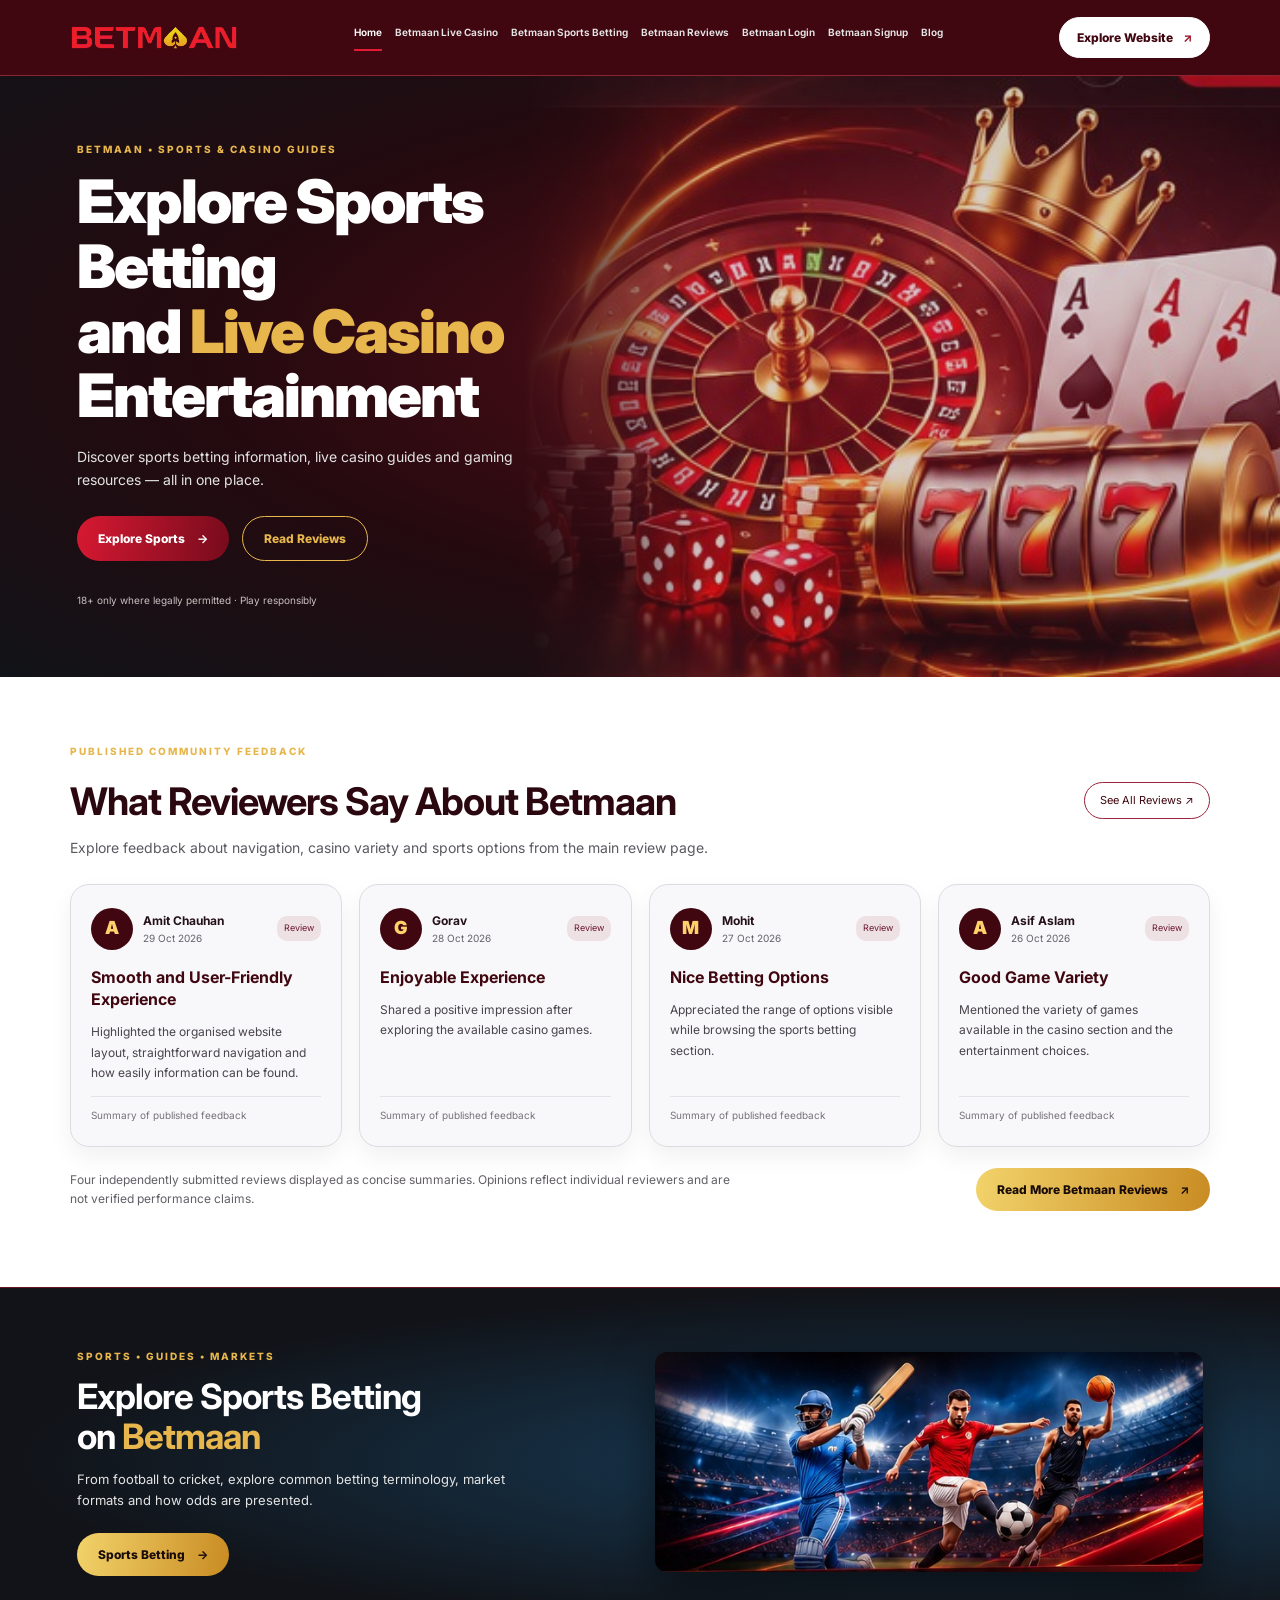
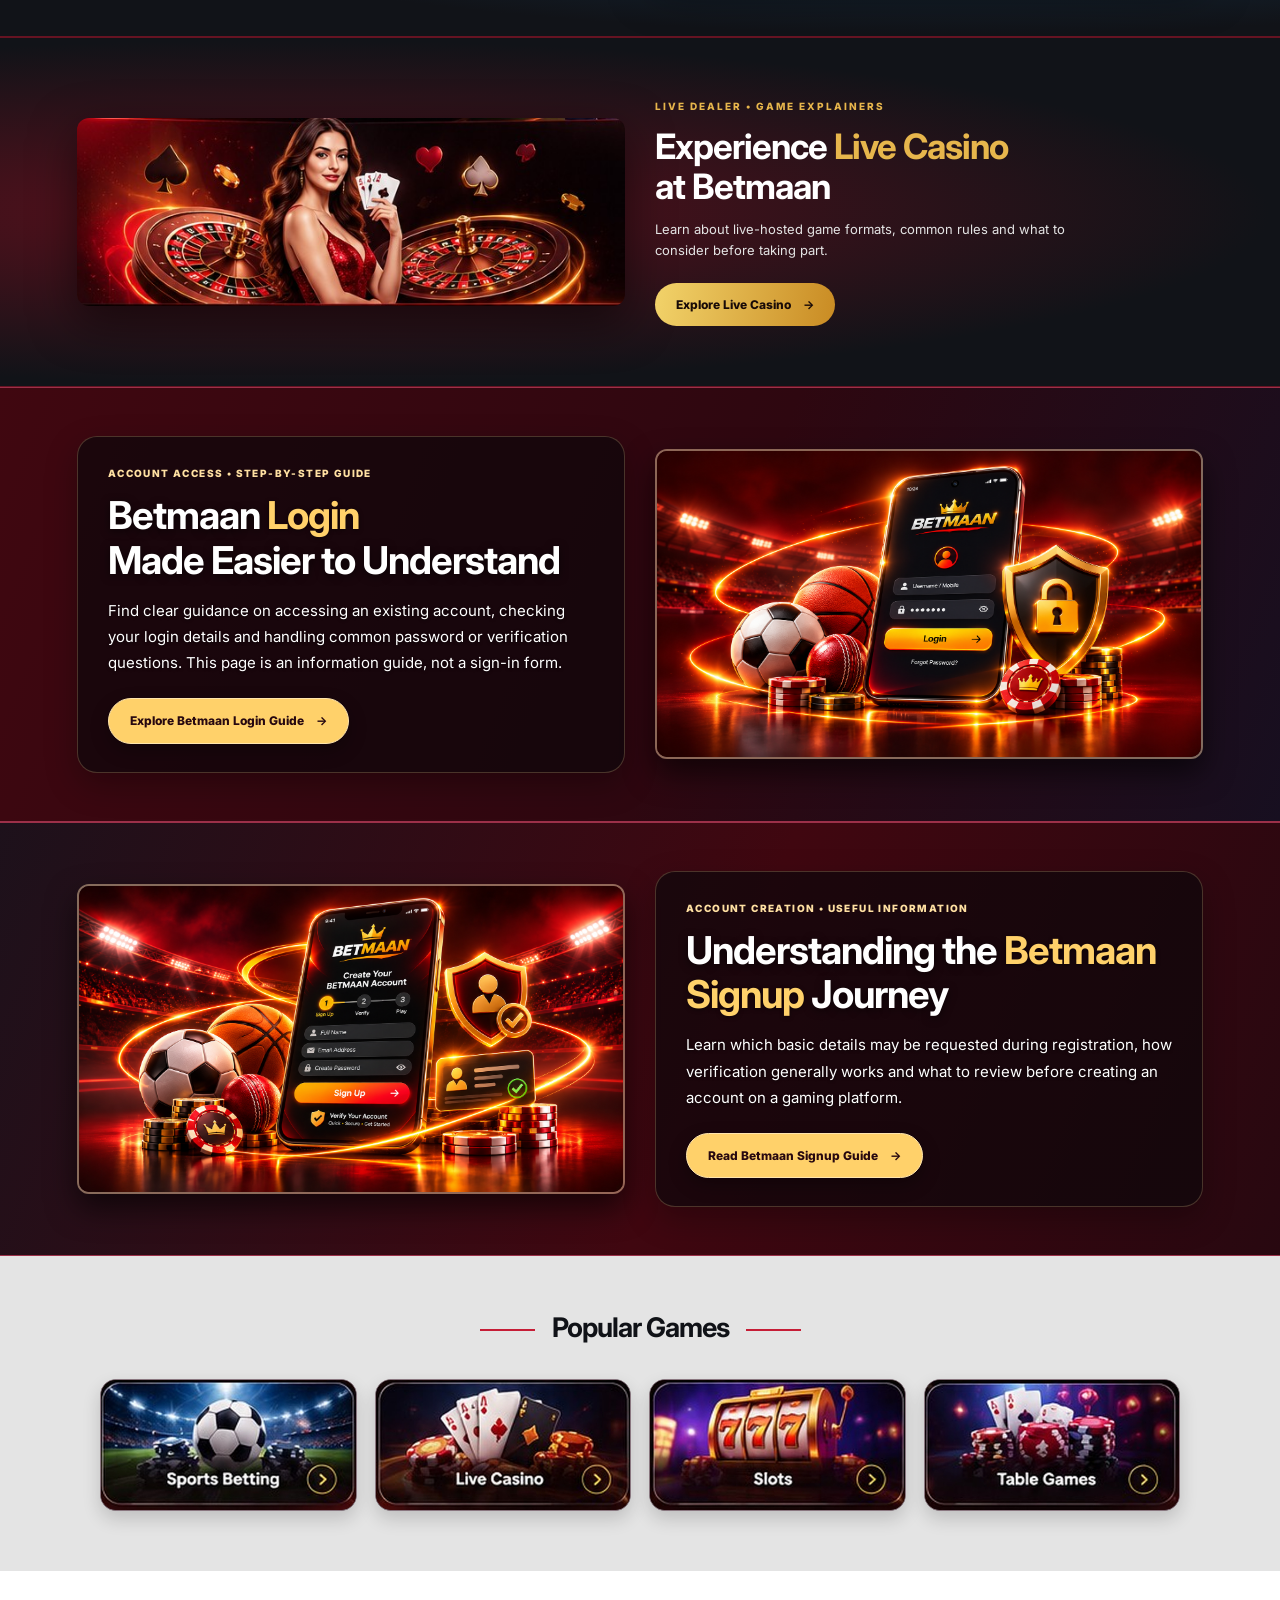
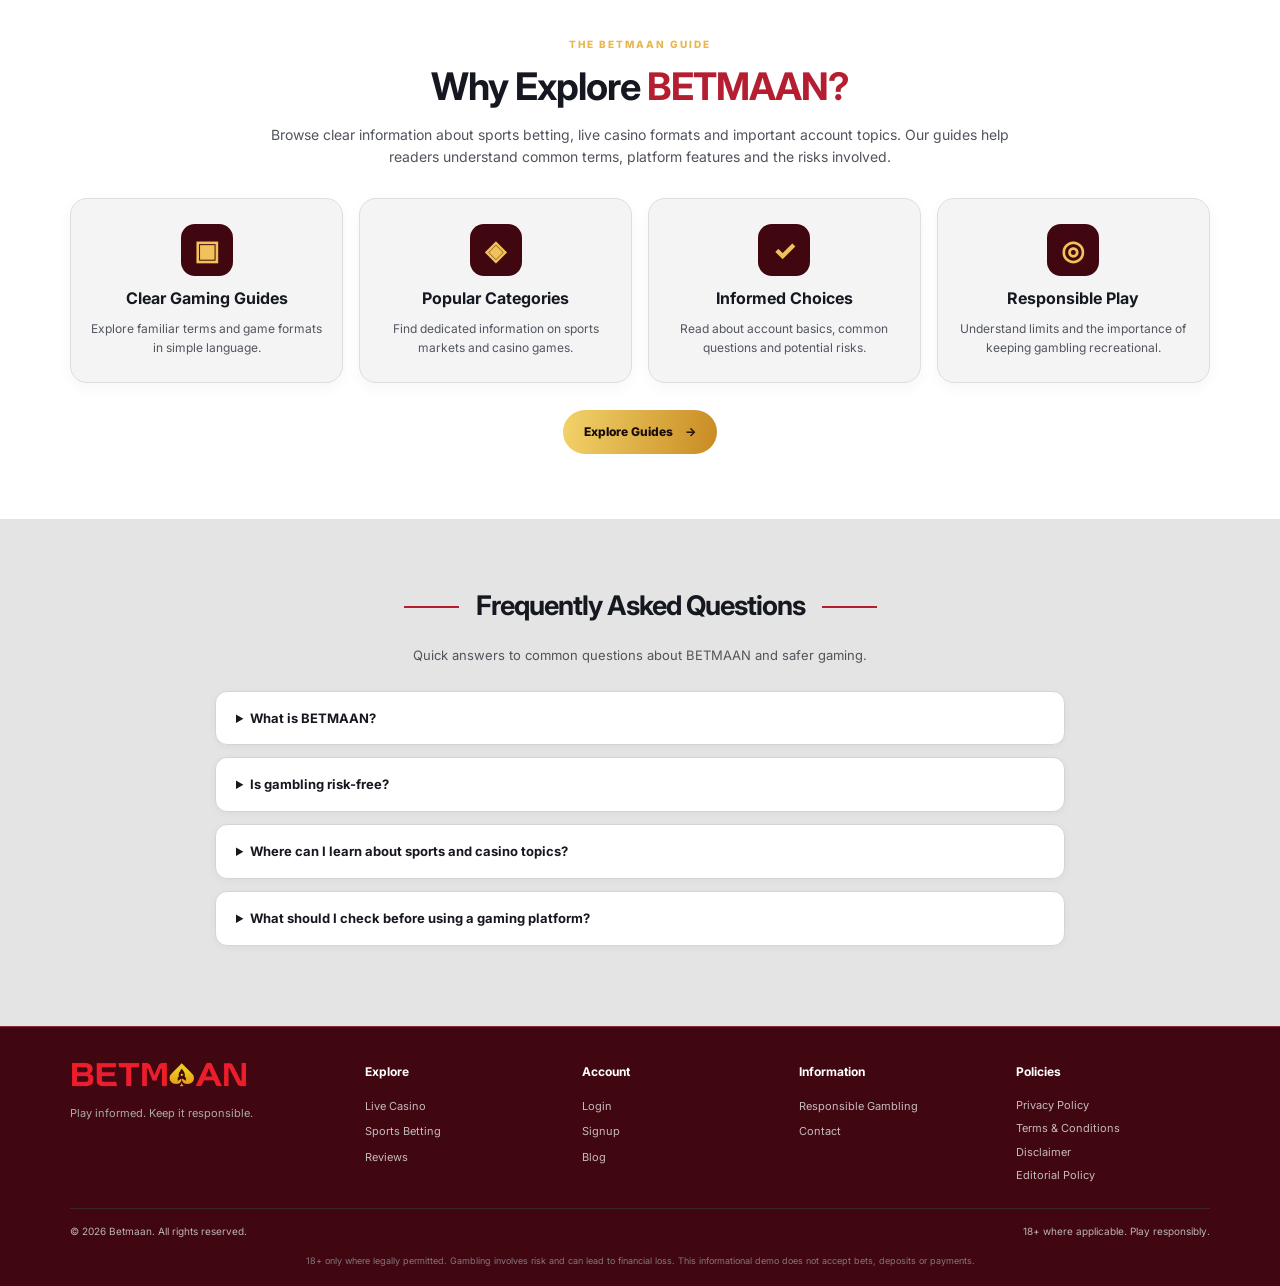
<file: index.html>
<!DOCTYPE html>

<html lang="en"><head><meta name="google-site-verification" content="p8-ISRIgD1TOd1aav4Lm8updmFrkpfln2JLU0tNY_y4" /><meta charset="utf-8"/><meta content="width=device-width,initial-scale=1" name="viewport"/>
<title>Betmaan Guides | Sports, Casino, Reviews and Account Help</title><meta content="Explore Betmaan guides for sports betting, live casino, reviews, login, signup and helpful account information in one easy place." name="description"/>
<link href="https://fonts.googleapis.com" rel="preconnect"/><link crossorigin="" href="https://fonts.gstatic.com" rel="preconnect"/>
<link href="https://fonts.googleapis.com/css2?family=Inter:wght@400;500;600;700;800;900&amp;display=swap" rel="stylesheet"/><link href="styles.css" rel="stylesheet"/><link href="https://betmaan.netlify.app/" rel="canonical"/><meta content="https://betmaanreviews.com/" property="og:url"/></head>
<body><header class="header">
<a class="logo" href="index.html"><img alt="BETMAAN" src="assets/betmaan-logo.png"/></a>
<button aria-expanded="false" aria-label="Toggle menu" class="nav-toggle">☰</button>
<nav class="nav"><a class="active" href="index.html">Home</a><a class="" href="live-casino.html">Betmaan Live Casino</a><a class="" href="sports-betting.html">Betmaan Sports Betting</a><a class="" href="reviews.html">Betmaan Reviews</a><a class="" href="login.html">Betmaan Login</a><a class="" href="signup.html">Betmaan Signup</a><a class="" href="blog.html">Blog</a></nav>
<a class="top-cta" href="https://betmaanreviews.com/">Explore Website <b>↗</b></a>
</header><main><section class="home-hero">
<div class="hero-copy"><p class="eyebrow">BETMAAN • SPORTS &amp; CASINO GUIDES</p><h1>Explore Sports Betting<br/>and <em>Live Casino</em><br/>Entertainment</h1>
<p>Discover sports betting information, live casino guides and gaming resources — all in one place.</p>
<div class="buttons"><a class="btn red" href="sports-betting.html">Explore Sports <b>→</b></a><a class="btn outline" href="reviews.html">Read Reviews</a></div>
<small class="note">18+ only where legally permitted · Play responsibly</small></div>
<div class="hero-img"></div>
</section>
<section aria-labelledby="home-published-reviews-heading" class="section published-reviews" id="home-published-reviews"><div class="published-reviews-inner"><div class="section-title"><div><p class="eyebrow">PUBLISHED COMMUNITY FEEDBACK</p><h2 id="home-published-reviews-heading">What Reviewers Say About Betmaan</h2><p>Explore feedback about navigation, casino variety and sports options from the main review page.</p></div><a class="outline-link" href="https://betmaanreviews.com/betmaan-reviews/" rel="noopener noreferrer" target="_blank">See All Reviews ↗</a></div><div class="published-review-grid"><article class="actual-review-card"><div class="review-card-top"><span aria-hidden="true" class="review-avatar">A</span><div><strong>Amit Chauhan</strong><time datetime="2026-10-29">29 Oct 2026</time></div><span class="verified-source" title="Summary sourced from the public review page">Review</span></div><h3>Smooth and User-Friendly Experience</h3><p>Highlighted the organised website layout, straightforward navigation and how easily information can be found.</p><span class="review-card-source">Summary of published feedback</span></article><article class="actual-review-card"><div class="review-card-top"><span aria-hidden="true" class="review-avatar">G</span><div><strong>Gorav</strong><time datetime="2026-10-28">28 Oct 2026</time></div><span class="verified-source" title="Summary sourced from the public review page">Review</span></div><h3>Enjoyable Experience</h3><p>Shared a positive impression after exploring the available casino games.</p><span class="review-card-source">Summary of published feedback</span></article><article class="actual-review-card"><div class="review-card-top"><span aria-hidden="true" class="review-avatar">M</span><div><strong>Mohit</strong><time datetime="2026-10-27">27 Oct 2026</time></div><span class="verified-source" title="Summary sourced from the public review page">Review</span></div><h3>Nice Betting Options</h3><p>Appreciated the range of options visible while browsing the sports betting section.</p><span class="review-card-source">Summary of published feedback</span></article><article class="actual-review-card"><div class="review-card-top"><span aria-hidden="true" class="review-avatar">A</span><div><strong>Asif Aslam</strong><time datetime="2026-10-26">26 Oct 2026</time></div><span class="verified-source" title="Summary sourced from the public review page">Review</span></div><h3>Good Game Variety</h3><p>Mentioned the variety of games available in the casino section and the entertainment choices.</p><span class="review-card-source">Summary of published feedback</span></article></div><div class="published-reviews-footer"><p>Four independently submitted reviews displayed as concise summaries. Opinions reflect individual reviewers and are not verified performance claims.</p><a class="btn gold" href="https://betmaanreviews.com/betmaan-reviews/" rel="noopener noreferrer" target="_blank">Read More Betmaan Reviews <b>↗</b></a></div></div></section>
<section class="split sports-split"><div><p class="eyebrow">SPORTS • GUIDES • MARKETS</p><h2>Explore Sports Betting<br/>on <em>Betmaan</em></h2><p>From football to cricket, explore common betting terminology, market formats and how odds are presented.</p><a class="btn gold" href="sports-betting.html">Sports Betting <b>→</b></a></div><img alt="Sports betting banner artwork cropped from supplied reference" src="assets/sports-banner.jpg"/></section>
<section class="split casino-split"><img alt="Live casino artwork cropped from supplied reference" src="assets/live-casino.jpg"/><div><p class="eyebrow">LIVE DEALER • GAME EXPLAINERS</p><h2>Experience <em>Live Casino</em><br/>at Betmaan</h2><p>Learn about live-hosted game formats, common rules and what to consider before taking part.</p><a class="btn gold" href="live-casino.html">Explore Live Casino <b>→</b></a></div></section><section aria-label="LOGIN INFORMATION" class="split login-split"><div><p class="eyebrow">ACCOUNT ACCESS • STEP-BY-STEP GUIDE</p><h2>Betmaan <em>Login</em><br/>Made Easier to Understand</h2><p>Find clear guidance on accessing an existing account, checking your login details and handling common password or verification questions. This page is an information guide, not a sign-in form.</p><a class="btn gold" href="login.html">Explore Betmaan Login Guide <b>→</b></a></div><img alt="Laptop and smartphone showing a secure account access concept" loading="lazy" src="assets/login-premium-hero.png"/></section><section aria-label="SIGNUP INFORMATION" class="split signup-split"><img alt="Smartphone account registration guide illustration" loading="lazy" src="assets/signup-premium-hero.png"/><div><p class="eyebrow">ACCOUNT CREATION • USEFUL INFORMATION</p><h2>Understanding the <em>Betmaan Signup</em> Journey</h2><p>Learn which basic details may be requested during registration, how verification generally works and what to review before creating an account on a gaming platform.</p><a class="btn gold" href="signup.html">Read Betmaan Signup Guide <b>→</b></a></div></section>
<section aria-labelledby="popular-topics-title" class="section topics">
<div class="center-heading"><span></span><h2 id="popular-topics-title">Popular Games</h2><span></span></div>
<div class="topic-grid">
<a aria-label="Explore sports betting" class="topic" href="sports-betting.html"><img alt="Football stadium and sports betting" src="assets/topic-sports.jpg"/><span class="sr-only">Sports Betting</span></a>
<a aria-label="Explore live casino" class="topic" href="live-casino.html"><img alt="Cards, dice and casino chips" src="assets/topic-casino.jpg"/><span class="sr-only">Live Casino</span></a>
<a aria-label="Explore slots guides" class="topic" href="blog.html"><img alt="Golden 777 slot machine" src="assets/topic-slots.jpg"/><span class="sr-only">Slots</span></a>
<a aria-label="Explore table games" class="topic" href="blog.html"><img alt="Playing cards and table game chips" src="assets/topic-table.jpg"/><span class="sr-only">Table Games</span></a>
</div>
</section>
<section aria-labelledby="why-title" class="section why-betmaan" id="responsible">
<div class="why-intro"><p class="eyebrow">THE BETMAAN GUIDE</p><h2 id="why-title">Why Explore <em>BETMAAN?</em></h2><p>Browse clear information about sports betting, live casino formats and important account topics. Our guides help readers understand common terms, platform features and the risks involved.</p></div>
<div class="why-grid">
<article class="why-card"><span class="why-icon">▣</span><h3>Clear Gaming Guides</h3><p>Explore familiar terms and game formats in simple language.</p></article>
<article class="why-card"><span class="why-icon">◈</span><h3>Popular Categories</h3><p>Find dedicated information on sports markets and casino games.</p></article>
<article class="why-card"><span class="why-icon">✓</span><h3>Informed Choices</h3><p>Read about account basics, common questions and potential risks.</p></article>
<article class="why-card"><span class="why-icon">◎</span><h3>Responsible Play</h3><p>Understand limits and the importance of keeping gambling recreational.</p></article>
</div>
<div class="why-action"><a class="btn gold" href="https://betmaanreviews.com/">Explore Guides <b>→</b></a></div>
</section>
<section aria-labelledby="faq-title" class="section home-faq">
<div class="center-heading"><span></span><h2 id="faq-title">Frequently Asked Questions</h2><span></span></div>
<p class="faq-intro">Quick answers to common questions about BETMAAN and safer gaming.</p>
<div class="faq-list">
<details><summary>What is BETMAAN?</summary><p>BETMAAN provides information about sports betting, live casino topics and related account guides.</p></details>
<details><summary>Is gambling risk-free?</summary><p>No. Gambling involves financial risk, and losses are possible. Set limits and never wager money needed for essentials.</p></details>
<details><summary>Where can I learn about sports and casino topics?</summary><p>Start with the Sports Betting and Live Casino pages for explanations of common game and market formats.</p></details>
<details><summary>What should I check before using a gaming platform?</summary><p>Check local laws, age restrictions, platform terms and support details before creating an account.</p></details>
</div>
</section></main><footer class="footer">
<div class="footer-top">
<div><a class="logo" href="index.html"><img alt="BETMAAN" src="assets/betmaan-logo.png"/></a><p>Play informed. Keep it responsible.</p></div>
<div><h4>Explore</h4><a href="live-casino.html">Live Casino</a><a href="sports-betting.html">Sports Betting</a><a href="reviews.html">Reviews</a></div>
<div><h4>Account</h4><a href="login.html">Login</a><a href="signup.html">Signup</a><a href="blog.html">Blog</a></div>
<div><h4>Information</h4><a href="index.html#responsible">Responsible Gambling</a><a href="mailto:hello@betmaanreviews.com">Contact</a></div>
<div class="footer-policies"><h4>Policies</h4><a href="https://betmaanreviews.com/privacy-policy/" rel="noopener noreferrer" target="_blank">Privacy Policy</a><a href="https://betmaanreviews.com/terms-conditions/" rel="noopener noreferrer" target="_blank">Terms &amp; Conditions</a><a href="https://betmaanreviews.com/disclaimer/" rel="noopener noreferrer" target="_blank">Disclaimer</a><a href="https://betmaanreviews.com/editorial-policy/" rel="noopener noreferrer" target="_blank">Editorial Policy</a></div></div>
<div class="footer-bottom"><span>© <span id="year"></span> Betmaan. All rights reserved.</span><span>18+ where applicable. Play responsibly.</span></div>
<p class="disclaimer">18+ only where legally permitted. Gambling involves risk and can lead to financial loss. This informational demo does not accept bets, deposits or payments.</p>
</footer><script src="script.js"></script></body></html>
</file>
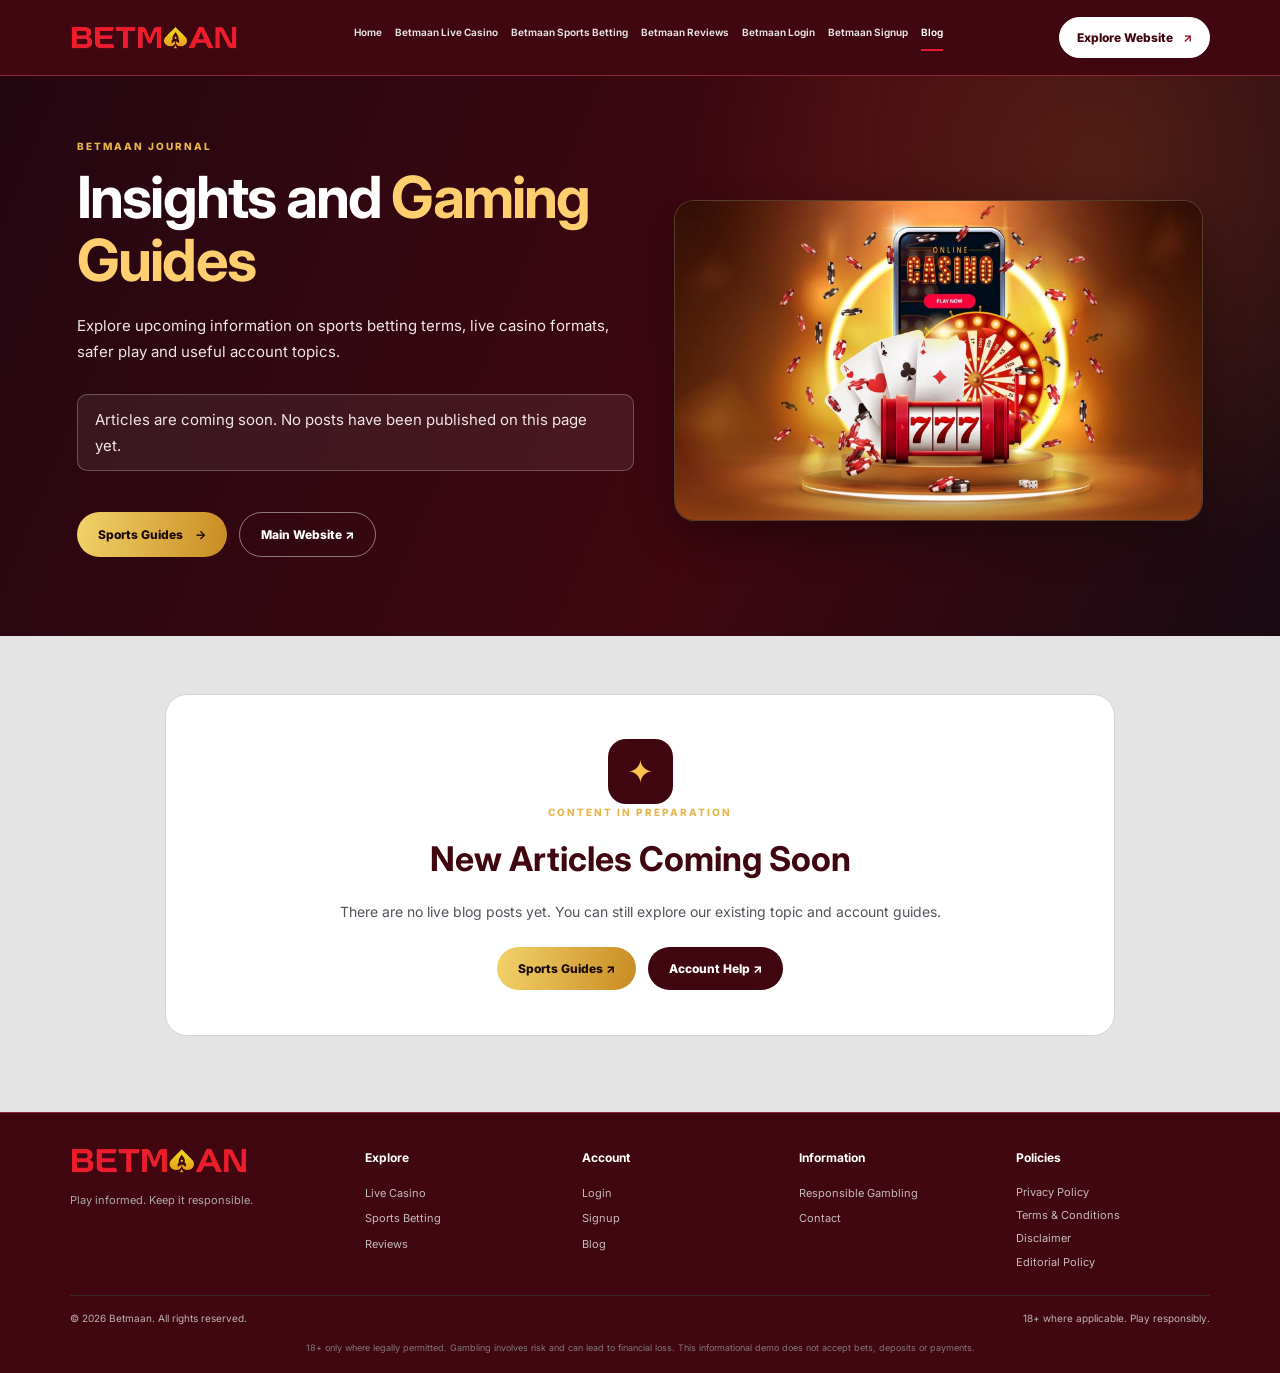
<file: blog.html>
<!DOCTYPE html>

<html lang="en"><head><meta charset="utf-8"/><meta content="width=device-width,initial-scale=1" name="viewport"/>
<title>Betmaan Blog | New Articles Coming Soon</title>
<meta content="The Betmaan Blog will soon publish sports betting, live casino and account guide articles. New Articles Coming Soon on this page." name="description"/>
<link href="https://fonts.googleapis.com" rel="preconnect"/><link crossorigin="" href="https://fonts.gstatic.com" rel="preconnect"/>
<link href="https://fonts.googleapis.com/css2?family=Inter:wght@400;500;600;700;800;900&amp;display=swap" rel="stylesheet"/><link href="styles.css" rel="stylesheet"/><link href="https://betmaanreviews.com/blog.html" rel="canonical"/><meta content="https://betmaanreviews.com/blog.html" property="og:url"/></head>
<body><header class="header">
<a class="logo" href="index.html"><img alt="BETMAAN" src="assets/betmaan-logo.png"/></a>
<button aria-expanded="false" aria-label="Toggle menu" class="nav-toggle">☰</button>
<nav class="nav"><a href="index.html">Home</a><a href="live-casino.html">Betmaan Live Casino</a><a href="sports-betting.html">Betmaan Sports Betting</a><a href="reviews.html">Betmaan Reviews</a><a href="login.html">Betmaan Login</a><a href="signup.html">Betmaan Signup</a><a class="active" href="blog.html">Blog</a></nav>
<a class="top-cta" href="https://betmaanreviews.com/">Explore Website <b>↗</b></a>
</header><main>
<section class="guide-hero premium-guide-hero blog-opening"><div class="guide-hero-copy"><p class="eyebrow">BETMAAN JOURNAL</p><h1>Insights and <em>Gaming Guides</em></h1><p>Explore upcoming information on sports betting terms, live casino formats, safer play and useful account topics.</p><p class="launch-note">Articles are coming soon. No posts have been published on this page yet.</p><div class="buttons dual-buttons"><a class="btn gold" href="sports-betting.html">Sports Guides <b>→</b></a><a class="btn outline light-outline" href="https://betmaanreviews.com/">Main Website ↗</a></div></div><img alt="Online casino themed blog coming soon illustration" src="assets/blog-coming.jpg"/></section><section aria-labelledby="coming-title" class="section blog-coming blog-coming-screenshot"><div class="coming-panel"><div aria-hidden="true" class="coming-symbol">✦</div><p class="eyebrow">CONTENT IN PREPARATION</p><h2 id="coming-title">New Articles Coming Soon</h2><p>There are no live blog posts yet. You can still explore our existing topic and account guides.</p><div class="coming-buttons"><a class="btn gold" href="sports-betting.html">Sports Guides ↗</a><a class="btn blog-secondary" href="login.html">Account Help ↗</a></div></div></section>
</main><footer class="footer"><div class="footer-top"><div><a class="logo" href="index.html"><img alt="BETMAAN" src="assets/betmaan-logo.png"/></a><p>Play informed. Keep it responsible.</p></div><div><h4>Explore</h4><a href="live-casino.html">Live Casino</a><a href="sports-betting.html">Sports Betting</a><a href="reviews.html">Reviews</a></div><div><h4>Account</h4><a href="login.html">Login</a><a href="signup.html">Signup</a><a href="blog.html">Blog</a></div><div><h4>Information</h4><a href="index.html#responsible">Responsible Gambling</a><a href="mailto:hello@betmaanreviews.com">Contact</a></div><div class="footer-policies"><h4>Policies</h4><a href="https://betmaanreviews.com/privacy-policy/" rel="noopener noreferrer" target="_blank">Privacy Policy</a><a href="https://betmaanreviews.com/terms-conditions/" rel="noopener noreferrer" target="_blank">Terms &amp; Conditions</a><a href="https://betmaanreviews.com/disclaimer/" rel="noopener noreferrer" target="_blank">Disclaimer</a><a href="https://betmaanreviews.com/editorial-policy/" rel="noopener noreferrer" target="_blank">Editorial Policy</a></div></div><div class="footer-bottom"><span>© <span id="year"></span> Betmaan. All rights reserved.</span><span>18+ where applicable. Play responsibly.</span></div><p class="disclaimer">18+ only where legally permitted. Gambling involves risk and can lead to financial loss. This informational demo does not accept bets, deposits or payments.</p></footer><script src="script.js"></script></body></html>
</file>
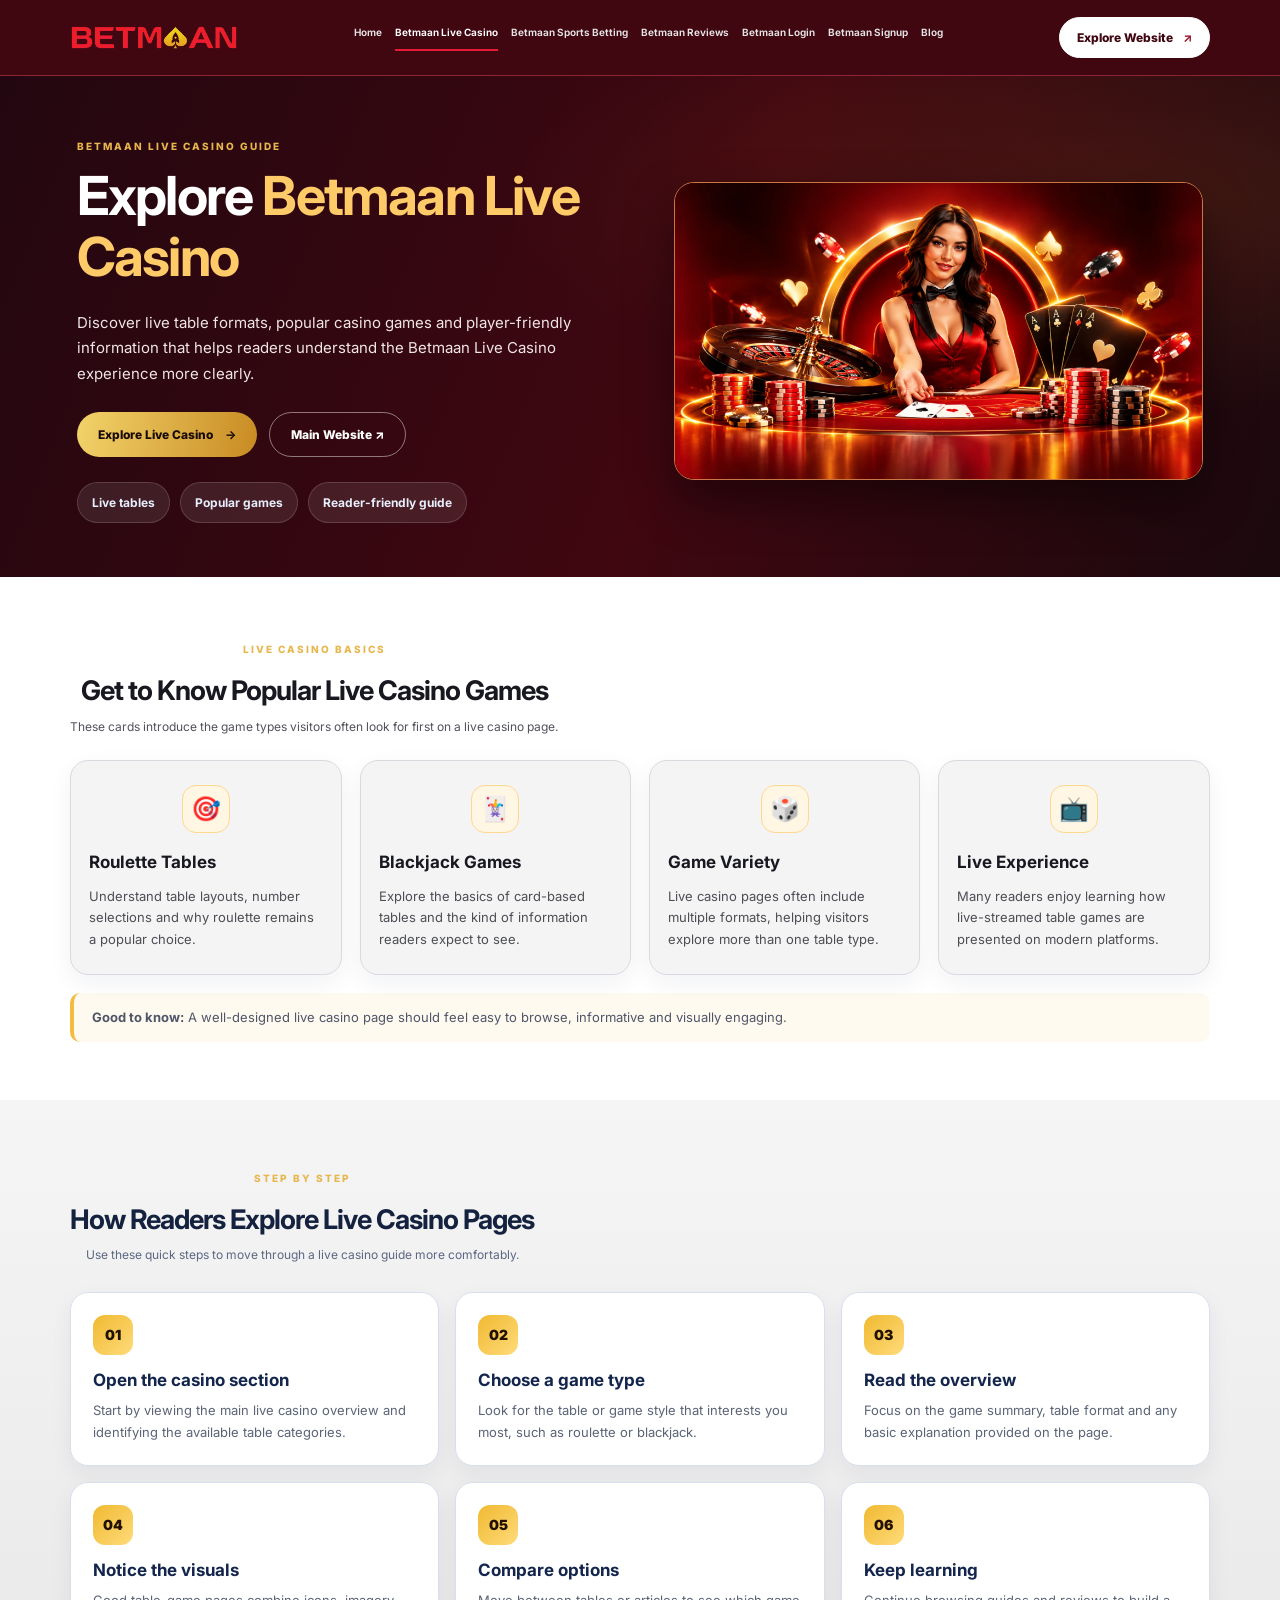
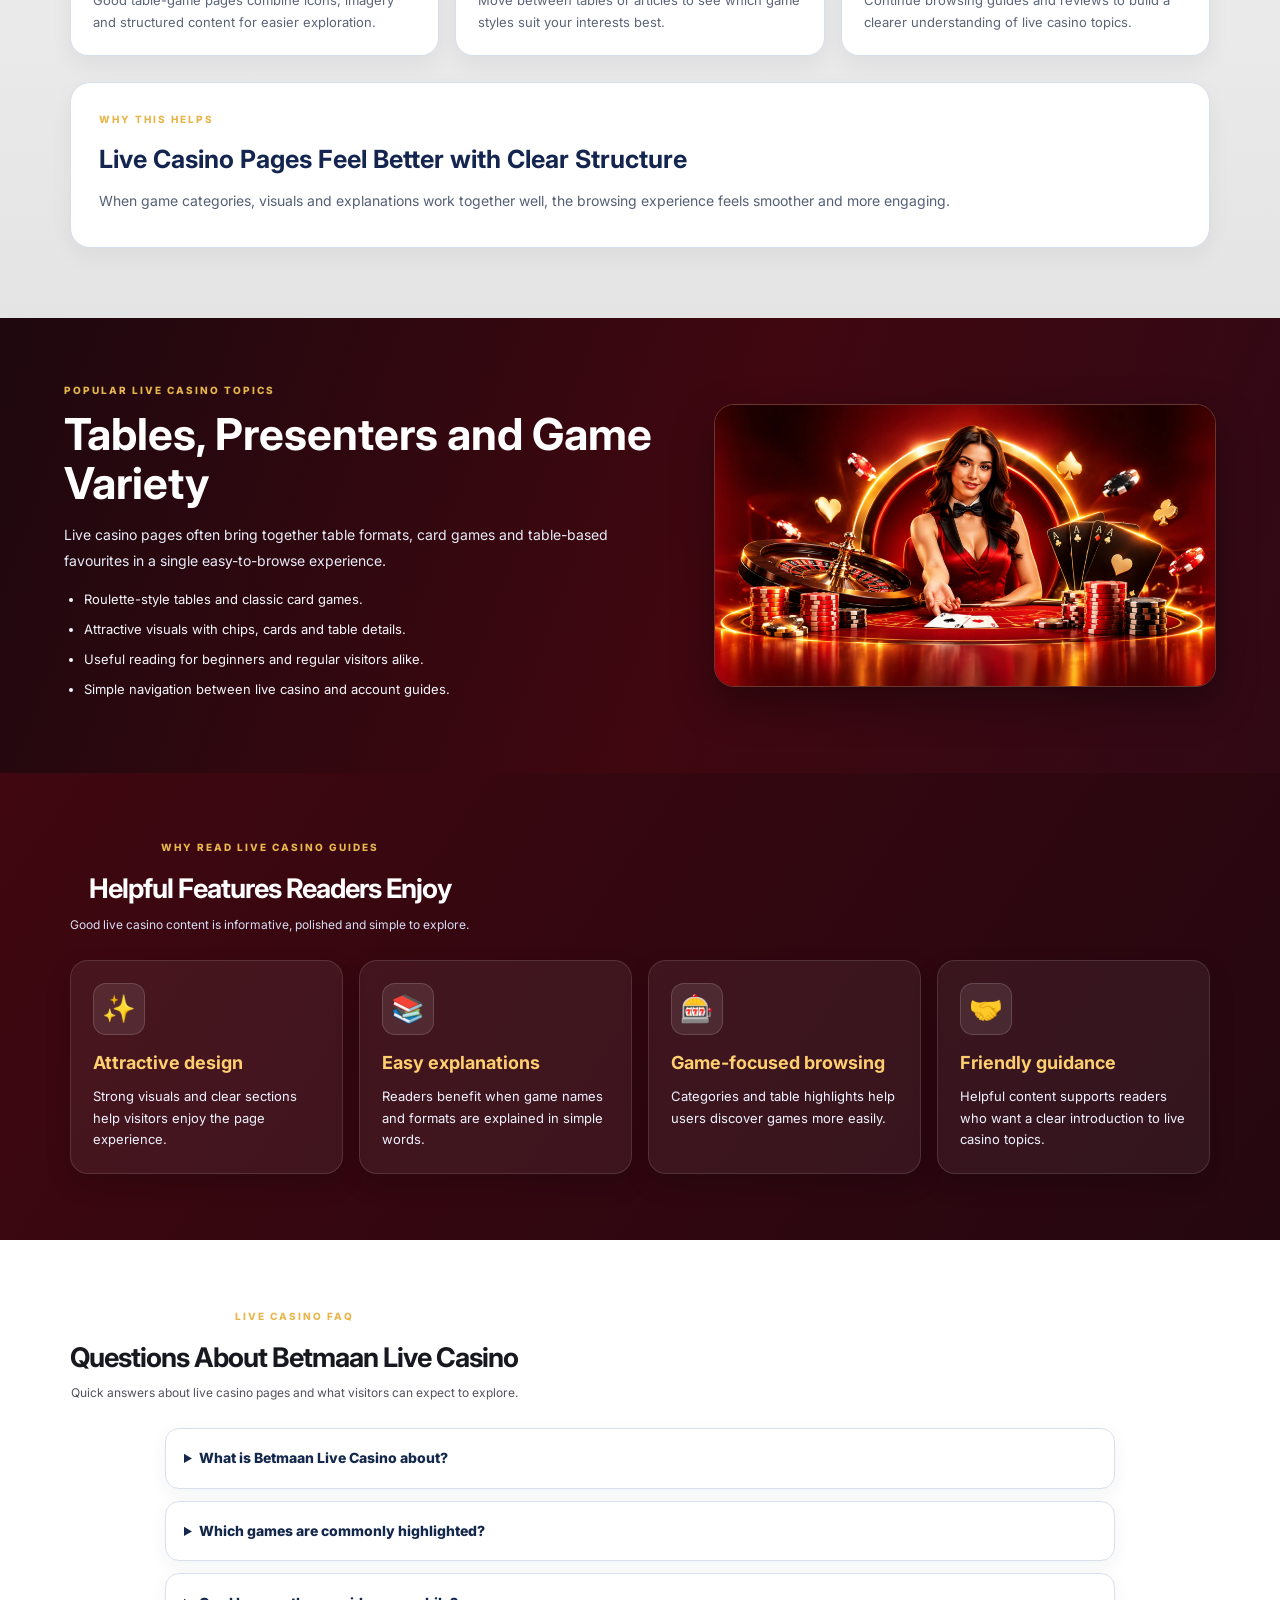
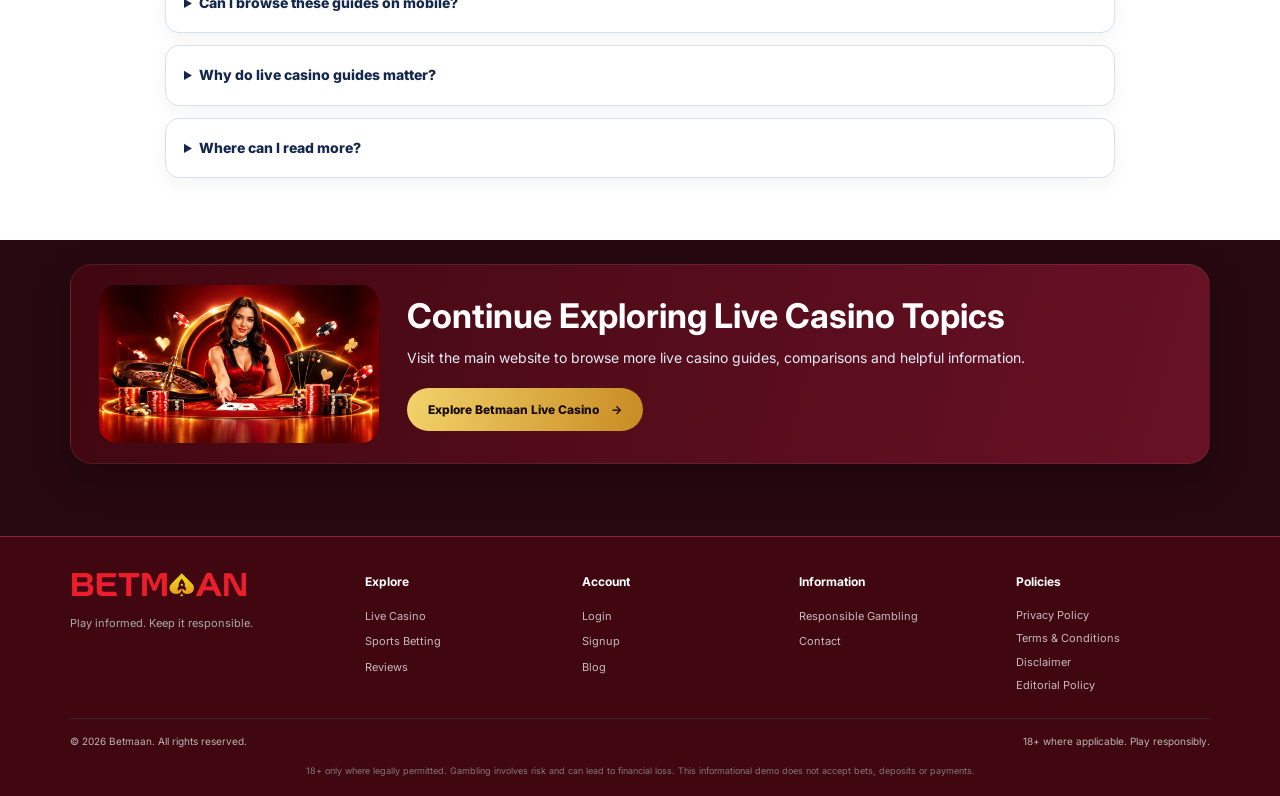
<file: live-casino.html>
<!DOCTYPE html>

<html lang="en"><head><meta charset="utf-8"/><meta content="width=device-width,initial-scale=1" name="viewport"/>
<title>Betmaan Live Casino Guide | Tables, Games and Tips</title>
<meta content="Explore the Betmaan Live Casino guide for table game basics, live dealer formats, game highlights and helpful tips in a clear and positive style." name="description"/>
<link href="https://fonts.googleapis.com" rel="preconnect"/><link crossorigin="" href="https://fonts.gstatic.com" rel="preconnect"/>
<link href="https://fonts.googleapis.com/css2?family=Inter:wght@400;500;600;700;800;900&amp;display=swap" rel="stylesheet"/><link href="styles.css" rel="stylesheet"/><meta name="robots" content="index, follow"><link href="https://betmaan.netlify.app/live-casino" rel="canonical"/><meta content="https://betmaanreviews.com/live-casino.html" property="og:url"/></head>
<body><header class="header">
<a class="logo" href="index.html"><img alt="BETMAAN" src="assets/betmaan-logo.png"/></a>
<button aria-expanded="false" aria-label="Toggle menu" class="nav-toggle">☰</button>
<nav class="nav"><a href="index.html">Home</a><a class="active" href="live-casino.html">Betmaan Live Casino</a><a href="sports-betting.html">Betmaan Sports Betting</a><a href="reviews.html">Betmaan Reviews</a><a href="login.html">Betmaan Login</a><a href="signup.html">Betmaan Signup</a><a href="blog.html">Blog</a></nav>
<a class="top-cta" href="https://betmaanreviews.com/">Explore Website <b>↗</b></a>
</header><main>
<section class="guide-hero premium-guide-hero topical-hero"><div class="guide-hero-copy"><p class="eyebrow">BETMAAN LIVE CASINO GUIDE</p><h1>Explore <em>Betmaan Live Casino</em></h1><p>Discover live table formats, popular casino games and player-friendly information that helps readers understand the Betmaan Live Casino experience more clearly.</p><div class="buttons dual-buttons"><a class="btn gold" href="#casino-basics">Explore Live Casino <b>→</b></a><a class="btn outline light-outline" href="https://betmaanreviews.com/">Main Website ↗</a></div><div class="hero-tags"><span>Live tables</span><span>Popular games</span><span>Reader-friendly guide</span></div></div><img alt="Betmaan live casino illustration" src="assets/live-page-main.webp"/></section>
<section class="section light-guide premium-pillars" id="casino-basics"><div class="section-title compact-center"><div><p class="eyebrow">LIVE CASINO BASICS</p><h2>Get to Know Popular Live Casino Games</h2><p>These cards introduce the game types visitors often look for first on a live casino page.</p></div></div><div class="info-card-grid four-grid"><article class="info-card soft-card"><span aria-hidden="true">🎯</span><h3>Roulette Tables</h3><p>Understand table layouts, number selections and why roulette remains a popular choice.</p></article><article class="info-card soft-card"><span aria-hidden="true">🃏</span><h3>Blackjack Games</h3><p>Explore the basics of card-based tables and the kind of information readers expect to see.</p></article><article class="info-card soft-card"><span aria-hidden="true">🎲</span><h3>Game Variety</h3><p>Live casino pages often include multiple formats, helping visitors explore more than one table type.</p></article><article class="info-card soft-card"><span aria-hidden="true">📺</span><h3>Live Experience</h3><p>Many readers enjoy learning how live-streamed table games are presented on modern platforms.</p></article></div><div class="inline-note"><strong>Good to know:</strong> A well-designed live casino page should feel easy to browse, informative and visually engaging.</div></section>
<section class="section premium-steps-section topical-light"><div class="section-title compact-center light-copy"><div><p class="eyebrow">STEP BY STEP</p><h2>How Readers Explore Live Casino Pages</h2><p>Use these quick steps to move through a live casino guide more comfortably.</p></div></div><div class="premium-steps-grid six-grid"><article><span>01</span><h3>Open the casino section</h3><p>Start by viewing the main live casino overview and identifying the available table categories.</p></article><article><span>02</span><h3>Choose a game type</h3><p>Look for the table or game style that interests you most, such as roulette or blackjack.</p></article><article><span>03</span><h3>Read the overview</h3><p>Focus on the game summary, table format and any basic explanation provided on the page.</p></article><article><span>04</span><h3>Notice the visuals</h3><p>Good table-game pages combine icons, imagery and structured content for easier exploration.</p></article><article><span>05</span><h3>Compare options</h3><p>Move between tables or articles to see which game styles suit your interests best.</p></article><article><span>06</span><h3>Keep learning</h3><p>Continue browsing guides and reviews to build a clearer understanding of live casino topics.</p></article></div><div class="wide-info-card"><p class="eyebrow">WHY THIS HELPS</p><h3>Live Casino Pages Feel Better with Clear Structure</h3><p>When game categories, visuals and explanations work together well, the browsing experience feels smoother and more engaging.</p></div></section>
<section class="section premium-split-band topical-split"><div><p class="eyebrow">POPULAR LIVE CASINO TOPICS</p><h2>Tables, Presenters and Game Variety</h2><p>Live casino pages often bring together table formats, card games and table-based favourites in a single easy-to-browse experience.</p><ul class="clean-list"><li>Roulette-style tables and classic card games.</li><li>Attractive visuals with chips, cards and table details.</li><li>Useful reading for beginners and regular visitors alike.</li><li>Simple navigation between live casino and account guides.</li></ul></div><img alt="Live casino artwork" loading="lazy" src="assets/live-page-main.webp"/></section>
<section class="section premium-issues-section topical-features"><div class="section-title compact-center light-copy"><div><p class="eyebrow">WHY READ LIVE CASINO GUIDES</p><h2>Helpful Features Readers Enjoy</h2><p>Good live casino content is informative, polished and simple to explore.</p></div></div><div class="issue-card-grid four-grid"><article><div aria-hidden="true" class="feature-icon">✨</div><h3>Attractive design</h3><p>Strong visuals and clear sections help visitors enjoy the page experience.</p></article><article><div aria-hidden="true" class="feature-icon">📚</div><h3>Easy explanations</h3><p>Readers benefit when game names and formats are explained in simple words.</p></article><article><div aria-hidden="true" class="feature-icon">🎰</div><h3>Game-focused browsing</h3><p>Categories and table highlights help users discover games more easily.</p></article><article><div aria-hidden="true" class="feature-icon">🤝</div><h3>Friendly guidance</h3><p>Helpful content supports readers who want a clear introduction to live casino topics.</p></article></div></section>
<section class="section light-guide premium-faq-section"><div class="section-title compact-center"><div><p class="eyebrow">LIVE CASINO FAQ</p><h2>Questions About Betmaan Live Casino</h2><p>Quick answers about live casino pages and what visitors can expect to explore.</p></div></div><div class="guide-faq premium-faq-list"><details><summary>What is Betmaan Live Casino about?</summary><p>It focuses on live casino topics, game categories and page content related to live dealer-style entertainment.</p></details><details><summary>Which games are commonly highlighted?</summary><p>Readers often expect roulette, blackjack and other popular live table formats.</p></details><details><summary>Can I browse these guides on mobile?</summary><p>Yes. The page structure is built to remain clear and visually strong across devices.</p></details><details><summary>Why do live casino guides matter?</summary><p>They help readers understand game categories and explore the platform with more confidence.</p></details><details><summary>Where can I read more?</summary><p>You can visit the main Betmaan Reviews website for more live casino topics and related guides.</p></details></div></section>
<section class="section premium-cta-banner topical-last"><div class="cta-banner-box"><img alt="Betmaan live casino artwork" loading="lazy" src="assets/live-page-main.webp"/><div><h2>Continue Exploring Live Casino Topics</h2><p>Visit the main website to browse more live casino guides, comparisons and helpful information.</p><a class="btn gold" href="https://betmaanreviews.com/">Explore Betmaan Live Casino <b>→</b></a></div></div></section></main><footer class="footer"><div class="footer-top"><div><a class="logo" href="index.html"><img alt="BETMAAN" src="assets/betmaan-logo.png"/></a><p>Play informed. Keep it responsible.</p></div><div><h4>Explore</h4><a href="live-casino.html">Live Casino</a><a href="sports-betting.html">Sports Betting</a><a href="reviews.html">Reviews</a></div><div><h4>Account</h4><a href="login.html">Login</a><a href="signup.html">Signup</a><a href="blog.html">Blog</a></div><div><h4>Information</h4><a href="index.html#responsible">Responsible Gambling</a><a href="mailto:hello@betmaanreviews.com">Contact</a></div><div class="footer-policies"><h4>Policies</h4><a href="https://betmaanreviews.com/privacy-policy/" rel="noopener noreferrer" target="_blank">Privacy Policy</a><a href="https://betmaanreviews.com/terms-conditions/" rel="noopener noreferrer" target="_blank">Terms &amp; Conditions</a><a href="https://betmaanreviews.com/disclaimer/" rel="noopener noreferrer" target="_blank">Disclaimer</a><a href="https://betmaanreviews.com/editorial-policy/" rel="noopener noreferrer" target="_blank">Editorial Policy</a></div></div><div class="footer-bottom"><span>© <span id="year"></span> Betmaan. All rights reserved.</span><span>18+ where applicable. Play responsibly.</span></div><p class="disclaimer">18+ only where legally permitted. Gambling involves risk and can lead to financial loss. This informational demo does not accept bets, deposits or payments.</p></footer><script src="script.js"></script></body></html>
</file>
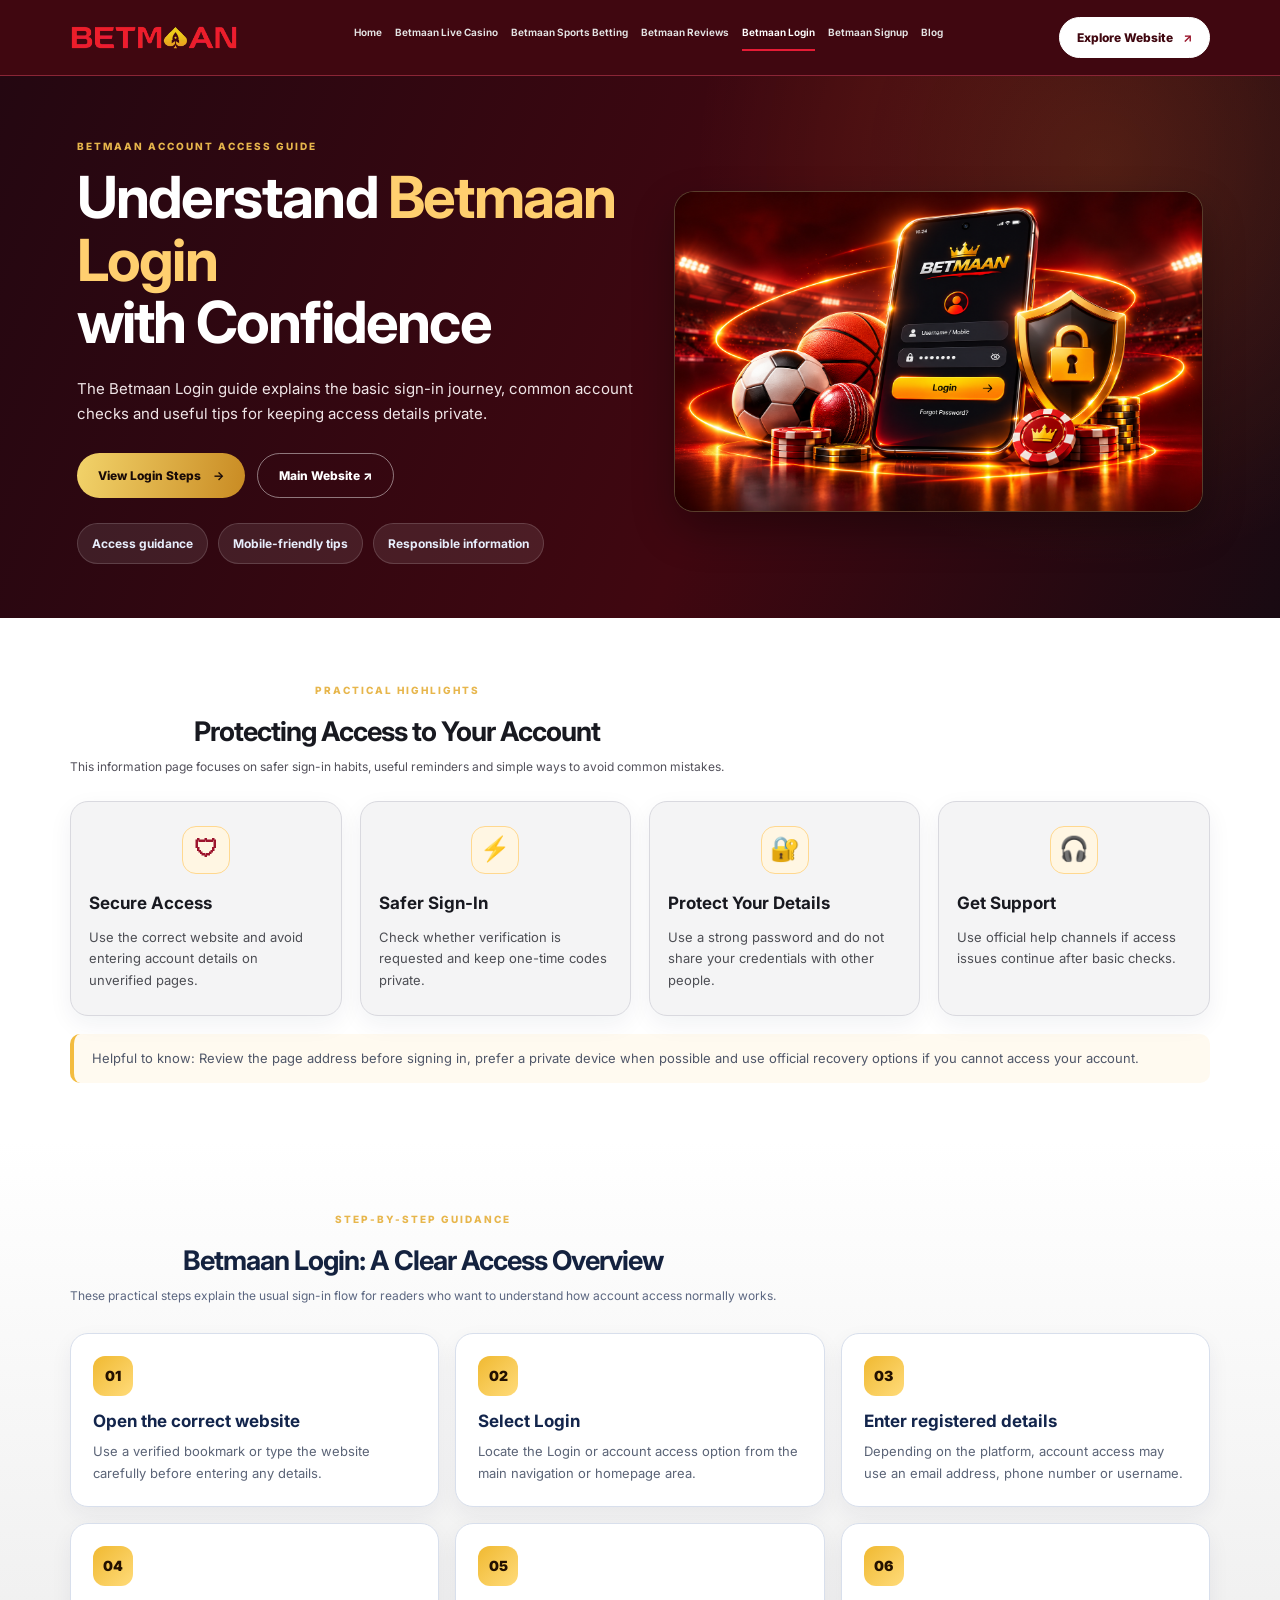
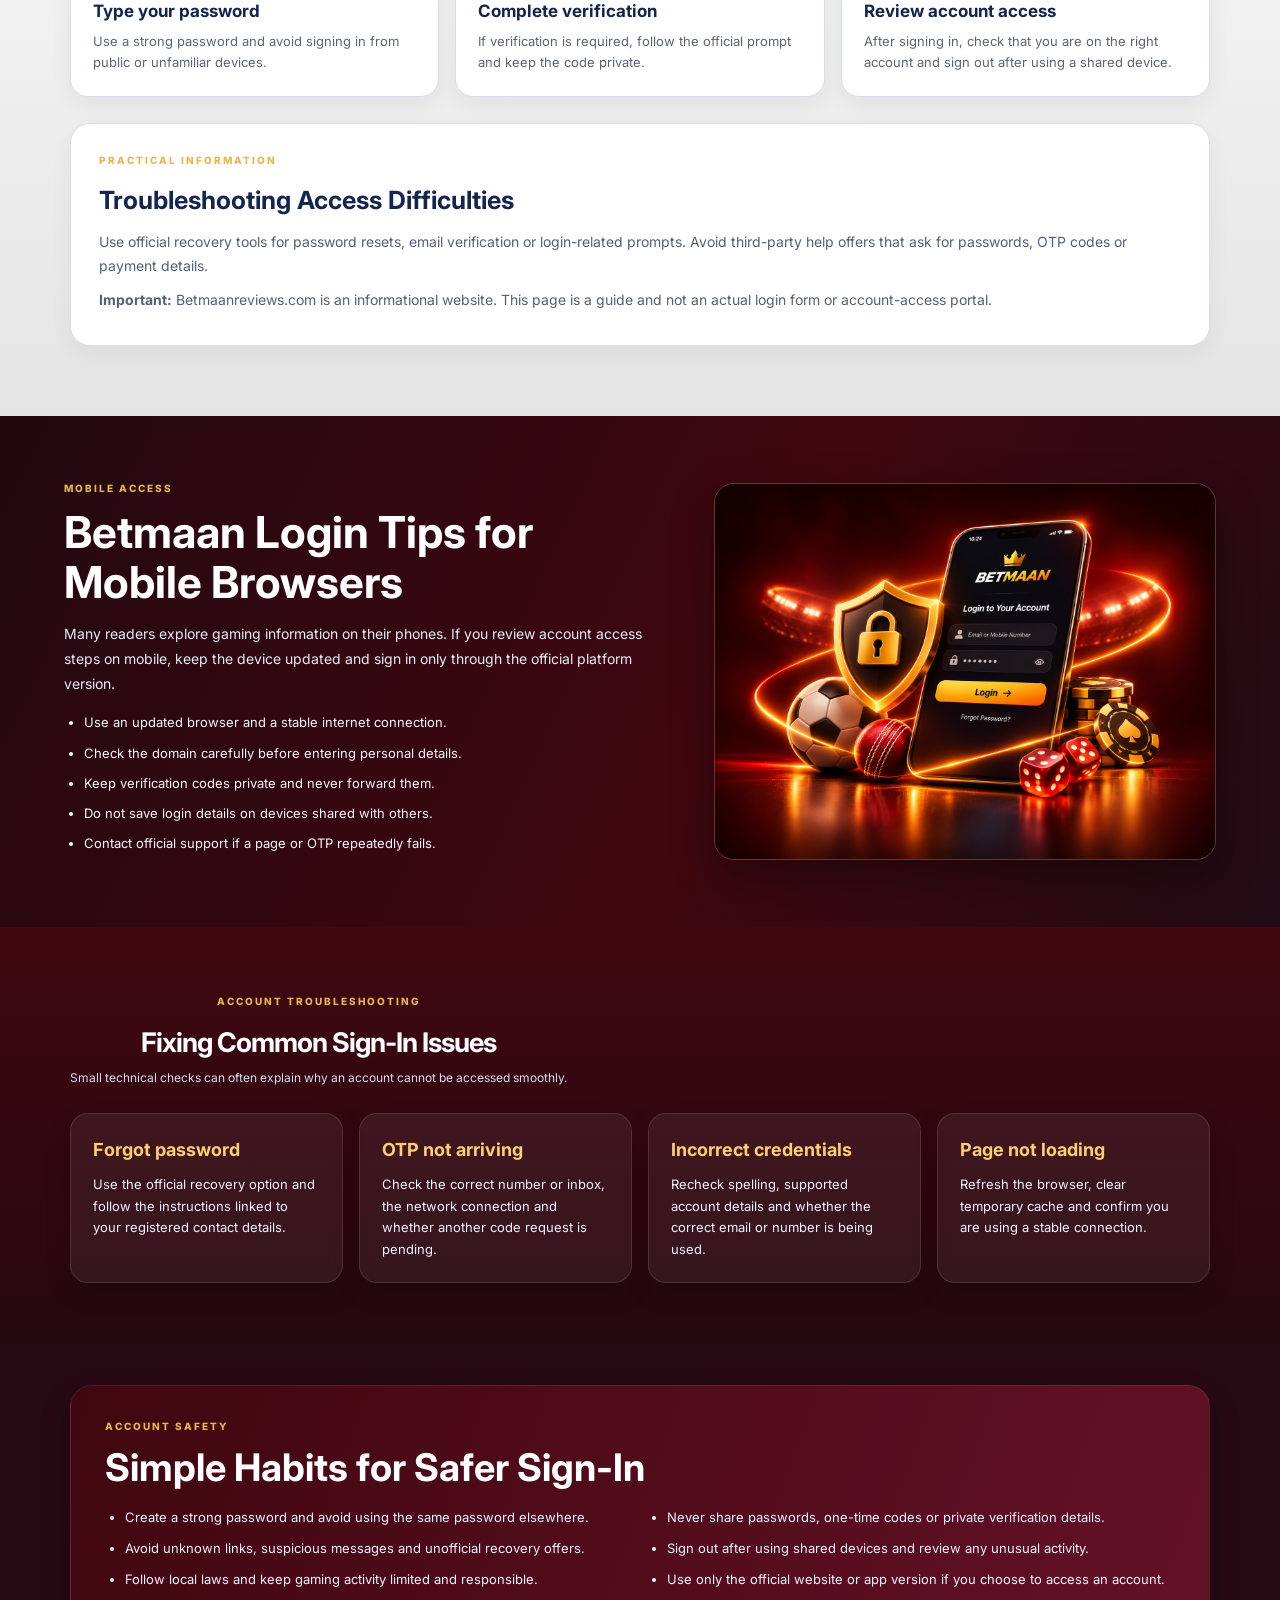
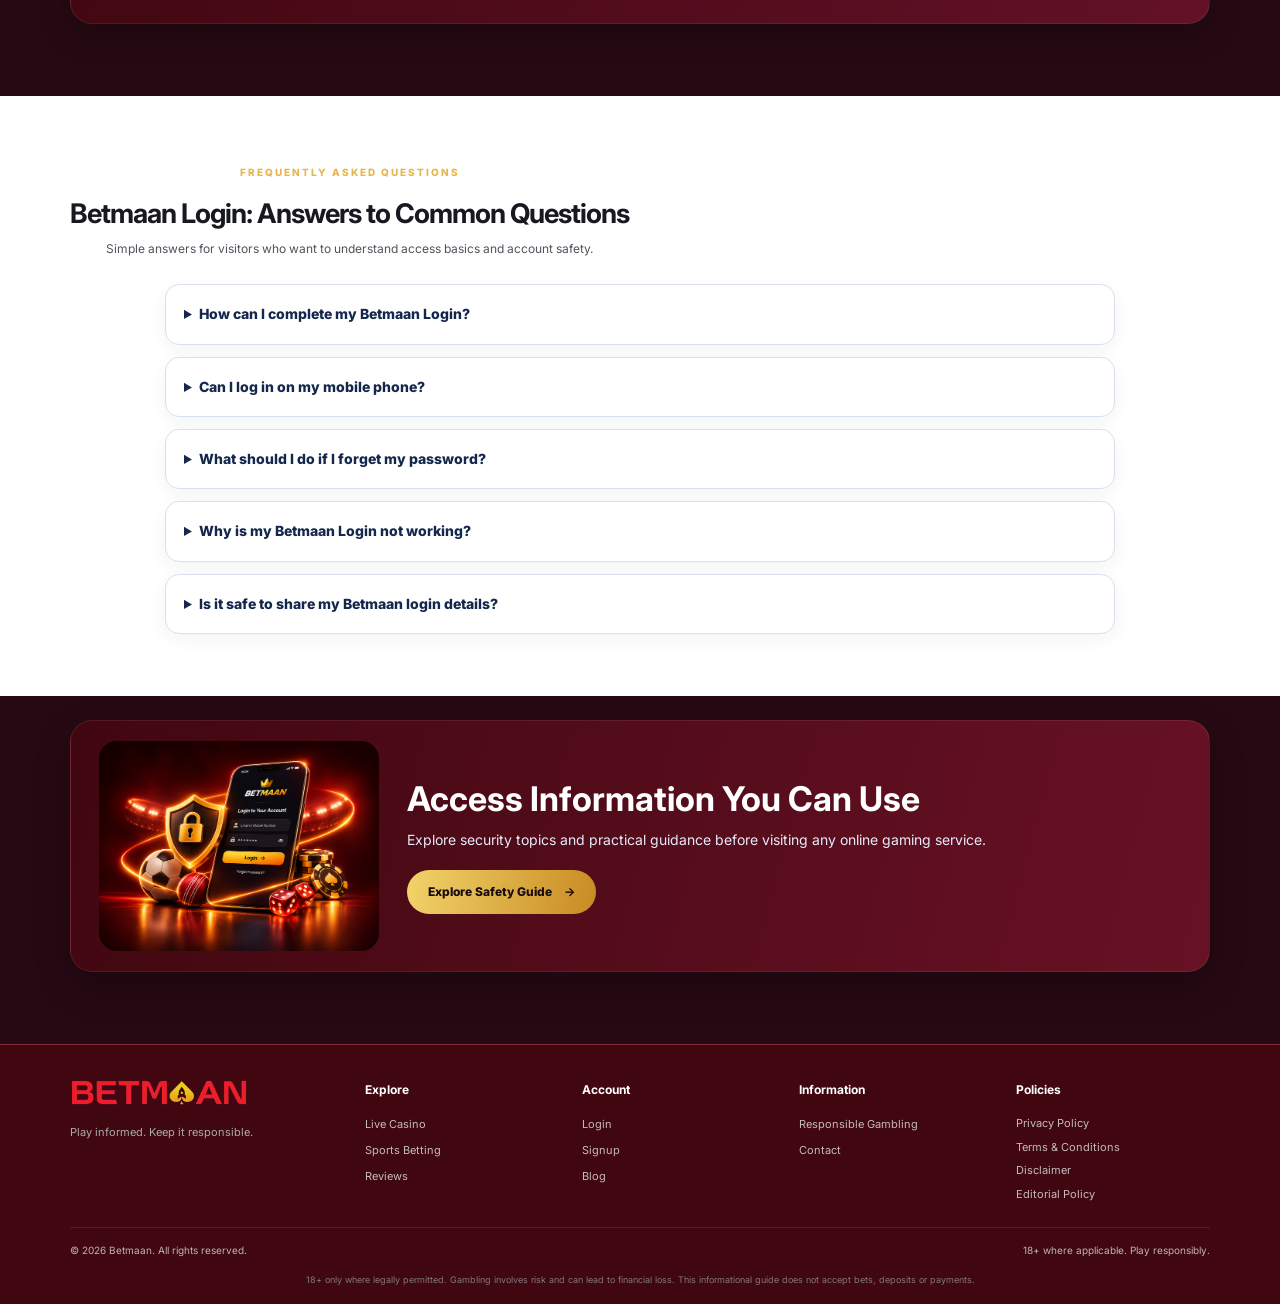
<file: login.html>
<!DOCTYPE html>

<html lang="en">
<head>
<meta charset="utf-8"/>
<meta content="width=device-width,initial-scale=1" name="viewport"/>
<title>Betmaan Login Guide | Access Tips and Account Help</title>
<meta content="Read the Betmaan Login guide for account access tips, mobile sign-in support, troubleshooting steps and practical safety information." name="description"/>
<link href="https://fonts.googleapis.com" rel="preconnect"/>
<link crossorigin="" href="https://fonts.gstatic.com" rel="preconnect"/>
<link href="https://fonts.googleapis.com/css2?family=Inter:wght@400;500;600;700;800;900&amp;display=swap" rel="stylesheet"/>
<link href="styles.css" rel="stylesheet"/><meta name="robots" content="index, follow">
<link href="https://betmaan.netlify.app/login" rel="canonical"/><meta content="https://betmaanreviews.com/login.html" property="og:url"/></head>
<body>
<header class="header">
<a class="logo" href="index.html"><img alt="BETMAAN" src="assets/betmaan-logo.png"/></a>
<button aria-expanded="false" aria-label="Toggle menu" class="nav-toggle">☰</button>
<nav class="nav">
<a href="index.html">Home</a>
<a href="live-casino.html">Betmaan Live Casino</a>
<a href="sports-betting.html">Betmaan Sports Betting</a>
<a href="reviews.html">Betmaan Reviews</a>
<a class="active" href="login.html">Betmaan Login</a>
<a href="signup.html">Betmaan Signup</a>
<a href="blog.html">Blog</a>
</nav>
<a class="top-cta" href="https://betmaanreviews.com/">Explore Website <b>↗</b></a>
</header>
<main>
<section class="guide-hero premium-guide-hero premium-login-hero">
<div class="guide-hero-copy">
<p class="eyebrow">BETMAAN ACCOUNT ACCESS GUIDE</p>
<h1>Understand <em>Betmaan Login</em><br/>with Confidence</h1>
<p>The Betmaan Login guide explains the basic sign-in journey, common account checks and useful tips for keeping access details private.</p>
<div class="buttons dual-buttons">
<a class="btn gold" href="#login-overview">View Login Steps <b>→</b></a>
<a class="btn outline light-outline" href="https://betmaanreviews.com/">Main Website ↗</a>
</div>
<div class="hero-tags"><span>Access guidance</span><span>Mobile-friendly tips</span><span>Responsible information</span></div>
</div>
<img alt="BETMAAN login illustration with secure mobile access" src="assets/login-premium-hero.png"/>
</section>
<section class="section light-guide premium-pillars" id="login-overview">
<div class="section-title compact-center">
<div>
<p class="eyebrow">PRACTICAL HIGHLIGHTS</p>
<h2>Protecting Access to Your Account</h2>
<p>This information page focuses on safer sign-in habits, useful reminders and simple ways to avoid common mistakes.</p>
</div>
</div>
<div class="info-card-grid four-grid">
<article class="info-card soft-card"><span>🛡</span><h3>Secure Access</h3><p>Use the correct website and avoid entering account details on unverified pages.</p></article>
<article class="info-card soft-card"><span>⚡</span><h3>Safer Sign-In</h3><p>Check whether verification is requested and keep one-time codes private.</p></article>
<article class="info-card soft-card"><span>🔐</span><h3>Protect Your Details</h3><p>Use a strong password and do not share your credentials with other people.</p></article>
<article class="info-card soft-card"><span>🎧</span><h3>Get Support</h3><p>Use official help channels if access issues continue after basic checks.</p></article>
</div>
<div class="inline-note">Helpful to know: Review the page address before signing in, prefer a private device when possible and use official recovery options if you cannot access your account.</div>
</section>
<section class="section premium-steps-section">
<div class="section-title compact-center light-copy">
<div>
<p class="eyebrow">STEP-BY-STEP GUIDANCE</p>
<h2>Betmaan Login: A Clear Access Overview</h2>
<p>These practical steps explain the usual sign-in flow for readers who want to understand how account access normally works.</p>
</div>
</div>
<div class="premium-steps-grid six-grid">
<article><span>01</span><h3>Open the correct website</h3><p>Use a verified bookmark or type the website carefully before entering any details.</p></article>
<article><span>02</span><h3>Select Login</h3><p>Locate the Login or account access option from the main navigation or homepage area.</p></article>
<article><span>03</span><h3>Enter registered details</h3><p>Depending on the platform, account access may use an email address, phone number or username.</p></article>
<article><span>04</span><h3>Type your password</h3><p>Use a strong password and avoid signing in from public or unfamiliar devices.</p></article>
<article><span>05</span><h3>Complete verification</h3><p>If verification is required, follow the official prompt and keep the code private.</p></article>
<article><span>06</span><h3>Review account access</h3><p>After signing in, check that you are on the right account and sign out after using a shared device.</p></article>
</div>
<div class="wide-info-card">
<p class="eyebrow">PRACTICAL INFORMATION</p>
<h3>Troubleshooting Access Difficulties</h3>
<p>Use official recovery tools for password resets, email verification or login-related prompts. Avoid third-party help offers that ask for passwords, OTP codes or payment details.</p>
<p><strong>Important:</strong> Betmaanreviews.com is an informational website. This page is a guide and not an actual login form or account-access portal.</p>
</div>
</section>
<section class="section premium-split-band">
<div>
<p class="eyebrow">MOBILE ACCESS</p>
<h2>Betmaan Login Tips for Mobile Browsers</h2>
<p>Many readers explore gaming information on their phones. If you review account access steps on mobile, keep the device updated and sign in only through the official platform version.</p>
<ul class="clean-list">
<li>Use an updated browser and a stable internet connection.</li>
<li>Check the domain carefully before entering personal details.</li>
<li>Keep verification codes private and never forward them.</li>
<li>Do not save login details on devices shared with others.</li>
<li>Contact official support if a page or OTP repeatedly fails.</li>
</ul>
</div>
<img alt="BETMAAN mobile login themed illustration" src="assets/login-premium-support.png"/>
</section>
<section class="section premium-issues-section">
<div class="section-title compact-center light-copy">
<div>
<p class="eyebrow">ACCOUNT TROUBLESHOOTING</p>
<h2>Fixing Common Sign-In Issues</h2>
<p>Small technical checks can often explain why an account cannot be accessed smoothly.</p>
</div>
</div>
<div class="issue-card-grid four-grid">
<article><h3>Forgot password</h3><p>Use the official recovery option and follow the instructions linked to your registered contact details.</p></article>
<article><h3>OTP not arriving</h3><p>Check the correct number or inbox, the network connection and whether another code request is pending.</p></article>
<article><h3>Incorrect credentials</h3><p>Recheck spelling, supported account details and whether the correct email or number is being used.</p></article>
<article><h3>Page not loading</h3><p>Refresh the browser, clear temporary cache and confirm you are using a stable connection.</p></article>
</div>
</section>
<section class="section premium-security-panel">
<div class="security-box">
<p class="eyebrow">ACCOUNT SAFETY</p>
<h2>Simple Habits for Safer Sign-In</h2>
<ul class="two-col-list">
<li>Create a strong password and avoid using the same password elsewhere.</li>
<li>Never share passwords, one-time codes or private verification details.</li>
<li>Avoid unknown links, suspicious messages and unofficial recovery offers.</li>
<li>Sign out after using shared devices and review any unusual activity.</li>
<li>Follow local laws and keep gaming activity limited and responsible.</li>
<li>Use only the official website or app version if you choose to access an account.</li>
</ul>
</div>
</section>
<section class="section light-guide premium-faq-section">
<div class="section-title compact-center">
<div>
<p class="eyebrow">FREQUENTLY ASKED QUESTIONS</p>
<h2>Betmaan Login: Answers to Common Questions</h2>
<p>Simple answers for visitors who want to understand access basics and account safety.</p>
</div>
</div>
<div class="guide-faq premium-faq-list">
<details><summary>How can I complete my Betmaan Login?</summary><p>Open the relevant official website, choose the Login option, enter your registered details and follow any verification prompt shown by the service.</p></details>
<details><summary>Can I log in on my mobile phone?</summary><p>Many services support mobile browsers or mobile-friendly versions. Always confirm the correct website before entering account details.</p></details>
<details><summary>What should I do if I forget my password?</summary><p>Use the official password recovery process and avoid sharing your credentials or OTP codes with other people.</p></details>
<details><summary>Why is my Betmaan Login not working?</summary><p>Common reasons include incorrect credentials, network issues or delayed verification prompts. Recheck the basics before requesting help.</p></details>
<details><summary>Is it safe to share my Betmaan login details?</summary><p>No. Keep your login details private and use only verified support or recovery channels.</p></details>
</div>
</section>
<section class="section premium-cta-banner">
<div class="cta-banner-box">
<img alt="Security and access illustration" src="assets/login-premium-support.png"/>
<div>
<h2>Access Information You Can Use</h2>
<p>Explore security topics and practical guidance before visiting any online gaming service.</p>
<a class="btn gold" href="https://betmaanreviews.com/">Explore Safety Guide <b>→</b></a>
</div>
</div>
</section>
</main>
<footer class="footer">
<div class="footer-top">
<div><a class="logo" href="index.html"><img alt="BETMAAN" src="assets/betmaan-logo.png"/></a><p>Play informed. Keep it responsible.</p></div>
<div><h4>Explore</h4><a href="live-casino.html">Live Casino</a><a href="sports-betting.html">Sports Betting</a><a href="reviews.html">Reviews</a></div>
<div><h4>Account</h4><a href="login.html">Login</a><a href="signup.html">Signup</a><a href="blog.html">Blog</a></div>
<div><h4>Information</h4><a href="index.html#responsible">Responsible Gambling</a><a href="mailto:hello@betmaanreviews.com">Contact</a></div>
<div class="footer-policies"><h4>Policies</h4><a href="https://betmaanreviews.com/privacy-policy/" rel="noopener noreferrer" target="_blank">Privacy Policy</a><a href="https://betmaanreviews.com/terms-conditions/" rel="noopener noreferrer" target="_blank">Terms &amp; Conditions</a><a href="https://betmaanreviews.com/disclaimer/" rel="noopener noreferrer" target="_blank">Disclaimer</a><a href="https://betmaanreviews.com/editorial-policy/" rel="noopener noreferrer" target="_blank">Editorial Policy</a></div></div>
<div class="footer-bottom"><span>© <span id="year"></span> Betmaan. All rights reserved.</span><span>18+ where applicable. Play responsibly.</span></div>
<p class="disclaimer">18+ only where legally permitted. Gambling involves risk and can lead to financial loss. This informational guide does not accept bets, deposits or payments.</p>
</footer>
<script src="script.js"></script>
</body>
</html>
</file>
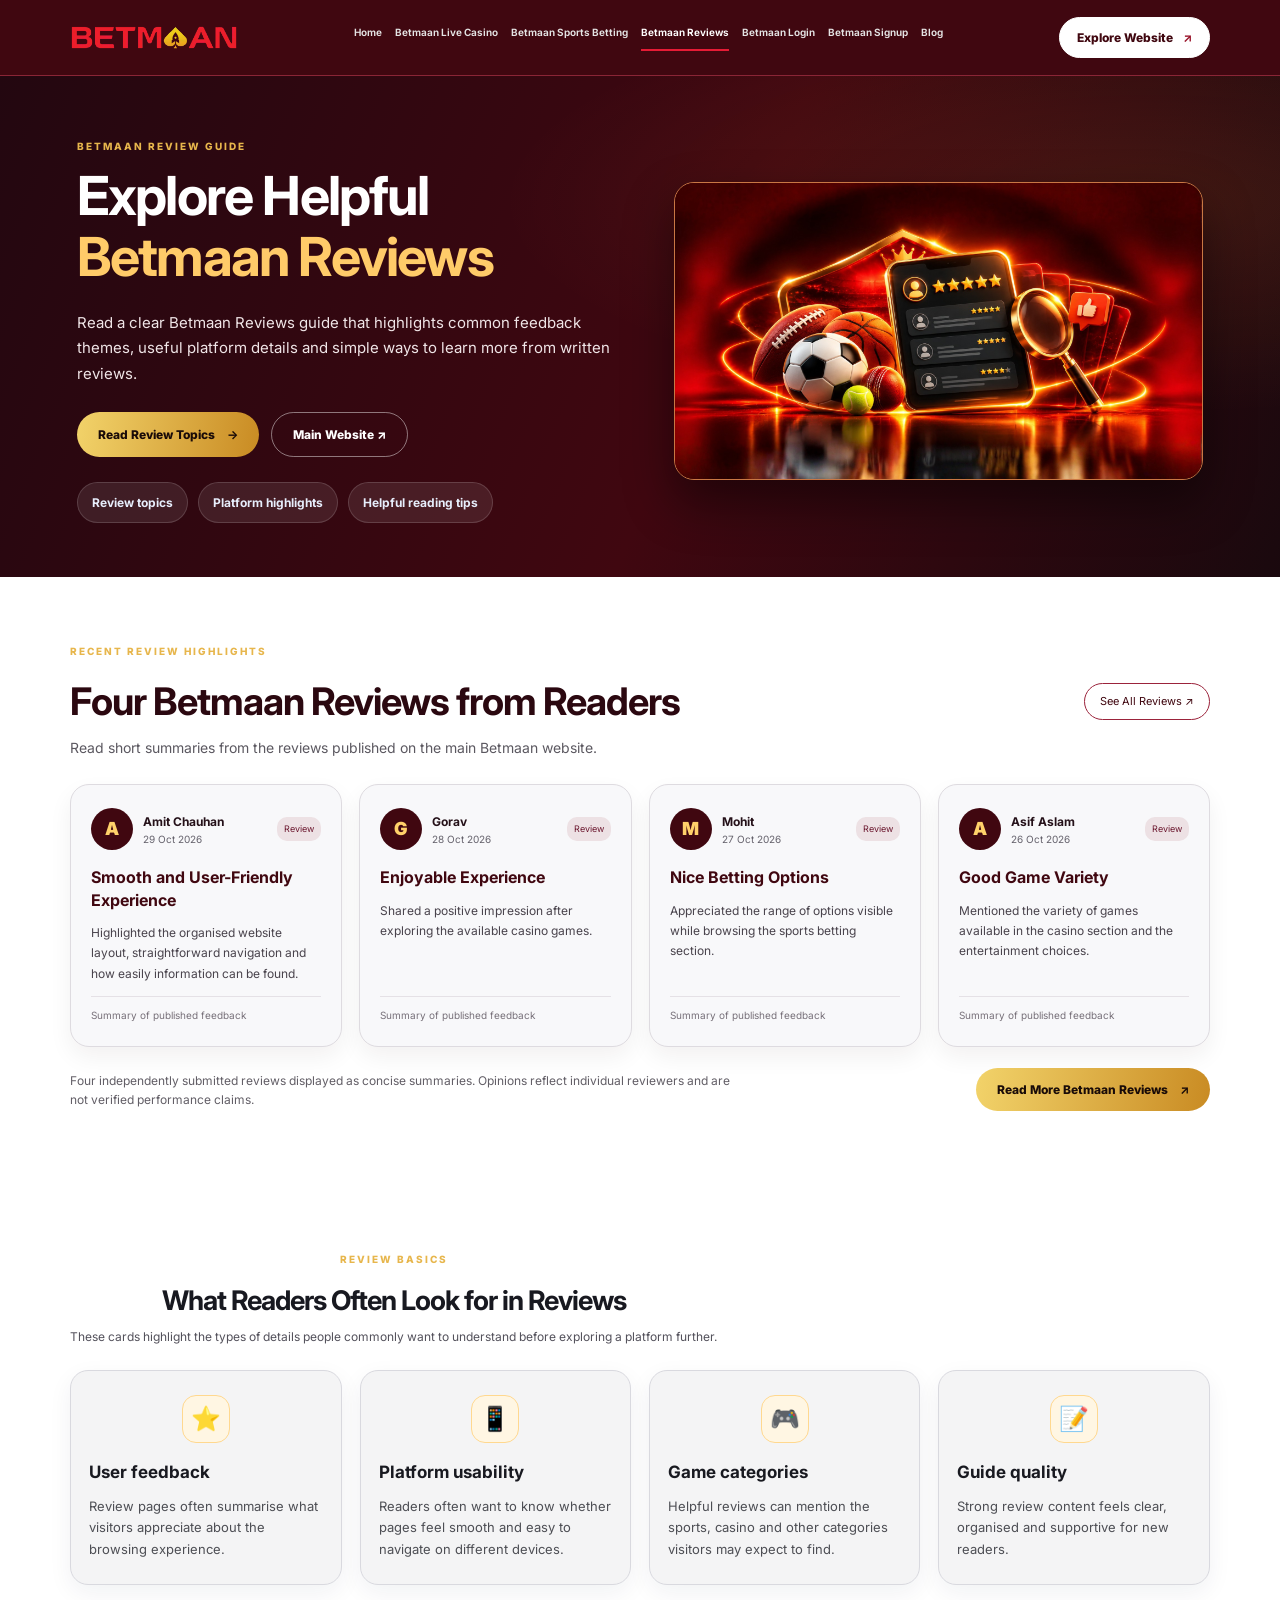
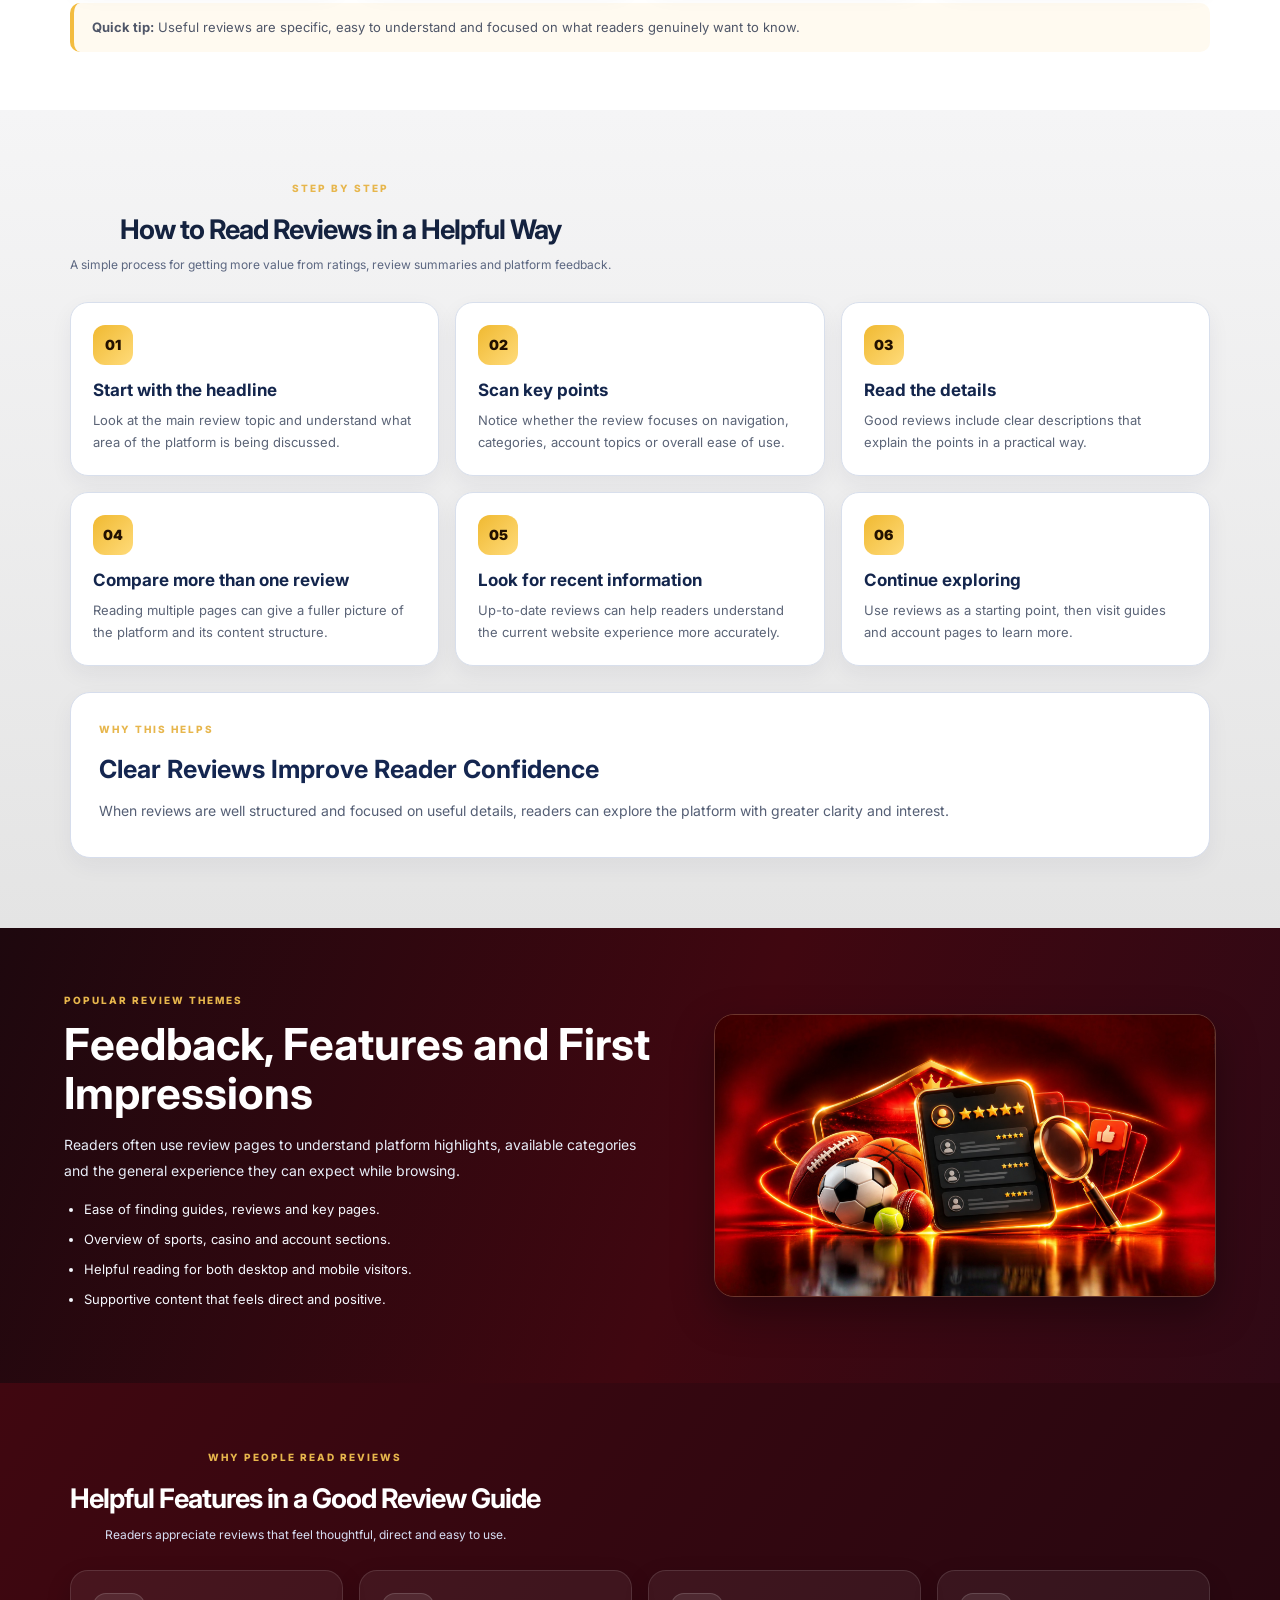
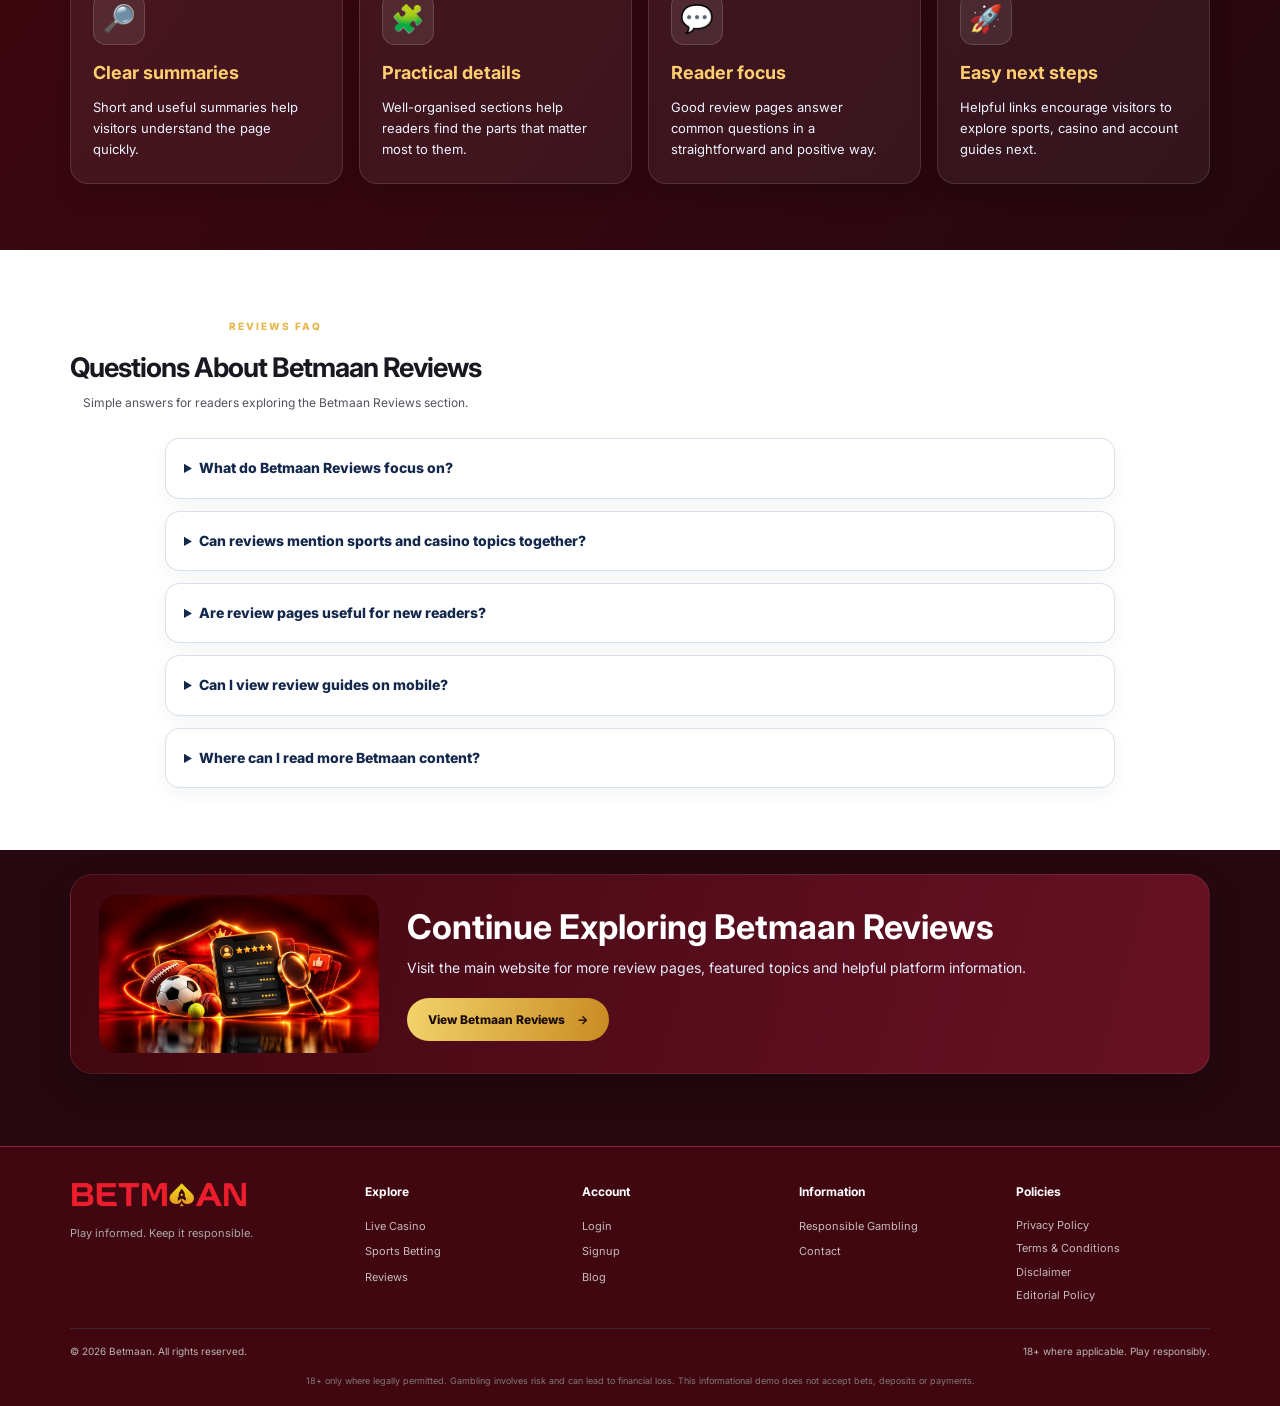
<file: reviews.html>
<!DOCTYPE html>

<html lang="en"><head><meta charset="utf-8"/><meta content="width=device-width,initial-scale=1" name="viewport"/>
<title>Betmaan Reviews Guide | Feedback, Features and Tips</title>
<meta content="Read the Betmaan Reviews guide to explore helpful feedback themes, platform features and practical tips in a clear and positive format." name="description"/>
<link href="https://fonts.googleapis.com" rel="preconnect"/><link crossorigin="" href="https://fonts.gstatic.com" rel="preconnect"/>
<link href="https://fonts.googleapis.com/css2?family=Inter:wght@400;500;600;700;800;900&amp;display=swap" rel="stylesheet"/><link href="styles.css" rel="stylesheet"/><meta name="robots" content="index, follow"><link href="https://betmaan.netlify.app/reviews" rel="canonical"/><meta content="https://betmaanreviews.com/reviews.html" property="og:url"/></head>
<body><header class="header">
<a class="logo" href="index.html"><img alt="BETMAAN" src="assets/betmaan-logo.png"/></a>
<button aria-expanded="false" aria-label="Toggle menu" class="nav-toggle">☰</button>
<nav class="nav"><a href="index.html">Home</a><a href="live-casino.html">Betmaan Live Casino</a><a href="sports-betting.html">Betmaan Sports Betting</a><a class="active" href="reviews.html">Betmaan Reviews</a><a href="login.html">Betmaan Login</a><a href="signup.html">Betmaan Signup</a><a href="blog.html">Blog</a></nav>
<a class="top-cta" href="https://betmaanreviews.com/">Explore Website <b>↗</b></a>
</header><main>
<section class="guide-hero premium-guide-hero topical-hero"><div class="guide-hero-copy"><p class="eyebrow">BETMAAN REVIEW GUIDE</p><h1>Explore Helpful <em>Betmaan Reviews</em></h1><p>Read a clear Betmaan Reviews guide that highlights common feedback themes, useful platform details and simple ways to learn more from written reviews.</p><div class="buttons dual-buttons"><a class="btn gold" href="#review-basics">Read Review Topics <b>→</b></a><a class="btn outline light-outline" href="https://betmaanreviews.com/">Main Website ↗</a></div><div class="hero-tags"><span>Review topics</span><span>Platform highlights</span><span>Helpful reading tips</span></div></div><img alt="Betmaan reviews illustration" src="assets/reviews-page-main.png"/></section><section aria-labelledby="recent-reader-reviews-heading" class="section published-reviews" id="recent-reader-reviews"><div class="published-reviews-inner"><div class="section-title"><div><p class="eyebrow">RECENT REVIEW HIGHLIGHTS</p><h2 id="recent-reader-reviews-heading">Four Betmaan Reviews from Readers</h2><p>Read short summaries from the reviews published on the main Betmaan website.</p></div><a class="outline-link" href="https://betmaanreviews.com/betmaan-reviews/" rel="noopener noreferrer" target="_blank">See All Reviews ↗</a></div><div class="published-review-grid"><article class="actual-review-card"><div class="review-card-top"><span aria-hidden="true" class="review-avatar">A</span><div><strong>Amit Chauhan</strong><time datetime="2026-10-29">29 Oct 2026</time></div><span class="verified-source" title="Summary sourced from the public review page">Review</span></div><h3>Smooth and User-Friendly Experience</h3><p>Highlighted the organised website layout, straightforward navigation and how easily information can be found.</p><span class="review-card-source">Summary of published feedback</span></article><article class="actual-review-card"><div class="review-card-top"><span aria-hidden="true" class="review-avatar">G</span><div><strong>Gorav</strong><time datetime="2026-10-28">28 Oct 2026</time></div><span class="verified-source" title="Summary sourced from the public review page">Review</span></div><h3>Enjoyable Experience</h3><p>Shared a positive impression after exploring the available casino games.</p><span class="review-card-source">Summary of published feedback</span></article><article class="actual-review-card"><div class="review-card-top"><span aria-hidden="true" class="review-avatar">M</span><div><strong>Mohit</strong><time datetime="2026-10-27">27 Oct 2026</time></div><span class="verified-source" title="Summary sourced from the public review page">Review</span></div><h3>Nice Betting Options</h3><p>Appreciated the range of options visible while browsing the sports betting section.</p><span class="review-card-source">Summary of published feedback</span></article><article class="actual-review-card"><div class="review-card-top"><span aria-hidden="true" class="review-avatar">A</span><div><strong>Asif Aslam</strong><time datetime="2026-10-26">26 Oct 2026</time></div><span class="verified-source" title="Summary sourced from the public review page">Review</span></div><h3>Good Game Variety</h3><p>Mentioned the variety of games available in the casino section and the entertainment choices.</p><span class="review-card-source">Summary of published feedback</span></article></div><div class="published-reviews-footer"><p>Four independently submitted reviews displayed as concise summaries. Opinions reflect individual reviewers and are not verified performance claims.</p><a class="btn gold" href="https://betmaanreviews.com/betmaan-reviews/" rel="noopener noreferrer" target="_blank">Read More Betmaan Reviews <b>↗</b></a></div></div></section>
<section class="section light-guide premium-pillars" id="review-basics"><div class="section-title compact-center"><div><p class="eyebrow">REVIEW BASICS</p><h2>What Readers Often Look for in Reviews</h2><p>These cards highlight the types of details people commonly want to understand before exploring a platform further.</p></div></div><div class="info-card-grid four-grid"><article class="info-card soft-card"><span aria-hidden="true">⭐</span><h3>User feedback</h3><p>Review pages often summarise what visitors appreciate about the browsing experience.</p></article><article class="info-card soft-card"><span aria-hidden="true">📱</span><h3>Platform usability</h3><p>Readers often want to know whether pages feel smooth and easy to navigate on different devices.</p></article><article class="info-card soft-card"><span aria-hidden="true">🎮</span><h3>Game categories</h3><p>Helpful reviews can mention the sports, casino and other categories visitors may expect to find.</p></article><article class="info-card soft-card"><span aria-hidden="true">📝</span><h3>Guide quality</h3><p>Strong review content feels clear, organised and supportive for new readers.</p></article></div><div class="inline-note"><strong>Quick tip:</strong> Useful reviews are specific, easy to understand and focused on what readers genuinely want to know.</div></section>
<section class="section premium-steps-section topical-light"><div class="section-title compact-center light-copy"><div><p class="eyebrow">STEP BY STEP</p><h2>How to Read Reviews in a Helpful Way</h2><p>A simple process for getting more value from ratings, review summaries and platform feedback.</p></div></div><div class="premium-steps-grid six-grid"><article><span>01</span><h3>Start with the headline</h3><p>Look at the main review topic and understand what area of the platform is being discussed.</p></article><article><span>02</span><h3>Scan key points</h3><p>Notice whether the review focuses on navigation, categories, account topics or overall ease of use.</p></article><article><span>03</span><h3>Read the details</h3><p>Good reviews include clear descriptions that explain the points in a practical way.</p></article><article><span>04</span><h3>Compare more than one review</h3><p>Reading multiple pages can give a fuller picture of the platform and its content structure.</p></article><article><span>05</span><h3>Look for recent information</h3><p>Up-to-date reviews can help readers understand the current website experience more accurately.</p></article><article><span>06</span><h3>Continue exploring</h3><p>Use reviews as a starting point, then visit guides and account pages to learn more.</p></article></div><div class="wide-info-card"><p class="eyebrow">WHY THIS HELPS</p><h3>Clear Reviews Improve Reader Confidence</h3><p>When reviews are well structured and focused on useful details, readers can explore the platform with greater clarity and interest.</p></div></section>
<section class="section premium-split-band topical-split"><div><p class="eyebrow">POPULAR REVIEW THEMES</p><h2>Feedback, Features and First Impressions</h2><p>Readers often use review pages to understand platform highlights, available categories and the general experience they can expect while browsing.</p><ul class="clean-list"><li>Ease of finding guides, reviews and key pages.</li><li>Overview of sports, casino and account sections.</li><li>Helpful reading for both desktop and mobile visitors.</li><li>Supportive content that feels direct and positive.</li></ul></div><img alt="Betmaan review illustration" loading="lazy" src="assets/reviews-page-main.png"/></section>
<section class="section premium-issues-section topical-features"><div class="section-title compact-center light-copy"><div><p class="eyebrow">WHY PEOPLE READ REVIEWS</p><h2>Helpful Features in a Good Review Guide</h2><p>Readers appreciate reviews that feel thoughtful, direct and easy to use.</p></div></div><div class="issue-card-grid four-grid"><article><div aria-hidden="true" class="feature-icon">🔎</div><h3>Clear summaries</h3><p>Short and useful summaries help visitors understand the page quickly.</p></article><article><div aria-hidden="true" class="feature-icon">🧩</div><h3>Practical details</h3><p>Well-organised sections help readers find the parts that matter most to them.</p></article><article><div aria-hidden="true" class="feature-icon">💬</div><h3>Reader focus</h3><p>Good review pages answer common questions in a straightforward and positive way.</p></article><article><div aria-hidden="true" class="feature-icon">🚀</div><h3>Easy next steps</h3><p>Helpful links encourage visitors to explore sports, casino and account guides next.</p></article></div></section>
<section class="section light-guide premium-faq-section"><div class="section-title compact-center"><div><p class="eyebrow">REVIEWS FAQ</p><h2>Questions About Betmaan Reviews</h2><p>Simple answers for readers exploring the Betmaan Reviews section.</p></div></div><div class="guide-faq premium-faq-list"><details><summary>What do Betmaan Reviews focus on?</summary><p>They focus on feedback themes, platform highlights and useful information that helps readers understand the website better.</p></details><details><summary>Can reviews mention sports and casino topics together?</summary><p>Yes. Many review pages reference more than one area of the platform, including sports, live casino and account guides.</p></details><details><summary>Are review pages useful for new readers?</summary><p>Yes. Review content can provide a simple overview for readers who want a quick introduction.</p></details><details><summary>Can I view review guides on mobile?</summary><p>Yes. The layout is designed to remain readable and visually balanced on smaller screens too.</p></details><details><summary>Where can I read more Betmaan content?</summary><p>You can visit the main Betmaan Reviews website for additional pages, guides and platform topics.</p></details></div></section>
<section class="section premium-cta-banner topical-last"><div class="cta-banner-box"><img alt="Betmaan reviews artwork" loading="lazy" src="assets/reviews-page-main.png"/><div><h2>Continue Exploring Betmaan Reviews</h2><p>Visit the main website for more review pages, featured topics and helpful platform information.</p><a class="btn gold" href="https://betmaanreviews.com/">View Betmaan Reviews <b>→</b></a></div></div></section></main><footer class="footer"><div class="footer-top"><div><a class="logo" href="index.html"><img alt="BETMAAN" src="assets/betmaan-logo.png"/></a><p>Play informed. Keep it responsible.</p></div><div><h4>Explore</h4><a href="live-casino.html">Live Casino</a><a href="sports-betting.html">Sports Betting</a><a href="reviews.html">Reviews</a></div><div><h4>Account</h4><a href="login.html">Login</a><a href="signup.html">Signup</a><a href="blog.html">Blog</a></div><div><h4>Information</h4><a href="index.html#responsible">Responsible Gambling</a><a href="mailto:hello@betmaanreviews.com">Contact</a></div><div class="footer-policies"><h4>Policies</h4><a href="https://betmaanreviews.com/privacy-policy/" rel="noopener noreferrer" target="_blank">Privacy Policy</a><a href="https://betmaanreviews.com/terms-conditions/" rel="noopener noreferrer" target="_blank">Terms &amp; Conditions</a><a href="https://betmaanreviews.com/disclaimer/" rel="noopener noreferrer" target="_blank">Disclaimer</a><a href="https://betmaanreviews.com/editorial-policy/" rel="noopener noreferrer" target="_blank">Editorial Policy</a></div></div><div class="footer-bottom"><span>© <span id="year"></span> Betmaan. All rights reserved.</span><span>18+ where applicable. Play responsibly.</span></div><p class="disclaimer">18+ only where legally permitted. Gambling involves risk and can lead to financial loss. This informational demo does not accept bets, deposits or payments.</p></footer><script src="script.js"></script></body></html>
</file>
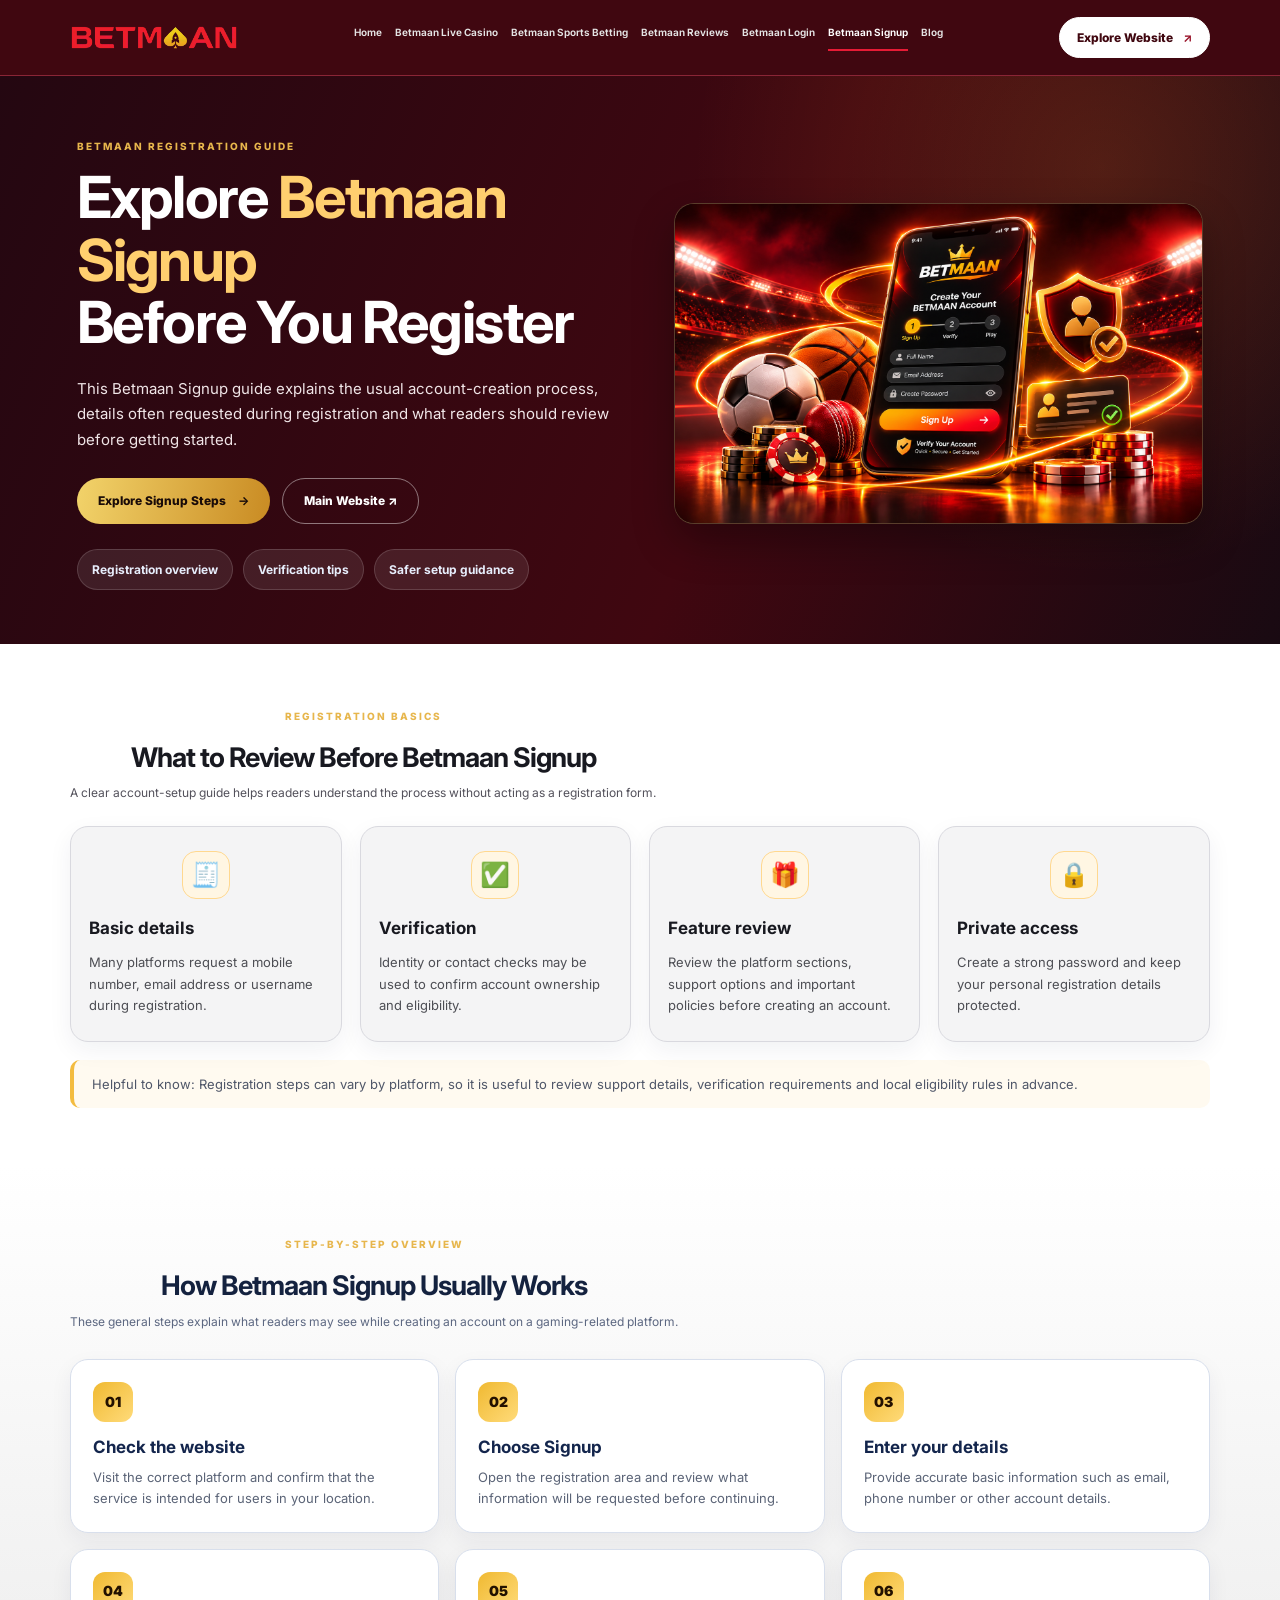
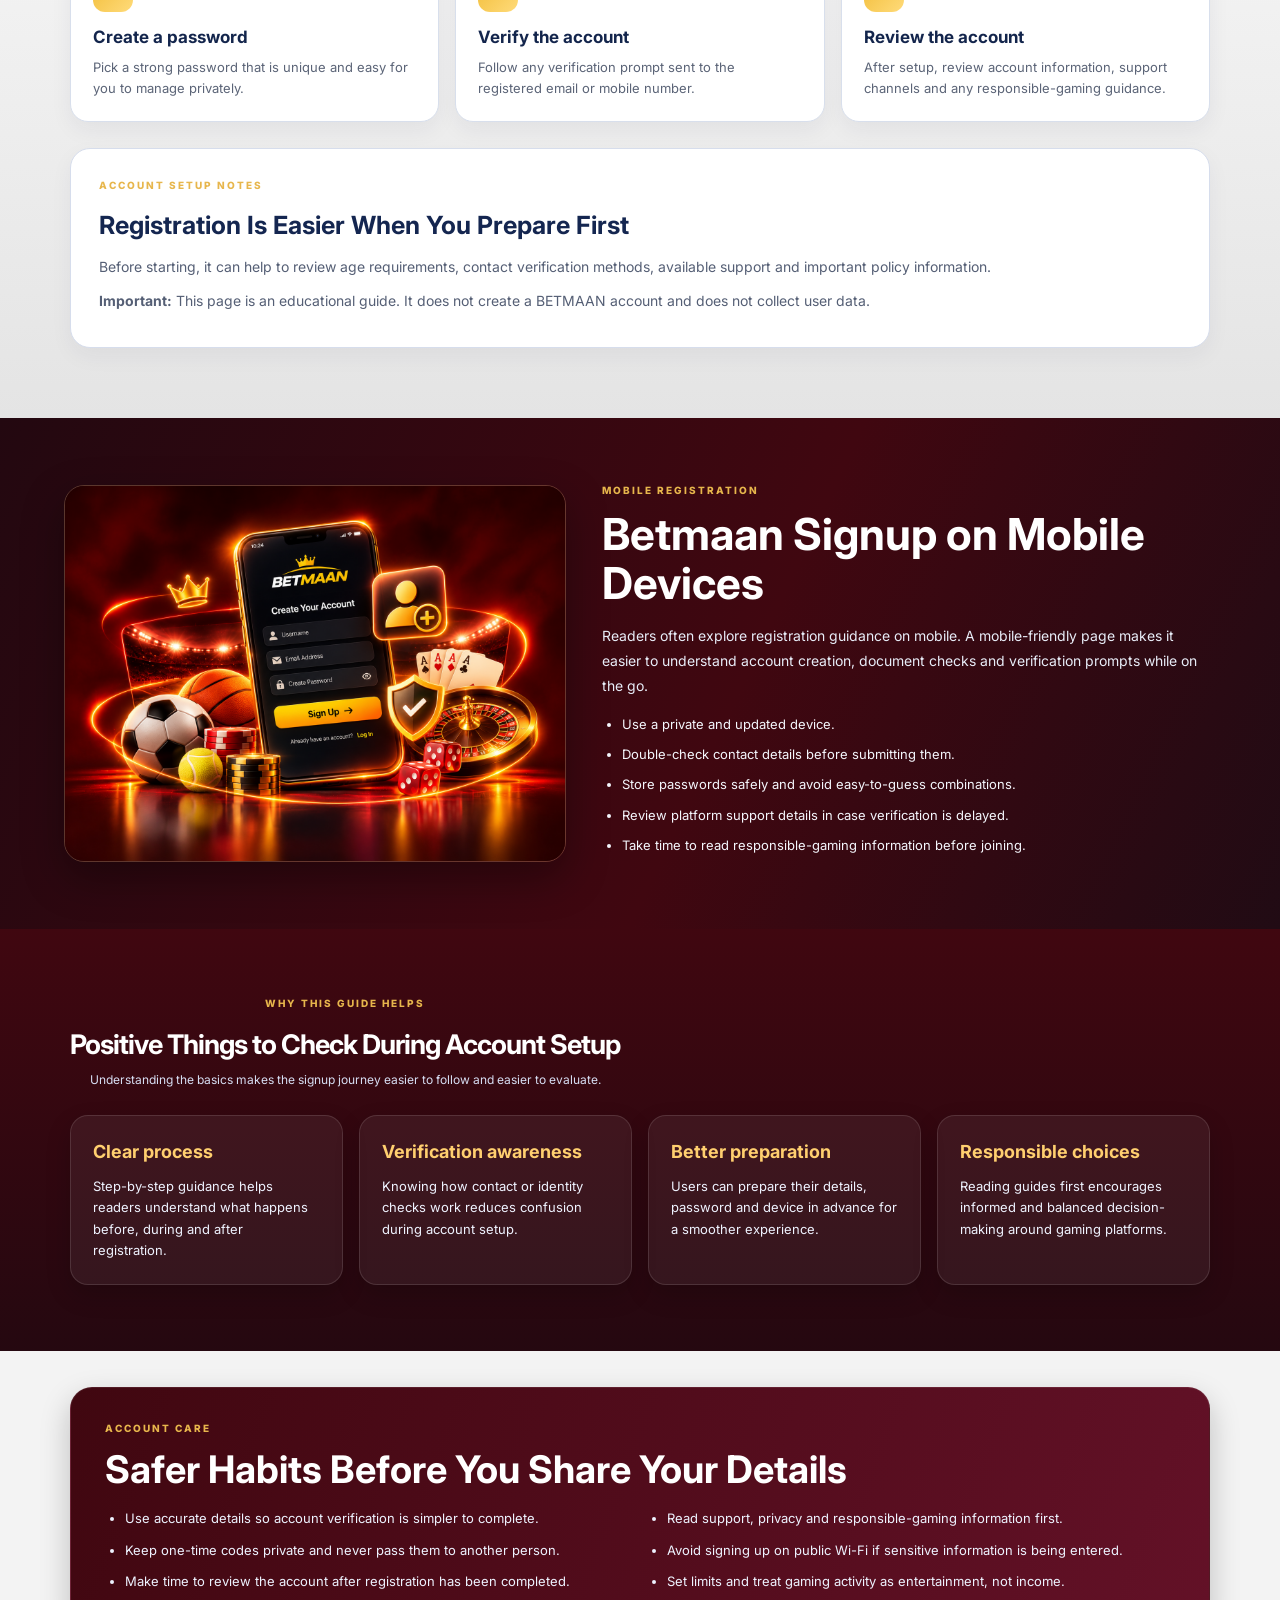
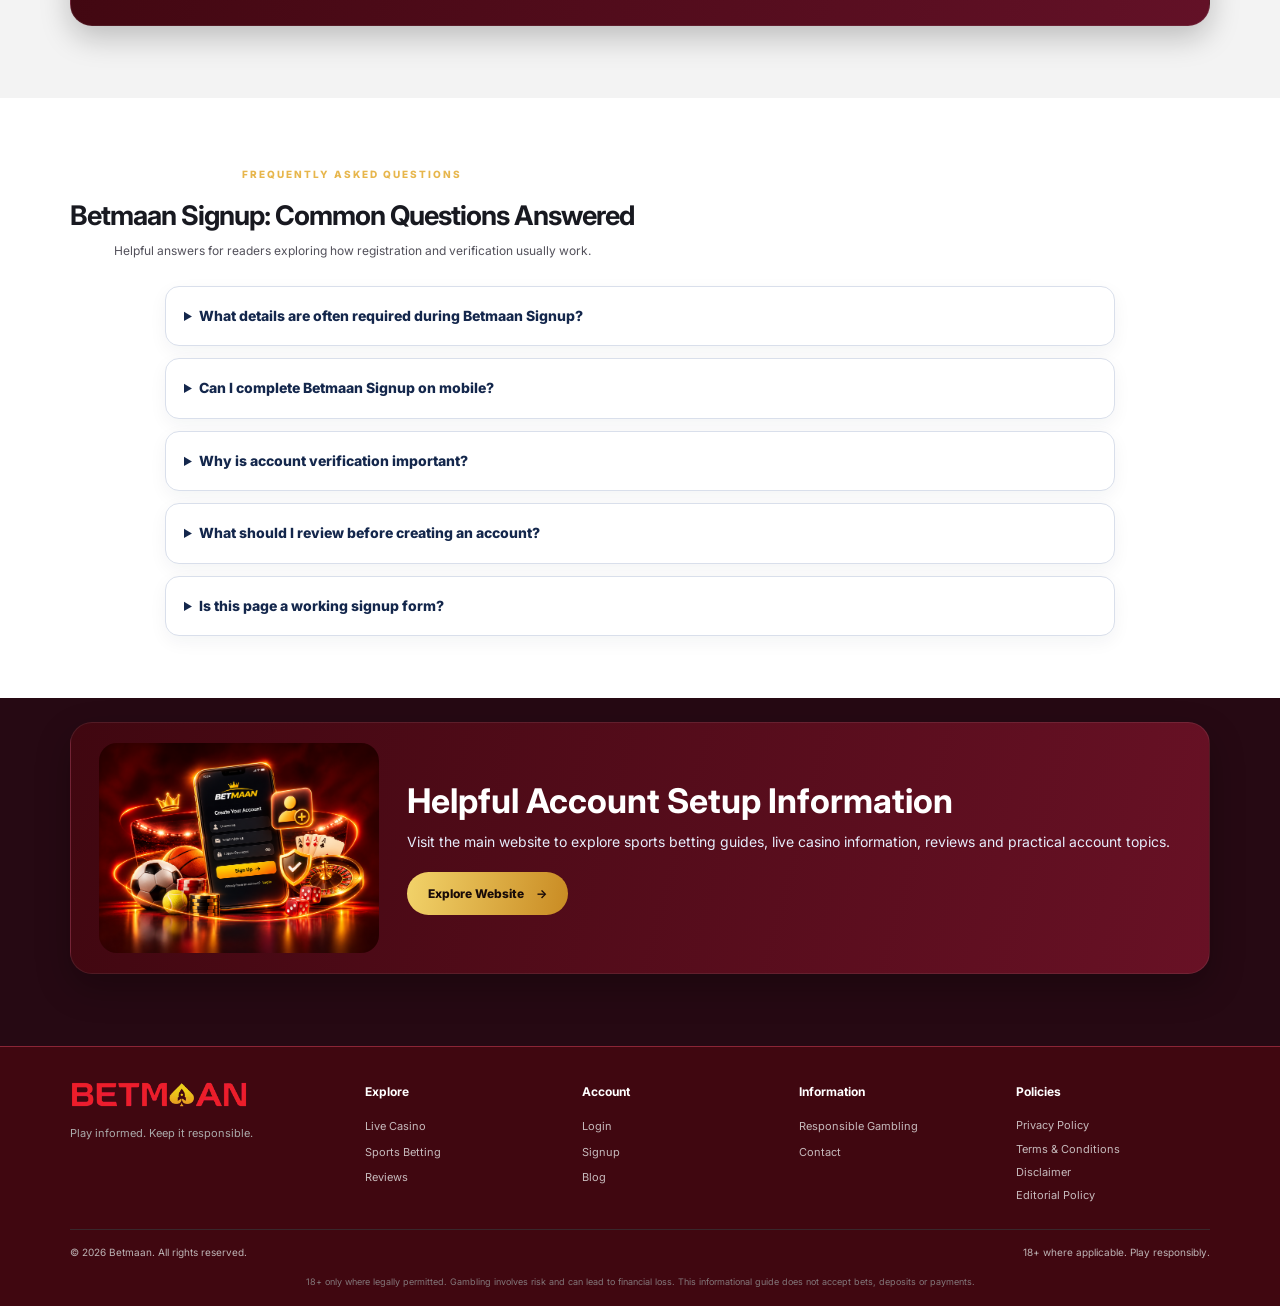
<file: signup.html>
<!DOCTYPE html>

<html lang="en">
<head>
<meta charset="utf-8"/>
<meta content="width=device-width,initial-scale=1" name="viewport"/>
<title>Betmaan Signup Guide | Registration Tips and Account Setup</title>
<meta content="Read the Betmaan Signup guide to understand registration basics, account verification, mobile signup tips and safer account setup information." name="description"/>
<link href="https://fonts.googleapis.com" rel="preconnect"/>
<link crossorigin="" href="https://fonts.gstatic.com" rel="preconnect"/>
<link href="https://fonts.googleapis.com/css2?family=Inter:wght@400;500;600;700;800;900&amp;display=swap" rel="stylesheet"/>
<link href="styles.css" rel="stylesheet"/><meta name="robots" content="index, follow">
<link href="https://betmaan.netlify.app/signup" rel="canonical"/><meta content="https://betmaanreviews.com/signup.html" property="og:url"/></head>
<body>
<header class="header">
<a class="logo" href="index.html"><img alt="BETMAAN" src="assets/betmaan-logo.png"/></a>
<button aria-expanded="false" aria-label="Toggle menu" class="nav-toggle">☰</button>
<nav class="nav">
<a href="index.html">Home</a>
<a href="live-casino.html">Betmaan Live Casino</a>
<a href="sports-betting.html">Betmaan Sports Betting</a>
<a href="reviews.html">Betmaan Reviews</a>
<a href="login.html">Betmaan Login</a>
<a class="active" href="signup.html">Betmaan Signup</a>
<a href="blog.html">Blog</a>
</nav>
<a class="top-cta" href="https://betmaanreviews.com/">Explore Website <b>↗</b></a>
</header>
<main>
<section class="guide-hero premium-guide-hero premium-signup-hero">
<div class="guide-hero-copy">
<p class="eyebrow">BETMAAN REGISTRATION GUIDE</p>
<h1>Explore <em>Betmaan Signup</em><br/>Before You Register</h1>
<p>This Betmaan Signup guide explains the usual account-creation process, details often requested during registration and what readers should review before getting started.</p>
<div class="buttons dual-buttons">
<a class="btn gold" href="#signup-overview">Explore Signup Steps <b>→</b></a>
<a class="btn outline light-outline" href="https://betmaanreviews.com/">Main Website ↗</a>
</div>
<div class="hero-tags"><span>Registration overview</span><span>Verification tips</span><span>Safer setup guidance</span></div>
</div>
<img alt="BETMAAN signup illustration with account creation concepts" src="assets/signup-premium-hero.png"/>
</section>
<section class="section light-guide premium-pillars" id="signup-overview">
<div class="section-title compact-center">
<div>
<p class="eyebrow">REGISTRATION BASICS</p>
<h2>What to Review Before Betmaan Signup</h2>
<p>A clear account-setup guide helps readers understand the process without acting as a registration form.</p>
</div>
</div>
<div class="info-card-grid four-grid">
<article class="info-card soft-card"><span>🧾</span><h3>Basic details</h3><p>Many platforms request a mobile number, email address or username during registration.</p></article>
<article class="info-card soft-card"><span>✅</span><h3>Verification</h3><p>Identity or contact checks may be used to confirm account ownership and eligibility.</p></article>
<article class="info-card soft-card"><span>🎁</span><h3>Feature review</h3><p>Review the platform sections, support options and important policies before creating an account.</p></article>
<article class="info-card soft-card"><span>🔒</span><h3>Private access</h3><p>Create a strong password and keep your personal registration details protected.</p></article>
</div>
<div class="inline-note">Helpful to know: Registration steps can vary by platform, so it is useful to review support details, verification requirements and local eligibility rules in advance.</div>
</section>
<section class="section premium-steps-section signup-steps-tone">
<div class="section-title compact-center light-copy">
<div>
<p class="eyebrow">STEP-BY-STEP OVERVIEW</p>
<h2>How Betmaan Signup Usually Works</h2>
<p>These general steps explain what readers may see while creating an account on a gaming-related platform.</p>
</div>
</div>
<div class="premium-steps-grid six-grid">
<article><span>01</span><h3>Check the website</h3><p>Visit the correct platform and confirm that the service is intended for users in your location.</p></article>
<article><span>02</span><h3>Choose Signup</h3><p>Open the registration area and review what information will be requested before continuing.</p></article>
<article><span>03</span><h3>Enter your details</h3><p>Provide accurate basic information such as email, phone number or other account details.</p></article>
<article><span>04</span><h3>Create a password</h3><p>Pick a strong password that is unique and easy for you to manage privately.</p></article>
<article><span>05</span><h3>Verify the account</h3><p>Follow any verification prompt sent to the registered email or mobile number.</p></article>
<article><span>06</span><h3>Review the account</h3><p>After setup, review account information, support channels and any responsible-gaming guidance.</p></article>
</div>
<div class="wide-info-card">
<p class="eyebrow">ACCOUNT SETUP NOTES</p>
<h3>Registration Is Easier When You Prepare First</h3>
<p>Before starting, it can help to review age requirements, contact verification methods, available support and important policy information.</p>
<p><strong>Important:</strong> This page is an educational guide. It does not create a BETMAAN account and does not collect user data.</p>
</div>
</section>
<section class="section premium-split-band reverse-band">
<img alt="BETMAAN signup themed illustration for mobile use" src="assets/signup-premium-support.png"/>
<div>
<p class="eyebrow">MOBILE REGISTRATION</p>
<h2>Betmaan Signup on Mobile Devices</h2>
<p>Readers often explore registration guidance on mobile. A mobile-friendly page makes it easier to understand account creation, document checks and verification prompts while on the go.</p>
<ul class="clean-list">
<li>Use a private and updated device.</li>
<li>Double-check contact details before submitting them.</li>
<li>Store passwords safely and avoid easy-to-guess combinations.</li>
<li>Review platform support details in case verification is delayed.</li>
<li>Take time to read responsible-gaming information before joining.</li>
</ul>
</div>
</section>
<section class="section premium-issues-section signup-feature-tone">
<div class="section-title compact-center light-copy">
<div>
<p class="eyebrow">WHY THIS GUIDE HELPS</p>
<h2>Positive Things to Check During Account Setup</h2>
<p>Understanding the basics makes the signup journey easier to follow and easier to evaluate.</p>
</div>
</div>
<div class="issue-card-grid four-grid">
<article><h3>Clear process</h3><p>Step-by-step guidance helps readers understand what happens before, during and after registration.</p></article>
<article><h3>Verification awareness</h3><p>Knowing how contact or identity checks work reduces confusion during account setup.</p></article>
<article><h3>Better preparation</h3><p>Users can prepare their details, password and device in advance for a smoother experience.</p></article>
<article><h3>Responsible choices</h3><p>Reading guides first encourages informed and balanced decision-making around gaming platforms.</p></article>
</div>
</section>
<section class="section premium-security-panel light-variation">
<div class="security-box">
<p class="eyebrow">ACCOUNT CARE</p>
<h2>Safer Habits Before You Share Your Details</h2>
<ul class="two-col-list">
<li>Use accurate details so account verification is simpler to complete.</li>
<li>Read support, privacy and responsible-gaming information first.</li>
<li>Keep one-time codes private and never pass them to another person.</li>
<li>Avoid signing up on public Wi-Fi if sensitive information is being entered.</li>
<li>Make time to review the account after registration has been completed.</li>
<li>Set limits and treat gaming activity as entertainment, not income.</li>
</ul>
</div>
</section>
<section class="section light-guide premium-faq-section">
<div class="section-title compact-center">
<div>
<p class="eyebrow">FREQUENTLY ASKED QUESTIONS</p>
<h2>Betmaan Signup: Common Questions Answered</h2>
<p>Helpful answers for readers exploring how registration and verification usually work.</p>
</div>
</div>
<div class="guide-faq premium-faq-list">
<details><summary>What details are often required during Betmaan Signup?</summary><p>Many services request a phone number or email, a password and sometimes additional identity-related details.</p></details>
<details><summary>Can I complete Betmaan Signup on mobile?</summary><p>In many cases, yes. A mobile browser can be used to review the registration steps, provided the official website supports it.</p></details>
<details><summary>Why is account verification important?</summary><p>Verification helps confirm account ownership and may be part of the platform's internal requirements.</p></details>
<details><summary>What should I review before creating an account?</summary><p>Review platform information, support channels, policies, age requirements and responsible-gaming guidance.</p></details>
<details><summary>Is this page a working signup form?</summary><p>No. This page is an informational guide designed to explain the process in a clear and simple way.</p></details>
</div>
</section>
<section class="section premium-cta-banner">
<div class="cta-banner-box">
<img alt="Account verification illustration" src="assets/signup-premium-support.png"/>
<div>
<h2>Helpful Account Setup Information</h2>
<p>Visit the main website to explore sports betting guides, live casino information, reviews and practical account topics.</p>
<a class="btn gold" href="https://betmaanreviews.com/">Explore Website <b>→</b></a>
</div>
</div>
</section>
</main>
<footer class="footer">
<div class="footer-top">
<div><a class="logo" href="index.html"><img alt="BETMAAN" src="assets/betmaan-logo.png"/></a><p>Play informed. Keep it responsible.</p></div>
<div><h4>Explore</h4><a href="live-casino.html">Live Casino</a><a href="sports-betting.html">Sports Betting</a><a href="reviews.html">Reviews</a></div>
<div><h4>Account</h4><a href="login.html">Login</a><a href="signup.html">Signup</a><a href="blog.html">Blog</a></div>
<div><h4>Information</h4><a href="index.html#responsible">Responsible Gambling</a><a href="mailto:hello@betmaanreviews.com">Contact</a></div>
<div class="footer-policies"><h4>Policies</h4><a href="https://betmaanreviews.com/privacy-policy/" rel="noopener noreferrer" target="_blank">Privacy Policy</a><a href="https://betmaanreviews.com/terms-conditions/" rel="noopener noreferrer" target="_blank">Terms &amp; Conditions</a><a href="https://betmaanreviews.com/disclaimer/" rel="noopener noreferrer" target="_blank">Disclaimer</a><a href="https://betmaanreviews.com/editorial-policy/" rel="noopener noreferrer" target="_blank">Editorial Policy</a></div></div>
<div class="footer-bottom"><span>© <span id="year"></span> Betmaan. All rights reserved.</span><span>18+ where applicable. Play responsibly.</span></div>
<p class="disclaimer">18+ only where legally permitted. Gambling involves risk and can lead to financial loss. This informational guide does not accept bets, deposits or payments.</p>
</footer>
<script src="script.js"></script>
</body>
</html>
</file>
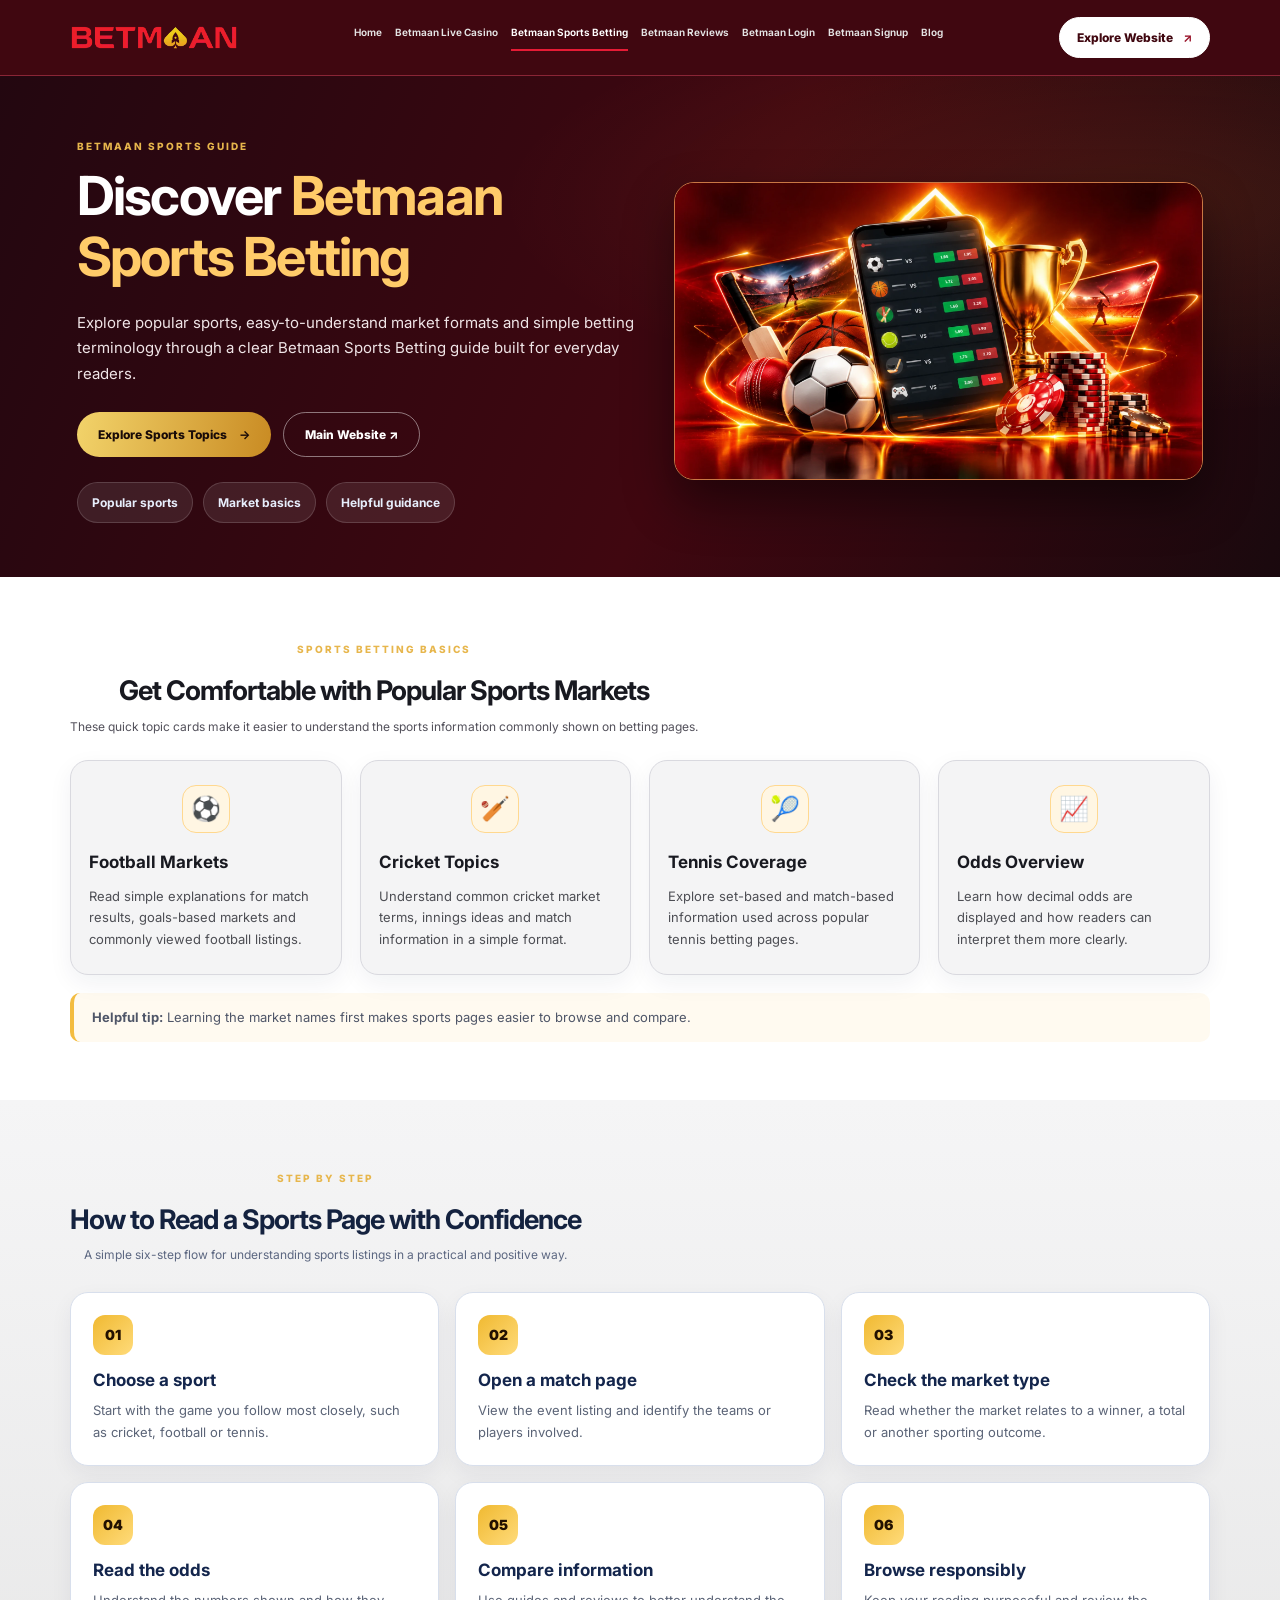
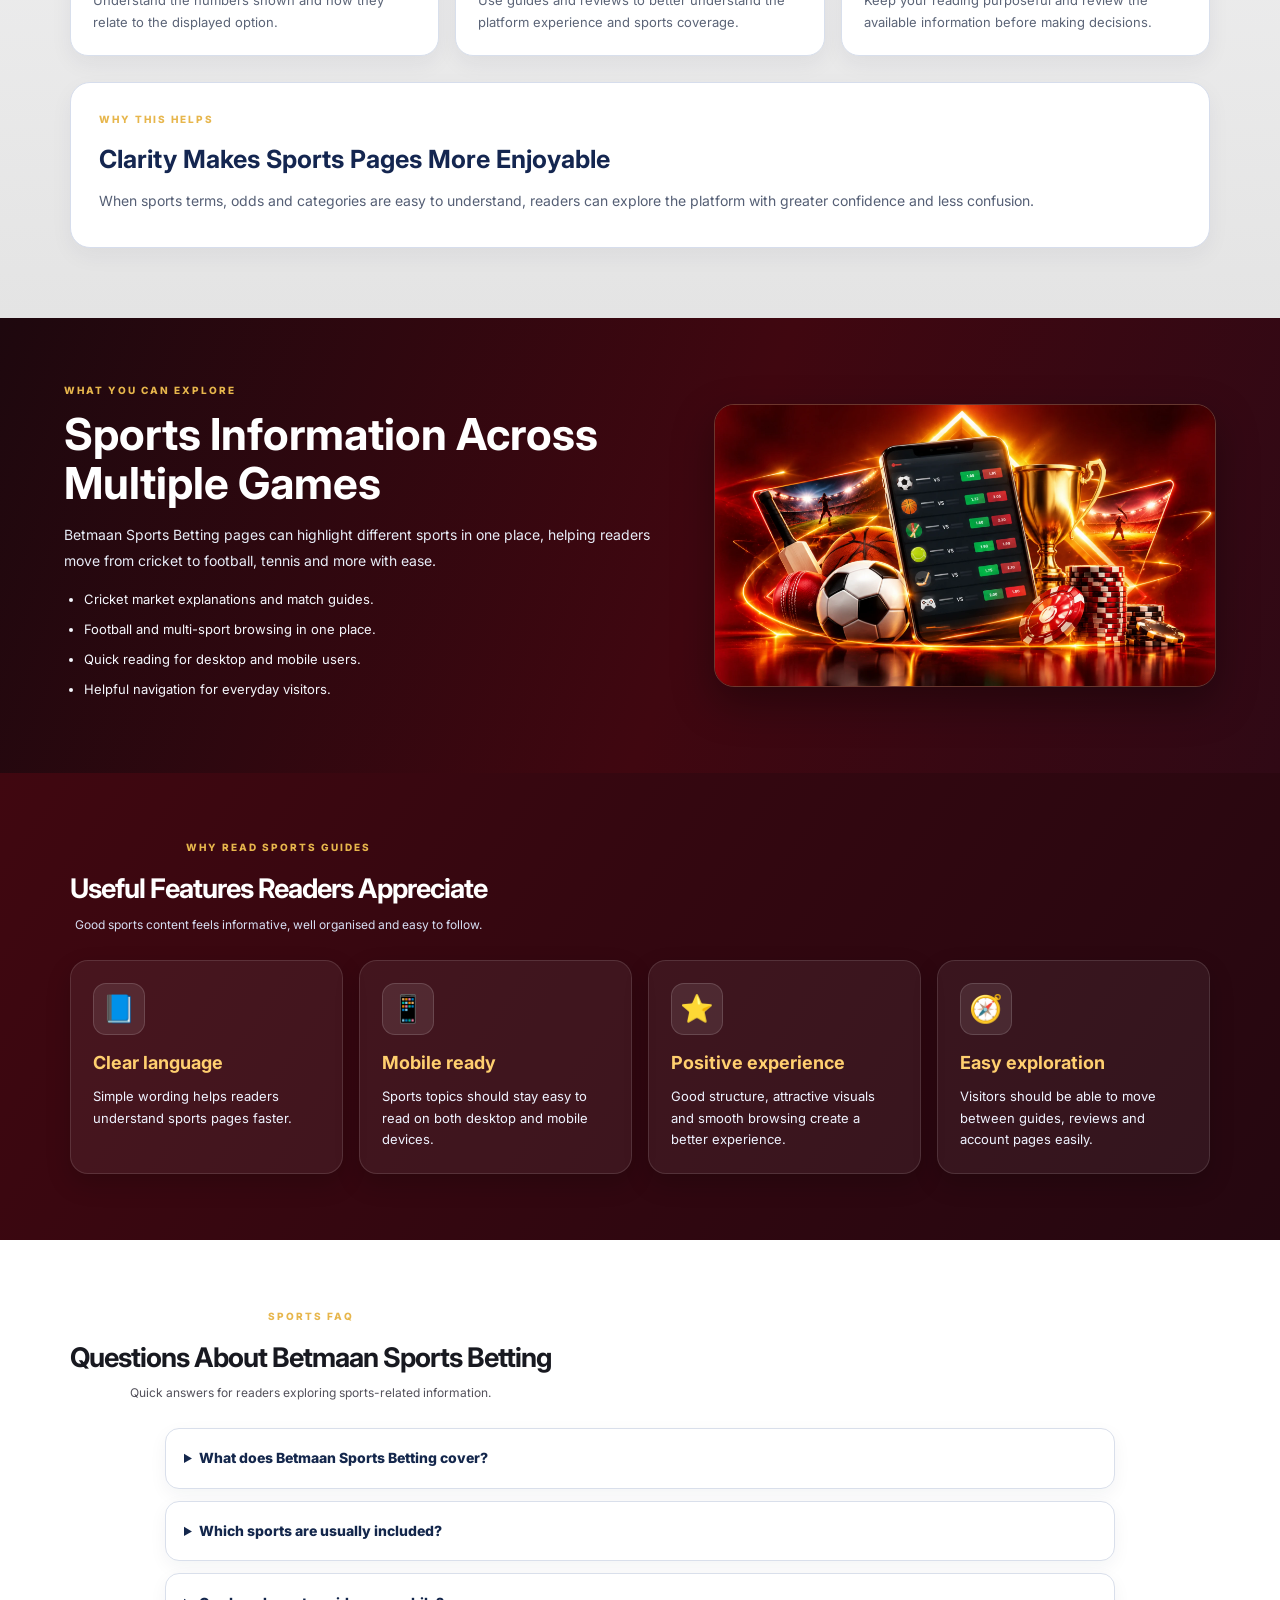
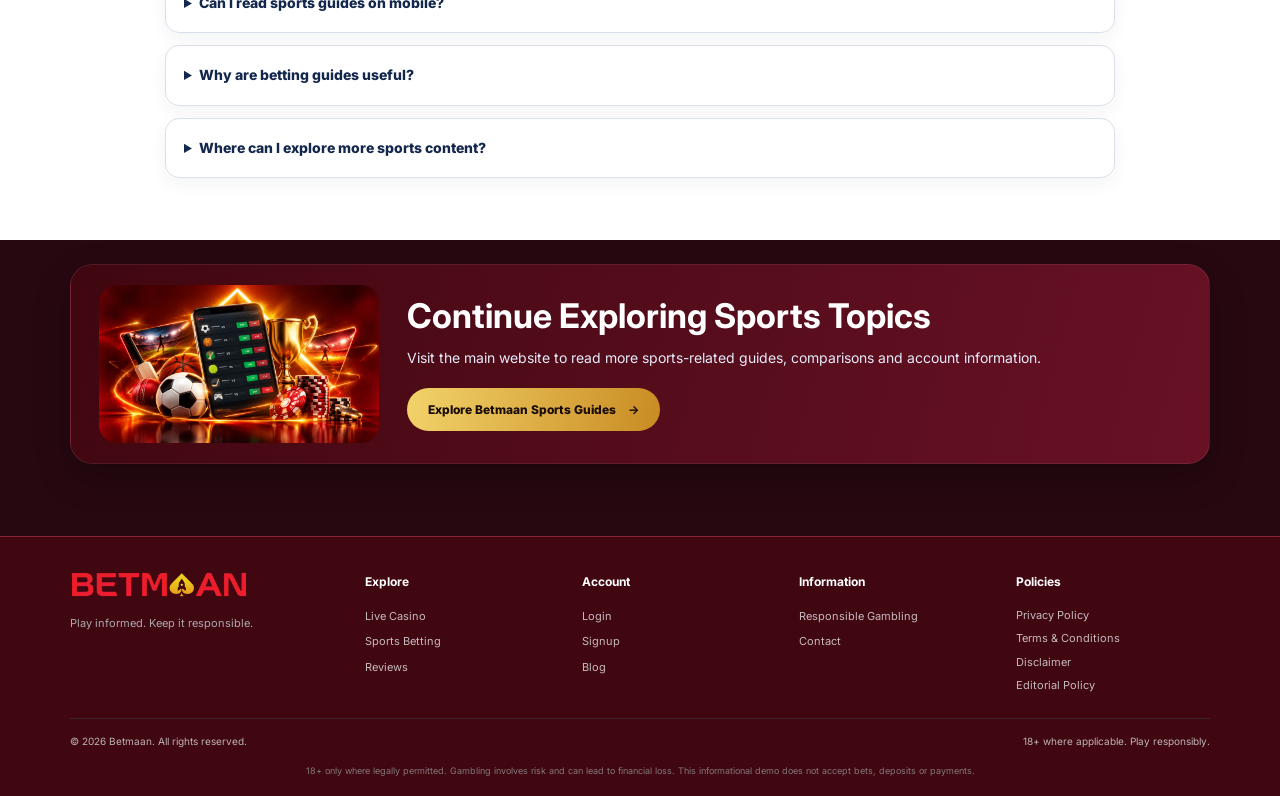
<file: sports-betting.html>
<!DOCTYPE html>

<html lang="en"><head><meta charset="utf-8"/><meta content="width=device-width,initial-scale=1" name="viewport"/>
<title>Betmaan Sports Betting Guide | Markets, Odds and Tips</title>
<meta content="Explore the Betmaan Sports Betting guide for market basics, odds, popular sports and practical tips presented in a clear and positive way." name="description"/>
<link href="https://fonts.googleapis.com" rel="preconnect"/><link crossorigin="" href="https://fonts.gstatic.com" rel="preconnect"/>
<link href="https://fonts.googleapis.com/css2?family=Inter:wght@400;500;600;700;800;900&amp;display=swap" rel="stylesheet"/><link href="styles.css" rel="stylesheet"/><meta name="robots" content="index, follow"><link href="https://betmaan.netlify.app/sports-betting" rel="canonical"/><meta content="https://betmaanreviews.com/sports-betting.html" property="og:url"/></head>
<body><header class="header">
<a class="logo" href="index.html"><img alt="BETMAAN" src="assets/betmaan-logo.png"/></a>
<button aria-expanded="false" aria-label="Toggle menu" class="nav-toggle">☰</button>
<nav class="nav"><a href="index.html">Home</a><a href="live-casino.html">Betmaan Live Casino</a><a class="active" href="sports-betting.html">Betmaan Sports Betting</a><a href="reviews.html">Betmaan Reviews</a><a href="login.html">Betmaan Login</a><a href="signup.html">Betmaan Signup</a><a href="blog.html">Blog</a></nav>
<a class="top-cta" href="https://betmaanreviews.com/">Explore Website <b>↗</b></a>
</header><main>
<section class="guide-hero premium-guide-hero topical-hero"><div class="guide-hero-copy"><p class="eyebrow">BETMAAN SPORTS GUIDE</p><h1>Discover <em>Betmaan Sports Betting</em></h1><p>Explore popular sports, easy-to-understand market formats and simple betting terminology through a clear Betmaan Sports Betting guide built for everyday readers.</p><div class="buttons dual-buttons"><a class="btn gold" href="#sports-basics">Explore Sports Topics <b>→</b></a><a class="btn outline light-outline" href="https://betmaanreviews.com/">Main Website ↗</a></div><div class="hero-tags"><span>Popular sports</span><span>Market basics</span><span>Helpful guidance</span></div></div><img alt="Betmaan sports betting illustration" src="assets/sports-page-main.webp"/></section>
<section class="section light-guide premium-pillars" id="sports-basics"><div class="section-title compact-center"><div><p class="eyebrow">SPORTS BETTING BASICS</p><h2>Get Comfortable with Popular Sports Markets</h2><p>These quick topic cards make it easier to understand the sports information commonly shown on betting pages.</p></div></div><div class="info-card-grid four-grid"><article class="info-card soft-card"><span aria-hidden="true">⚽</span><h3>Football Markets</h3><p>Read simple explanations for match results, goals-based markets and commonly viewed football listings.</p></article><article class="info-card soft-card"><span aria-hidden="true">🏏</span><h3>Cricket Topics</h3><p>Understand common cricket market terms, innings ideas and match information in a simple format.</p></article><article class="info-card soft-card"><span aria-hidden="true">🎾</span><h3>Tennis Coverage</h3><p>Explore set-based and match-based information used across popular tennis betting pages.</p></article><article class="info-card soft-card"><span aria-hidden="true">📈</span><h3>Odds Overview</h3><p>Learn how decimal odds are displayed and how readers can interpret them more clearly.</p></article></div><div class="inline-note"><strong>Helpful tip:</strong> Learning the market names first makes sports pages easier to browse and compare.</div></section>
<section class="section premium-steps-section topical-light"><div class="section-title compact-center light-copy"><div><p class="eyebrow">STEP BY STEP</p><h2>How to Read a Sports Page with Confidence</h2><p>A simple six-step flow for understanding sports listings in a practical and positive way.</p></div></div><div class="premium-steps-grid six-grid"><article><span>01</span><h3>Choose a sport</h3><p>Start with the game you follow most closely, such as cricket, football or tennis.</p></article><article><span>02</span><h3>Open a match page</h3><p>View the event listing and identify the teams or players involved.</p></article><article><span>03</span><h3>Check the market type</h3><p>Read whether the market relates to a winner, a total or another sporting outcome.</p></article><article><span>04</span><h3>Read the odds</h3><p>Understand the numbers shown and how they relate to the displayed option.</p></article><article><span>05</span><h3>Compare information</h3><p>Use guides and reviews to better understand the platform experience and sports coverage.</p></article><article><span>06</span><h3>Browse responsibly</h3><p>Keep your reading purposeful and review the available information before making decisions.</p></article></div><div class="wide-info-card"><p class="eyebrow">WHY THIS HELPS</p><h3>Clarity Makes Sports Pages More Enjoyable</h3><p>When sports terms, odds and categories are easy to understand, readers can explore the platform with greater confidence and less confusion.</p></div></section>
<section class="section premium-split-band topical-split"><div><p class="eyebrow">WHAT YOU CAN EXPLORE</p><h2>Sports Information Across Multiple Games</h2><p>Betmaan Sports Betting pages can highlight different sports in one place, helping readers move from cricket to football, tennis and more with ease.</p><ul class="clean-list"><li>Cricket market explanations and match guides.</li><li>Football and multi-sport browsing in one place.</li><li>Quick reading for desktop and mobile users.</li><li>Helpful navigation for everyday visitors.</li></ul></div><img alt="Sports betting phone illustration" loading="lazy" src="assets/sports-page-main.webp"/></section>
<section class="section premium-issues-section topical-features"><div class="section-title compact-center light-copy"><div><p class="eyebrow">WHY READ SPORTS GUIDES</p><h2>Useful Features Readers Appreciate</h2><p>Good sports content feels informative, well organised and easy to follow.</p></div></div><div class="issue-card-grid four-grid"><article><div aria-hidden="true" class="feature-icon">📘</div><h3>Clear language</h3><p>Simple wording helps readers understand sports pages faster.</p></article><article><div aria-hidden="true" class="feature-icon">📱</div><h3>Mobile ready</h3><p>Sports topics should stay easy to read on both desktop and mobile devices.</p></article><article><div aria-hidden="true" class="feature-icon">⭐</div><h3>Positive experience</h3><p>Good structure, attractive visuals and smooth browsing create a better experience.</p></article><article><div aria-hidden="true" class="feature-icon">🧭</div><h3>Easy exploration</h3><p>Visitors should be able to move between guides, reviews and account pages easily.</p></article></div></section>
<section class="section light-guide premium-faq-section"><div class="section-title compact-center"><div><p class="eyebrow">SPORTS FAQ</p><h2>Questions About Betmaan Sports Betting</h2><p>Quick answers for readers exploring sports-related information.</p></div></div><div class="guide-faq premium-faq-list"><details><summary>What does Betmaan Sports Betting cover?</summary><p>It covers sports-related page information such as markets, odds, sporting categories and browsing tips.</p></details><details><summary>Which sports are usually included?</summary><p>Readers often look for cricket, football, tennis and other popular sports categories.</p></details><details><summary>Can I read sports guides on mobile?</summary><p>Yes. The layout is designed to stay clear and useful on phones as well as larger screens.</p></details><details><summary>Why are betting guides useful?</summary><p>They help readers understand market terms and explore the platform more comfortably.</p></details><details><summary>Where can I explore more sports content?</summary><p>You can continue to the main Betmaan Reviews website for additional sports topics and updates.</p></details></div></section>
<section class="section premium-cta-banner topical-last"><div class="cta-banner-box"><img alt="Betmaan sports illustration" loading="lazy" src="assets/sports-page-main.webp"/><div><h2>Continue Exploring Sports Topics</h2><p>Visit the main website to read more sports-related guides, comparisons and account information.</p><a class="btn gold" href="https://betmaanreviews.com/">Explore Betmaan Sports Guides <b>→</b></a></div></div></section></main><footer class="footer"><div class="footer-top"><div><a class="logo" href="index.html"><img alt="BETMAAN" src="assets/betmaan-logo.png"/></a><p>Play informed. Keep it responsible.</p></div><div><h4>Explore</h4><a href="live-casino.html">Live Casino</a><a href="sports-betting.html">Sports Betting</a><a href="reviews.html">Reviews</a></div><div><h4>Account</h4><a href="login.html">Login</a><a href="signup.html">Signup</a><a href="blog.html">Blog</a></div><div><h4>Information</h4><a href="index.html#responsible">Responsible Gambling</a><a href="mailto:hello@betmaanreviews.com">Contact</a></div><div class="footer-policies"><h4>Policies</h4><a href="https://betmaanreviews.com/privacy-policy/" rel="noopener noreferrer" target="_blank">Privacy Policy</a><a href="https://betmaanreviews.com/terms-conditions/" rel="noopener noreferrer" target="_blank">Terms &amp; Conditions</a><a href="https://betmaanreviews.com/disclaimer/" rel="noopener noreferrer" target="_blank">Disclaimer</a><a href="https://betmaanreviews.com/editorial-policy/" rel="noopener noreferrer" target="_blank">Editorial Policy</a></div></div><div class="footer-bottom"><span>© <span id="year"></span> Betmaan. All rights reserved.</span><span>18+ where applicable. Play responsibly.</span></div><p class="disclaimer">18+ only where legally permitted. Gambling involves risk and can lead to financial loss. This informational demo does not accept bets, deposits or payments.</p></footer><script src="script.js"></script></body></html>
</file>
<file: styles.css>
:root{--wine:#400710;--light:#E4E4E4;--white:#FFFFFF;--black:#111318;--red:#b51d31;--gold:#e7b64c;--muted:#bdb4b5}
*{box-sizing:border-box}html{scroll-behavior:smooth;scroll-padding-top:85px}body{margin:0;background:var(--black);color:var(--white);font-family:Inter,Arial,sans-serif;line-height:1.6}a{color:inherit;text-decoration:none}.header{height:76px;padding:0 5.5%;display:flex;align-items:center;justify-content:space-between;position:sticky;top:0;z-index:20;background:rgba(17,19,24,.96);border-bottom:1px solid #6b1522;backdrop-filter:blur(14px)}.logo{font-weight:900;font-size:27px;letter-spacing:-1.5px;color:#e51b35}.logo span{color:#fff}.nav{display:flex;gap:21px;font-size:11px;font-weight:650}.nav a{color:#e4e4e4;white-space:nowrap}.nav a:hover,.nav a.active{color:white;border-bottom:2px solid #e51b35;padding-bottom:9px}.top-cta{background:var(--wine);border:1px solid #9b2639;border-radius:25px;padding:10px 17px;font-size:11px;font-weight:800}.top-cta b{margin-left:7px;color:var(--gold)}.nav-toggle{display:none;background:none;border:0;color:white;font-size:24px}
.eyebrow{font-size:10px;letter-spacing:2px;font-weight:800;color:var(--gold);margin:0 0 12px}.home-hero{min-height:550px;position:relative;display:flex;align-items:center;padding:65px 6%;overflow:hidden;background:radial-gradient(ellipse at 70% 48%,#5c0d19,#1b0509 52%,var(--black))}.hero-copy{position:relative;z-index:2;max-width:550px}.home-hero h1,.page-hero h1,.auth-art h1{font-size:clamp(38px,5vw,60px);line-height:1.08;letter-spacing:-2px;margin:0 0 18px;font-weight:900}.home-hero h1 em,.page-hero h1 em,.auth-art h1 em,.split h2 em,.trust h2 em{font-style:normal;color:var(--gold)}.hero-copy>p:not(.eyebrow){font-size:14px;color:var(--light);max-width:450px}.hero-img{position:absolute;right:0;top:0;width:59%;height:100%;background:url('assets/hero-casino.jpg') center/cover;opacity:.8;mix-blend-mode:screen;mask-image:linear-gradient(90deg,transparent,#000 24%)}.buttons{display:flex;gap:13px;flex-wrap:wrap;margin:25px 0}.btn{display:inline-flex;align-items:center;gap:12px;border:0;border-radius:28px;padding:12px 21px;font-size:12px;font-weight:800;cursor:pointer;transition:.2s}.btn:hover{transform:translateY(-2px);filter:brightness(1.1)}.btn.red{background:linear-gradient(100deg,#d71932,#760b1c);color:white}.btn.gold{background:linear-gradient(100deg,#f2d36a,#c98b23);color:#190b08}.btn.outline,.outline-link{border:1px solid var(--gold);color:var(--gold);background:transparent}.note{font-size:10px;color:#c9bfc0}.section{padding:58px 5.5%;}.section-title{display:flex;justify-content:space-between;align-items:end;gap:20px;margin-bottom:24px}.section-title h2,.center-heading h2{font-size:27px;letter-spacing:-1px;margin:0 0 4px}.section-title p:not(.eyebrow){color:var(--muted);font-size:12px;margin:0}.outline-link{border-radius:24px;padding:9px 15px;font-size:11px;white-space:nowrap}.reviews-preview{background:linear-gradient(180deg,#130407,#111318)}.review-row{display:grid;grid-template-columns:repeat(3,1fr);gap:16px}.review-box{border:1px solid #4d2930;border-radius:16px;padding:20px;background:linear-gradient(140deg,#261117,#11080a)}.stars{color:var(--gold);letter-spacing:2px}.review-box p{font-size:12px;color:#eee;min-height:42px}.review-box small,.tiny{font-size:10px;color:#aaa}.split{min-height:350px;display:grid;grid-template-columns:1fr 1fr;align-items:center;gap:30px;padding:48px 6%;overflow:hidden;border-block:1px solid #661322;background:radial-gradient(ellipse at 75%,#082747,#111318 60%)}.split h2,.trust h2{font-size:35px;line-height:1.15;letter-spacing:-1px;margin:0 0 13px}.split p:not(.eyebrow){font-size:13px;color:var(--light);max-width:430px;margin-bottom:22px}.split img{width:100%;max-height:270px;object-fit:cover;border-radius:12px;box-shadow:0 15px 45px #0008}.casino-split{background:radial-gradient(ellipse at 22%,#5a101c,#111318 62%)}.center-heading{display:flex;align-items:center;justify-content:center;gap:17px;margin-bottom:25px}.center-heading span{height:2px;width:55px;background:#b51d31}.topic-grid{display:grid;grid-template-columns:repeat(4,1fr);gap:14px}.topic{height:125px;border:1px solid #65434a;border-radius:14px;display:flex;align-items:end;padding:15px;position:relative;overflow:hidden;background:linear-gradient(140deg,#53111e,#160609)}.topic:before{content:"";position:absolute;inset:0;background:url('assets/popular-games.jpg') center/cover;opacity:.38;transition:.25s}.topic:hover:before{opacity:.65;transform:scale(1.04)}.topic b,.topic i{position:relative}.topic b{font-size:13px}.topic i{font-style:normal;margin-left:auto;border:1px solid var(--gold);color:var(--gold);width:26px;height:26px;border-radius:50%;display:grid;place-items:center}.trust{display:grid;grid-template-columns:1fr .8fr 1.05fr;align-items:center;gap:28px;background:radial-gradient(ellipse at 52%,#4b0c18,#111318 70%);border-block:1px solid #6b1522}.trust h2{font-size:31px}.checks{padding:0;list-style:none;font-size:12px}.checks li{margin:10px 0}.checks li:first-letter{color:var(--gold)}.trust-art{height:240px;background:url('assets/trust-section.jpg') center/cover;border-radius:12px;opacity:.85}.faq{padding:20px;border:1px solid #68414a;border-radius:15px;background:#1c0d11}.faq h3{font-size:17px;margin:0 0 15px}.faq details{border:1px solid #56343c;border-radius:8px;margin:7px 0;background:#13080b;font-size:11px}.faq summary{padding:10px;cursor:pointer}.faq details p{padding:0 10px 10px;margin:0;color:#c9bec0}
.page-hero{min-height:340px;display:flex;align-items:center;padding:55px 7%;background:linear-gradient(90deg,#111318 0%,#400710 65%,#170409)}.page-hero>div{max-width:620px}.page-hero p:not(.eyebrow){color:#e4e4e4;font-size:14px;max-width:560px}.live-hero{background:linear-gradient(90deg,#111318 0%,#400710 55%,#24070d),url('assets/hero-casino.jpg') right center/auto 100% no-repeat}.sports-hero{background:linear-gradient(90deg,#111318 0%,#400710 58%,#06182a),url('assets/sports-banner.jpg') right center/auto 100% no-repeat}.reviews-hero{background:linear-gradient(90deg,#111318,#400710 70%)}.blog-hero{background:linear-gradient(90deg,#111318,#400710 60%,#1a0609)}.content-grid{display:grid;grid-template-columns:repeat(3,1fr);gap:17px}.info-card{padding:23px;border-radius:15px;background:linear-gradient(145deg,#271117,#14090c);border:1px solid #4c2931}.info-card>span{font-size:28px;color:var(--gold);font-weight:800}.info-card h3{margin:8px 0;font-size:17px}.info-card p{color:#c9bfc0;font-size:12px;margin:0}.notice,.review-disclaimer{margin:0 5.5% 50px;padding:20px 23px;border-left:3px solid var(--gold);background:#1b0d11;color:#d9d0d1;font-size:12px}.review-disclaimer{margin:28px 0 0}.review-disclaimer h3{margin:0 0 5px;color:white}.review-disclaimer p{margin:0}
.auth-wrap{min-height:650px;padding:55px 7%;display:grid;grid-template-columns:1fr 440px;align-items:center;gap:60px;background:radial-gradient(ellipse at 25% 50%,#4b0b17,#111318 65%)}.auth-art p:not(.eyebrow){max-width:420px;color:#d4cacc;font-size:13px}.auth-card{padding:30px;border:1px solid #6b3b44;border-radius:18px;background:linear-gradient(145deg,#241116,#11080a);box-shadow:0 20px 60px #0008}.auth-card h2{font-size:27px;margin:0 0 20px}.auth-card>label:not(.remember){display:block;font-size:11px;margin:13px 0 6px;color:#e4e4e4}.auth-card input:not([type=checkbox]),.auth-card select{width:100%;padding:12px 13px;background:#0d0507;border:1px solid #58333b;border-radius:8px;color:white;font:inherit;font-size:12px;outline:none}.auth-card input:focus,.auth-card select:focus{border-color:var(--gold)}.form-row{display:flex;justify-content:space-between;align-items:center;margin:14px 0;font-size:10px}.form-row a,.form-switch a{color:var(--gold)}.remember{font-size:10px;color:#d7cdcf;display:flex;align-items:center;gap:7px}.remember input{accent-color:#b51d31}.age-check{align-items:flex-start;margin:12px 0}.full{width:100%;justify-content:center;margin-top:12px}.form-switch{text-align:center;font-size:11px;color:#cfc4c6}.form-note{font-size:9px;color:#9d9093;line-height:1.5}.form-message{font-size:11px;color:var(--gold);min-height:15px}.featured-post{display:grid;grid-template-columns:.85fr 1.15fr;gap:28px;align-items:center;padding:22px;border:1px solid #5b3039;border-radius:16px;background:linear-gradient(140deg,#281117,#12080b)}.featured-visual{min-height:250px;border-radius:12px;display:flex;align-items:end;justify-content:space-between;padding:20px;background:linear-gradient(0deg,#111318aa,#11131822),url('assets/popular-games.jpg') center/cover}.featured-visual span{font-size:11px;letter-spacing:2px;color:var(--gold)}.featured-visual b{font-size:55px;color:#fff8}.featured-post h2{font-size:25px;line-height:1.2}.featured-post p:not(.eyebrow){font-size:12px;color:#d0c5c7}.blog-cards{margin-top:22px}.info-card small{font-size:9px;letter-spacing:1px;color:var(--gold)}.draft-tag{display:inline-block;margin-top:14px;color:#e7c96c;font-size:9px;border:1px solid #7d5a24;padding:5px 8px;border-radius:15px}
.footer{padding:35px 5.5% 17px;background:#080304;border-top:1px solid #51212b}.footer-top{display:grid;grid-template-columns:1.4fr 1fr 1fr 1fr;gap:24px;padding-bottom:25px}.footer-top p{font-size:11px;color:#aaa}.footer-top h4{font-size:12px;margin:0 0 9px}.footer-top>div:not(:first-child){display:flex;flex-direction:column;gap:8px}.footer-top>div>a:not(.logo){font-size:11px;color:#c6babc}.footer-bottom{border-top:1px solid #39272c;padding-top:14px;display:flex;justify-content:space-between;gap:15px;font-size:10px;color:#bdb4b5}.disclaimer{text-align:center;font-size:9px;color:#82777a;margin:15px 0 0}
@media(max-width:1050px){.nav{gap:10px;font-size:9px}.top-cta{display:none}.trust{grid-template-columns:1fr 1fr}.trust-art{display:none}}
@media(max-width:760px){.header{height:66px;padding:0 5%}.logo{font-size:24px}.nav-toggle{display:block}.nav{display:none;position:absolute;top:65px;left:0;right:0;background:#17070b;padding:18px 6%;flex-direction:column;gap:16px;border-bottom:1px solid #6b1522;font-size:13px}.nav.open{display:flex}.nav a.active,.nav a:hover{width:max-content;padding-bottom:4px}.home-hero{min-height:590px;padding:55px 6%;align-items:flex-start}.home-hero h1,.page-hero h1,.auth-art h1{font-size:42px}.hero-img{width:100%;height:52%;top:auto;bottom:0;opacity:.48;mask-image:linear-gradient(0deg,#000,transparent)}.section{padding:45px 5%}.section-title{align-items:flex-start;flex-direction:column}.review-row,.content-grid,.blog-cards{grid-template-columns:1fr}.review-box p{min-height:0}.split{grid-template-columns:1fr;gap:18px;padding:42px 6%}.split img{max-height:210px}.casino-split img{order:2}.topic-grid{grid-template-columns:repeat(2,1fr)}.topic{height:110px}.trust{grid-template-columns:1fr}.trust-art{display:block;height:170px}.auth-wrap{grid-template-columns:1fr;padding:40px 5%;gap:25px}.auth-art h1{font-size:37px}.auth-card{padding:23px}.page-hero{min-height:300px;padding:45px 6%}.live-hero,.sports-hero{background-blend-mode:normal;background-size:auto 60%;background-position:right bottom;background-repeat:no-repeat}.featured-post{grid-template-columns:1fr}.featured-visual{min-height:170px}.footer-top{grid-template-columns:1fr 1fr}.footer-top>div:first-child{grid-column:1/-1}.footer-bottom{flex-direction:column}.footer-bottom span:last-child{line-height:1.8}}
@media(prefers-reduced-motion:reduce){html{scroll-behavior:auto}*,*:before,*:after{transition:none!important}}

/* 2026 visual refresh: light-and-dark section rhythm */
:root{--black:#111318;--light:#E4E4E4;--white:#FFFFFF}
body{background:#FFFFFF;color:#171923}
.header{background:#111318;color:#FFFFFF}
.home-hero,.page-hero,.auth-wrap,.sports-split,.casino-split{color:#FFFFFF}
.home-hero{background:radial-gradient(ellipse at 72% 46%,#5c0d19,#240a0f 55%,#111318)}
.reviews-preview{background:#FFFFFF;color:#151820}
.reviews-preview .section-title p:not(.eyebrow){color:#525663}
.review-box{background:#F5F5F7;border:1px solid #d8d9dd;color:#1a1c22}
.review-box p{color:#30333a}.review-box small,.reviews-preview .tiny{color:#62656d}
.sports-split{background:radial-gradient(ellipse at 75%,#183d59,#111318 70%)}
.casino-split{background:radial-gradient(ellipse at 22%,#5a101c,#111318 70%)}
.topics{background:#E4E4E4;color:#101217;padding-top:50px;padding-bottom:60px}
.topics .center-heading span{background:#c61d36}
.topic-grid{max-width:1080px;margin:0 auto;grid-template-columns:repeat(4,minmax(0,1fr));gap:18px}
.topic{background:#1b1015;padding:0;display:block;width:100%;height:auto;aspect-ratio:215/111;overflow:hidden;border:1px solid #8a7780;border-radius:16px;box-shadow:0 8px 18px rgba(0,0,0,.16);transition:transform .2s,box-shadow .2s}
.topic:before{display:none}.topic img{display:block;width:100%;height:100%;object-fit:cover}
.topic:hover{transform:translateY(-4px);box-shadow:0 14px 23px rgba(25,10,15,.24)}
.topic:focus-visible{outline:3px solid #bd2440;outline-offset:3px}
.sr-only{position:absolute;width:1px;height:1px;padding:0;margin:-1px;overflow:hidden;clip:rect(0,0,0,0);white-space:nowrap;border:0}
.why-betmaan{background:#FFFFFF;color:#151820;border:0;padding-top:65px;padding-bottom:65px}
.why-intro{text-align:center;max-width:760px;margin:0 auto 30px}
.why-intro h2{font-size:clamp(28px,3.2vw,38px);line-height:1.2;letter-spacing:-1px;margin:0 0 12px}
.why-intro em{font-style:normal;color:#b51d31}.why-intro p:not(.eyebrow){color:#50545c;font-size:14px}
.why-grid{display:grid;grid-template-columns:repeat(4,minmax(0,1fr));gap:16px;max-width:1150px;margin:auto}
.why-card{background:#F4F4F5;border:1px solid #dedee2;border-radius:17px;padding:25px 18px;min-height:185px;text-align:center;box-shadow:0 5px 15px rgba(0,0,0,.04)}
.why-icon{display:grid;place-items:center;margin:0 auto 10px;width:52px;height:52px;border-radius:14px;background:#400710;color:#f2c25a;font-size:27px;font-weight:800}
.why-card h3{margin:0 0 7px;font-size:16px}.why-card p{margin:0;color:#52565f;font-size:12px}
.why-action{text-align:center;margin-top:27px}
.home-faq{background:#E4E4E4;color:#161820;padding-top:65px;padding-bottom:80px}
.faq-intro{text-align:center;color:#51545b;font-size:13px;margin:-11px auto 25px}
.faq-list{max-width:850px;margin:auto;display:grid;gap:12px}
.faq-list details{background:#FFFFFF;border:1px solid #d3d4d8;border-radius:12px;overflow:hidden;box-shadow:0 2px 9px rgba(0,0,0,.04)}
.faq-list summary{cursor:pointer;padding:16px 20px;font-weight:700;font-size:13px}
.faq-list details p{margin:0;padding:0 20px 17px;color:#51555c;font-size:13px}
/* Light information sections across all interior pages */
.page-hero + .section{background:#FFFFFF;color:#151820}
.page-hero + .section .info-card{background:#F4F4F5;border-color:#d8d9de;color:#151820}
.page-hero + .section .info-card p,.page-hero + .section .featured-post p:not(.eyebrow){color:#50535a}
.page-hero + .section .featured-post{background:#F4F4F5;border-color:#d8d9de;color:#151820}
.page-hero + .section .featured-visual{color:white}
.notice{background:#E4E4E4;color:#252831;border-left-color:#b51d31;padding:24px;border-radius:0 10px 10px 0}
.footer{background:#111318;color:#FFFFFF}
@media(max-width:850px){.why-grid{grid-template-columns:repeat(2,minmax(0,1fr))}}
@media(max-width:760px){.topic-grid{grid-template-columns:repeat(2,minmax(0,1fr));gap:11px}.topics{padding:42px 5%}.why-betmaan,.home-faq{padding:50px 5%}.why-card{min-height:165px;padding:20px 12px}.why-card h3{font-size:14px}}
@media(max-width:420px){.topic-grid{gap:9px}.why-grid{gap:10px}.why-card p{font-size:11px}}

/* BETMAAN brand and consistent multipage style */
.header,.footer{background:#400710!important;color:#fff}
.header{border-bottom-color:#8a2536}.footer{border-top-color:#8a2536}
.logo{display:inline-flex;align-items:center;flex-shrink:0;line-height:1}
.logo img{display:block;width:168px;max-width:100%;height:auto;object-fit:contain}
.top-cta{background:#fff;color:#400710;border:1px solid #fff;font-size:12px}
.top-cta b{color:#99132a}.top-cta:hover{background:#e4e4e4;color:#400710}
.nav{gap:13px}.nav a{font-size:10px}
.login-split{background:linear-gradient(105deg,#400710,#16131b)}
.signup-split{background:linear-gradient(105deg,#131820,#400710)}
.guide-hero{min-height:440px;padding:66px 6%;display:grid;grid-template-columns:1fr 47%;gap:40px;align-items:center;color:#fff;background:linear-gradient(115deg,#1b0b11,#400710)}
.guide-hero-copy{max-width:590px}.guide-hero h1{font-size:clamp(36px,4.6vw,58px);line-height:1.08;letter-spacing:-1.8px;margin:8px 0 22px}.guide-hero h1 em{font-style:normal;color:#f3c45a}
.guide-hero p:not(.eyebrow){font-size:15px;color:#f0e5e7;line-height:1.7}
.guide-hero img{width:100%;aspect-ratio:1.65;object-fit:cover;border-radius:18px;border:1px solid #ae6072;box-shadow:0 18px 45px #0006}
.interior-hero{background:linear-gradient(110deg,#181218,#400710)}
.interior-hero>div{max-width:560px}.interior-hero h1{font-size:clamp(32px,4.5vw,54px)}
.light-guide{background:#fff!important;color:#171821!important}.light-guide .section-title p:not(.eyebrow){color:#53515b}
.guide-steps{display:grid;grid-template-columns:repeat(4,1fr);gap:17px}
.guide-steps article{background:#f4f4f5;border:1px solid #d7d6da;padding:23px;border-radius:16px}
.guide-steps article span{display:grid;place-items:center;width:40px;height:40px;border-radius:12px;background:#400710;color:#fff;font-weight:850}
.guide-steps h3{font-size:17px;line-height:1.3;margin:18px 0 8px}.guide-steps p{font-size:12px;color:#4d4d54;margin:0}
.guide-info{background:#e4e4e4;color:#191821}
.guide-feature{display:grid;grid-template-columns:44% 1fr;gap:48px;align-items:center}
.guide-feature.reverse{grid-template-columns:44% 1fr}
.guide-feature img{width:100%;height:275px;object-fit:cover;border-radius:18px;box-shadow:0 15px 35px #1112}
.guide-feature h2{font-size:31px;line-height:1.17;margin:4px 0 14px}.guide-feature p:not(.eyebrow){font-size:14px;color:#42424a}
.guide-faq{max-width:950px;display:grid;gap:12px}.guide-faq details{border:1px solid #d2d2d7;border-radius:12px;padding:0 17px;background:#f8f8f9}.guide-faq summary{padding:17px 0;cursor:pointer;font-weight:750}.guide-faq details p{color:#4b4b52;font-size:13px;margin:0 0 18px}
.blog-opening{min-height:540px}.launch-note{display:inline-block;padding:12px 17px;background:#fff1;border:1px solid #ffffff40;border-radius:10px}
.footer-top .logo img{width:178px}
@media(max-width:1000px){.header{padding-inline:3%}.logo img{width:132px}.nav{gap:8px}.nav a{font-size:9px}.guide-steps{grid-template-columns:repeat(2,1fr)}}
@media(max-width:760px){.logo img{width:145px}.nav{background:#400710!important}.guide-hero{grid-template-columns:1fr;padding:48px 5%;gap:24px}.guide-hero img{max-height:300px}.guide-feature,.guide-feature.reverse{grid-template-columns:1fr;gap:20px}.guide-feature img{height:220px}.guide-steps{grid-template-columns:1fr}.split{gap:22px}}


/* Content and readability pass - November 2026 */
.login-split,.signup-split{position:relative;isolation:isolate;min-height:390px;border-color:#9c3049;}
.login-split{background:linear-gradient(112deg,#400710 0%,#2e0710 55%,#170f20 100%)!important;}
.signup-split{background:linear-gradient(112deg,#1d111b 0%,#400710 55%,#280810 100%)!important;}
.login-split>div,.signup-split>div{position:relative;z-index:2;background:rgba(28,5,14,.68);border:1px solid rgba(248,213,150,.22);border-radius:20px;padding:28px 30px;box-shadow:0 12px 32px rgba(0,0,0,.28)}
.login-split h2,.signup-split h2{color:#FFFFFF!important;font-size:clamp(30px,3vw,40px);text-shadow:0 2px 8px #0009;line-height:1.17;}
.login-split h2 em,.signup-split h2 em{color:#FFD16A!important;text-shadow:0 1px 4px #0008;}
.login-split p.eyebrow,.signup-split p.eyebrow{color:#FFE0A2!important;font-weight:850;letter-spacing:1.4px;}
.login-split p:not(.eyebrow),.signup-split p:not(.eyebrow){color:#FFFFFF!important;font-size:14px!important;line-height:1.75;max-width:530px;opacity:1;text-shadow:0 1px 3px #0009;}
.login-split .btn.gold,.signup-split .btn.gold{background:#FFD16A;color:#270810!important;box-shadow:0 7px 18px rgba(0,0,0,.3);border:1px solid #ffe5ad}
.login-split .btn.gold:hover,.signup-split .btn.gold:hover{background:white;color:#400710!important}
.login-split img,.signup-split img{min-height:270px;max-height:310px;object-fit:cover;border:2px solid rgba(255,220,173,.45);box-shadow:0 14px 30px #0009}
.reviews-preview{background:#FFFFFF!important;color:#19151B!important;}.reviews-preview .section-title h2{color:#1d1721}.reviews-preview .section-title p:not(.eyebrow){color:#5d5762!important}.reviews-preview .review-box{background:#F4F4F5;border:1px solid #dcd9dc;}.reviews-preview .review-box h3{color:#400710;font-size:16px;margin:0 0 8px}.reviews-preview .review-box p{color:#44404a;font-size:13px;line-height:1.65;margin:0}.reviews-preview .outline-link{border-color:#8c1830;color:#7b1129}
/* Keep light panels fully legible */
.light-guide .info-card{background:#F4F4F5!important;border:1px solid #d9d9df!important;color:#181920!important}.light-guide .info-card h3{color:#181920}.light-guide .info-card p{color:#4d4e54!important}
.light-guide .info-card>span{color:#9c142d}.light-guide .section-title h2{color:#181920}
.review-insight{background:#FFFFFF;color:#181920}.review-insight .guide-feature img{object-position:center}
.insight-tags{display:flex;flex-wrap:wrap;gap:8px;margin:17px 0 22px}.insight-tags span{background:#E4E4E4;border:1px solid #d2d2d2;border-radius:20px;padding:8px 12px;font-size:12px;color:#400710;font-weight:750}
.extra-learning{background:#FFFFFF;color:#171820}.extra-learning .guide-feature img{border:1px solid #d9d9dc}
.learning-mini-grid{display:grid;grid-template-columns:repeat(3,minmax(0,1fr));gap:10px;margin-top:22px}.learning-mini-grid>div{padding:14px;background:#F1F1F2;border:1px solid #dedee1;border-radius:12px}.learning-mini-grid b{color:#400710;font-size:12px}.learning-mini-grid p{font-size:11px!important;line-height:1.5!important;margin:6px 0 0!important}
.blog-guide-topics{background:#FFFFFF;color:#171820}.blog-guide-topics .section-title h2{color:#171820}.blog-guide-topics .section-title p:not(.eyebrow){color:#56535b}
.blog-topic-grid{display:grid;grid-template-columns:repeat(3,1fr);gap:18px}.blog-topic-grid article{border:1px solid #dedde1;border-radius:16px;overflow:hidden;background:#F7F7F8;box-shadow:0 7px 18px #1111}.blog-topic-grid img{width:100%;height:175px;object-fit:cover;display:block}.blog-topic-grid h3{font-size:17px;margin:18px 18px 8px;color:#400710}.blog-topic-grid p{font-size:13px;color:#51515b;margin:0 18px 22px;line-height:1.6}
.blog-coming{background:#E4E4E4;color:#15141a}.coming-panel{text-align:center;max-width:950px;padding:44px 25px;margin:auto;background:#FFFFFF;border-radius:22px;border:1px solid #d5d4d5}.coming-panel h2{font-size:31px;color:#400710;margin:8px 0}.coming-panel p:not(.eyebrow){font-size:14px;color:#55515b}.coming-symbol{margin:auto;border-radius:18px;background:#400710;color:#f3c45a;font-size:32px;width:65px;height:65px;display:grid;place-items:center}.coming-buttons{display:flex;justify-content:center;gap:12px;margin-top:24px}.btn.blog-secondary{background:#400710;color:white;border-radius:26px}
@media(max-width:760px){.login-split>div,.signup-split>div{padding:23px 21px}.login-split img,.signup-split img{min-height:190px;max-height:230px}.learning-mini-grid,.blog-topic-grid{grid-template-columns:1fr}.coming-buttons{flex-wrap:wrap}.blog-topic-grid img{height:165px}}

/* Premium Betmaan account-guide redesign */
.premium-guide-hero{background:radial-gradient(circle at top right,rgba(255,133,44,.18),transparent 28%),linear-gradient(115deg,#081226 0%,#0f1d43 58%,#16285b 100%);padding-block:62px 54px;align-items:center}
.premium-guide-hero .guide-hero-copy{max-width:600px}
.premium-guide-hero .guide-hero-copy p:not(.eyebrow){font-size:15px;max-width:560px}
.premium-guide-hero .guide-hero-copy .buttons{margin-top:26px}
.premium-guide-hero img{border-radius:20px;border:1px solid rgba(255,201,125,.28);box-shadow:0 18px 42px rgba(0,0,0,.33);background:#19070b}
.dual-buttons{display:flex;gap:12px;flex-wrap:wrap}
.light-outline{border-color:rgba(255,255,255,.45)!important;color:#fff!important;background:transparent!important}
.light-outline:hover{background:#ffffff!important;color:#081226!important}
.hero-tags{display:flex;gap:10px;flex-wrap:wrap;margin-top:18px}.hero-tags span{padding:10px 14px;border-radius:999px;background:rgba(255,255,255,.09);border:1px solid rgba(255,255,255,.15);font-size:12px;font-weight:700;color:#e7eefc}
.compact-center{text-align:center}.compact-center .section-title,.compact-center .eyebrow{text-align:center}
.premium-pillars{padding-top:64px;padding-bottom:58px}
.info-card-grid{display:grid;gap:18px;max-width:1150px;margin:auto}.four-grid{grid-template-columns:repeat(4,minmax(0,1fr))}.six-grid{grid-template-columns:repeat(3,minmax(0,1fr))}
.soft-card{background:#fff;border:1px solid #d8dbe6;border-radius:18px;box-shadow:0 8px 24px rgba(22,31,60,.06);min-height:186px;padding:24px 18px}.soft-card span{display:grid;place-items:center;width:48px;height:48px;border-radius:14px;background:#fff6e3;border:1px solid #ffd88f;font-size:24px;margin:0 auto 16px}.soft-card h3{font-size:17px;margin:0 0 10px;color:#102248}.soft-card p{font-size:13px;line-height:1.65;color:#5b6273;margin:0}
.inline-note{max-width:1150px;margin:18px auto 0;padding:14px 18px;border-left:4px solid #f3bc40;background:#fffaf0;color:#4f5668;border-radius:10px;font-size:13px}
.premium-steps-section{background:linear-gradient(180deg,#eef2f9 0%,#e4eaf4 100%);color:#14223f;padding-top:70px;padding-bottom:70px}.premium-steps-section .light-copy p:not(.eyebrow){color:#5c6781}.signup-steps-tone{background:linear-gradient(180deg,#f1f5fb 0%,#e8edf7 100%)}
.premium-steps-grid{display:grid;gap:16px;max-width:1150px;margin:28px auto 0}.premium-steps-grid article{background:#ffffff;border:1px solid #d8dfec;border-radius:18px;padding:22px;box-shadow:0 8px 22px rgba(27,37,71,.06)}
.premium-steps-grid span{display:grid;place-items:center;width:40px;height:40px;border-radius:12px;background:linear-gradient(135deg,#f0b931,#ffdb7a);color:#231100;font-weight:900;font-size:14px;margin-bottom:14px}.premium-steps-grid h3{margin:0 0 8px;font-size:17px;line-height:1.35;color:#13254c}.premium-steps-grid p{margin:0;font-size:13px;line-height:1.65;color:#5b6477}
.wide-info-card{max-width:1150px;margin:26px auto 0;background:#ffffff;border:1px solid #d6ddec;border-radius:20px;padding:28px 28px 24px;box-shadow:0 8px 22px rgba(30,42,80,.05)}.wide-info-card h3{margin:6px 0 10px;font-size:25px;color:#142650}.wide-info-card p:not(.eyebrow){margin:0 0 10px;color:#555f75;line-height:1.7;font-size:14px}
.premium-split-band{background:linear-gradient(120deg,#041230 0%,#071735 48%,#0b1d47 100%);color:#fff;padding:64px 5%;display:grid;grid-template-columns:1.1fr .9fr;align-items:center;gap:36px}.premium-split-band.reverse-band{grid-template-columns:.9fr 1.1fr}.premium-split-band img{width:100%;border-radius:20px;border:1px solid rgba(255,206,138,.24);box-shadow:0 16px 40px rgba(0,0,0,.34)}.premium-split-band h2{font-size:clamp(30px,4vw,44px);line-height:1.12;margin:8px 0 14px}.premium-split-band p:not(.eyebrow){font-size:14px;line-height:1.8;color:#e8edf8;max-width:600px}
.clean-list{padding-left:20px;margin:16px 0 0}.clean-list li{margin:0 0 10px;color:#f5f7fd;line-height:1.55;font-size:13px}
.premium-issues-section{background:linear-gradient(180deg,#081945 0%,#091739 100%);color:#fff;padding-top:66px;padding-bottom:66px}.signup-feature-tone{background:linear-gradient(180deg,#2b0712 0%,#3e0918 100%)}.premium-issues-section .light-copy p:not(.eyebrow){color:#d7def3}.issue-card-grid{display:grid;gap:16px;max-width:1150px;margin:26px auto 0}.issue-card-grid article{background:rgba(255,255,255,.06);border:1px solid rgba(255,255,255,.12);border-radius:18px;padding:22px;box-shadow:0 10px 24px rgba(0,0,0,.18)}.issue-card-grid h3{margin:0 0 9px;font-size:18px;color:#ffcf6f}.issue-card-grid p{margin:0;color:#eff3ff;line-height:1.65;font-size:13px}
.premium-security-panel{background:#071734;padding-top:36px;padding-bottom:72px}.premium-security-panel.light-variation{background:#f0f4fb}.security-box{max-width:1150px;margin:auto;background:linear-gradient(120deg,#112a62 0%,#0a1f4d 100%);border:1px solid rgba(255,255,255,.08);border-radius:22px;padding:32px 34px;box-shadow:0 12px 30px rgba(0,0,0,.22)}.light-variation .security-box{background:linear-gradient(120deg,#0f1f48 0%,#152d62 100%)}.security-box h2{font-size:38px;line-height:1.12;color:#fff;margin:8px 0 18px}.two-col-list{margin:0;padding-left:20px;display:grid;grid-template-columns:repeat(2,minmax(0,1fr));gap:10px 34px}.two-col-list li{color:#eef3ff;font-size:13px;line-height:1.65}
.premium-faq-section{padding-top:68px;padding-bottom:62px}.premium-faq-list{max-width:950px;margin:26px auto 0}.premium-faq-list details{background:#fff;border:1px solid #d9dfeb;border-radius:14px;padding:0 18px;box-shadow:0 6px 18px rgba(20,31,63,.05)}.premium-faq-list summary{padding:18px 0;font-size:14px;font-weight:800;color:#14274c}.premium-faq-list details p{font-size:13px;line-height:1.7;color:#59647b}
.premium-cta-banner{background:#071228;padding-top:24px;padding-bottom:72px}.cta-banner-box{max-width:1150px;margin:auto;display:grid;grid-template-columns:280px 1fr;gap:28px;align-items:center;background:linear-gradient(120deg,#0f2b65 0%,#173a84 100%);border:1px solid rgba(255,255,255,.08);border-radius:22px;padding:20px 28px;box-shadow:0 14px 34px rgba(0,0,0,.26)}.cta-banner-box img{width:100%;border-radius:18px}.cta-banner-box h2{font-size:34px;color:#fff;line-height:1.15;margin:0 0 10px}.cta-banner-box p{font-size:14px;line-height:1.75;color:#e6ecfb;margin:0 0 18px}
/* Improve home login/signup splits with new artwork */
.login-split h2,.signup-split h2{max-width:560px}
.login-split img,.signup-split img{object-position:center center}
.login-split p:not(.eyebrow),.signup-split p:not(.eyebrow){font-size:15px!important;max-width:560px}
.login-split>div,.signup-split>div{background:rgba(15,8,12,.72)}
/* Small utility layouts */
@media(max-width:1024px){.four-grid{grid-template-columns:repeat(2,minmax(0,1fr))}.six-grid{grid-template-columns:repeat(2,minmax(0,1fr))}.premium-split-band,.premium-split-band.reverse-band{grid-template-columns:1fr}.cta-banner-box{grid-template-columns:1fr}.security-box h2{font-size:30px}}
@media(max-width:760px){.premium-guide-hero{padding-block:48px 44px}.hero-tags span{font-size:11px;padding:9px 12px}.four-grid,.six-grid{grid-template-columns:1fr}.two-col-list{grid-template-columns:1fr}.soft-card,.premium-steps-grid article,.issue-card-grid article{padding:18px}.wide-info-card{padding:22px}.security-box{padding:24px 20px}.premium-split-band{padding:48px 5%}.cta-banner-box{padding:18px}.cta-banner-box h2{font-size:27px}.premium-steps-section,.premium-issues-section,.premium-faq-section{padding-top:54px;padding-bottom:54px}.premium-cta-banner{padding-bottom:56px}}

/* BETMAAN identity polish: premium account guides follow the site's burgundy and gold palette. */
.premium-guide-hero{background:radial-gradient(circle at 86% 16%,rgba(255,137,39,.17),transparent 34%),linear-gradient(112deg,#240711 0%,#400710 58%,#190a12 100%)}
.premium-steps-section{background:linear-gradient(180deg,#fff 0%,#e4e4e4 100%)}
.premium-split-band{background:linear-gradient(115deg,#230810,#400710 57%,#210b14)}
.premium-issues-section{background:linear-gradient(180deg,#400710,#250810)}
.premium-security-panel{background:#260913}
.premium-security-panel.light-variation{background:#f3f3f3}
.security-box{background:linear-gradient(110deg,#400710,#631127)}
.light-variation .security-box{background:linear-gradient(110deg,#400710,#631127)}
.premium-cta-banner{background:#260913}
.cta-banner-box{background:linear-gradient(105deg,#400710,#681125)}
.premium-guide-hero .guide-hero-copy h1 em,.premium-issues-section h3{color:#ffcf6f}
.premium-guide-hero img,.premium-split-band img{object-fit:cover;object-position:center}
@media (prefers-reduced-motion:reduce){.premium-guide-hero *, .premium-split-band *{animation:none!important;transition:none!important}}


/* BETMAAN Sports, Casino and Reviews premium interior design */
.topical-hero{min-height:500px;background:radial-gradient(ellipse at 90% 25%,rgba(255,137,45,.12),transparent 40%),linear-gradient(112deg,#230710,#400710 55%,#1a090e)!important;}
.topical-hero .guide-hero-copy h1{font-size:clamp(34px,4.2vw,56px);line-height:1.13;max-width:670px}
.topical-hero .guide-hero-copy h1 em{color:#ffcb69;font-style:normal}
.topical-hero > img{aspect-ratio:16/9;object-fit:cover;border:1px solid #c97744;border-radius:20px;box-shadow:0 22px 50px #0007}
.topical-light{background:linear-gradient(180deg,#f5f5f6,#e4e4e4)!important}
.topical-split{background:linear-gradient(110deg,#1e080e,#400710 55%,#300915)!important}
.topical-split img{max-height:355px;aspect-ratio:16/9;object-fit:cover}
.topical-features{background:linear-gradient(125deg,#400710,#250710)!important}
.topical-features .feature-icon{font-size:27px;margin-bottom:14px;width:52px;height:52px;display:grid;place-items:center;border-radius:13px;background:#ffffff16;border:1px solid #ffffff25}
.topical-features .issue-card-grid article{min-height:170px}
.topical-last{background:#270810!important}
.topical-last img{max-height:165px;aspect-ratio:16/9;object-fit:cover}
.footer-top{display:grid;grid-template-columns:minmax(200px,1.4fr) repeat(4,minmax(105px,1fr));gap:24px;align-items:start}
.footer-policies{display:flex;flex-direction:column;gap:9px}
.footer-policies a{color:#f2e8ec;text-decoration:none;font-size:12px;line-height:1.4}
.footer-policies a:hover,.footer-policies a:focus-visible{color:#ffd16a;text-decoration:underline}
@media(max-width:1000px){.footer-top{grid-template-columns:repeat(3,minmax(0,1fr))}.topical-hero{min-height:unset}}
@media(max-width:760px){.footer-top{grid-template-columns:repeat(2,minmax(0,1fr));gap:24px}.topical-hero > img{max-height:290px}.topical-split img{max-height:275px}}
@media(max-width:420px){.footer-top{grid-template-columns:1fr 1fr}.footer-top>div:first-child{grid-column:1/-1}}

/* Published review cards from main site */
.published-reviews{background:#fff;color:#1a1720;padding-block:66px 76px}
.published-reviews-inner{max-width:1190px;margin:auto}
.published-reviews .section-title{align-items:center}
.published-reviews .section-title h2{font-size:clamp(26px,3.1vw,38px);color:#2b0810}
.published-reviews .section-title p:not(.eyebrow){font-size:14px;color:#5b5860;max-width:670px;line-height:1.65}
.published-reviews .outline-link{color:#400710;border-color:#9b233b;white-space:nowrap}
.published-reviews .outline-link:hover{background:#400710;color:white}
.published-review-grid{display:grid;grid-template-columns:repeat(4,minmax(0,1fr));gap:17px;margin-top:25px}
.actual-review-card{min-width:0;display:flex;flex-direction:column;gap:12px;padding:23px 20px;border-radius:19px;border:1px solid #dedbe0;background:#f8f8fa;box-shadow:0 10px 23px rgba(30,10,17,.06)}
.review-card-top{display:flex;align-items:center;gap:10px;min-width:0}
.review-avatar{display:grid;place-items:center;flex-shrink:0;width:42px;height:42px;border-radius:50%;background:#400710;color:#ffd16a;font-weight:900;font-size:18px}
.review-card-top>div{min-width:0}.review-card-top strong{display:block;font-size:12px;color:#251119;overflow-wrap:anywhere}.review-card-top time{display:block;font-size:10px;color:#64616b}
.verified-source{margin-left:auto;font-size:9px;background:#ede1e4;color:#6e1b32;padding:5px 7px;border-radius:10px}
.actual-review-card h3{color:#400710;font-size:16px;line-height:1.4;margin:4px 0 0}
.actual-review-card p{font-size:12px;color:#49434c;line-height:1.7;margin:0;flex:1}
.review-card-source{font-size:10px;color:#777079;border-top:1px solid #e5e1e6;padding-top:10px}
.published-reviews-footer{margin-top:21px;display:flex;align-items:center;justify-content:space-between;gap:20px;flex-wrap:wrap}
.published-reviews-footer p{max-width:680px;margin:0;color:#625e66;font-size:12px}
/* Reference-inspired second blog section */
.blog-coming-screenshot{background:#e4e4e4;padding:58px 5.5% 76px}
.blog-coming-screenshot .coming-panel{max-width:950px;padding:44px 30px 45px;box-shadow:none}
.blog-coming-screenshot .coming-panel h2{color:#400710;font-size:clamp(26px,3vw,34px)}
.blog-coming-screenshot .coming-symbol{background:#400710;color:#ffc14e}
.blog-coming-screenshot .btn.blog-secondary{background:#400710;color:#fff}
.blog-coming-screenshot .coming-buttons{gap:12px}
@media(max-width:1100px){.published-review-grid{grid-template-columns:repeat(2,minmax(0,1fr))}}
@media(max-width:650px){.published-review-grid{grid-template-columns:1fr}.published-reviews .section-title{align-items:flex-start}.published-reviews .outline-link{white-space:normal}.published-reviews-footer{align-items:flex-start}.blog-coming-screenshot .coming-panel{padding:32px 20px}}
</file>
